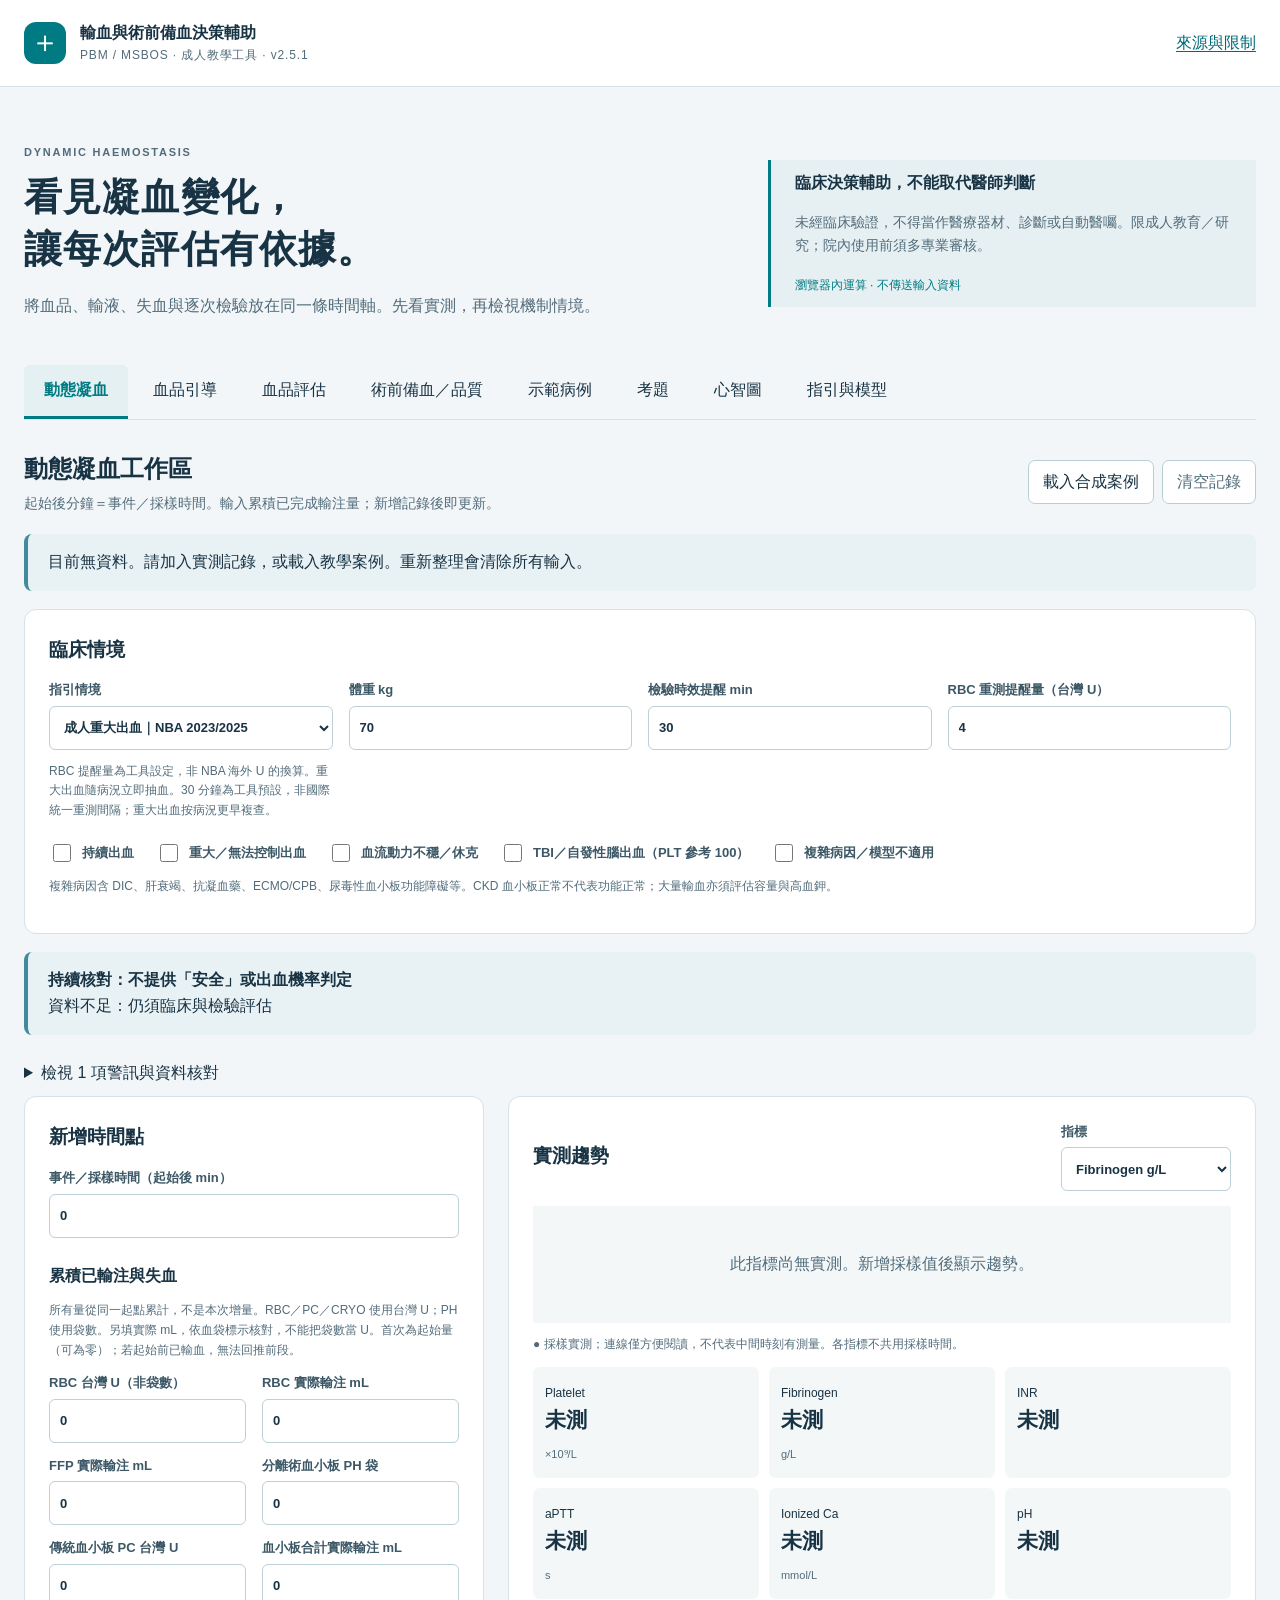
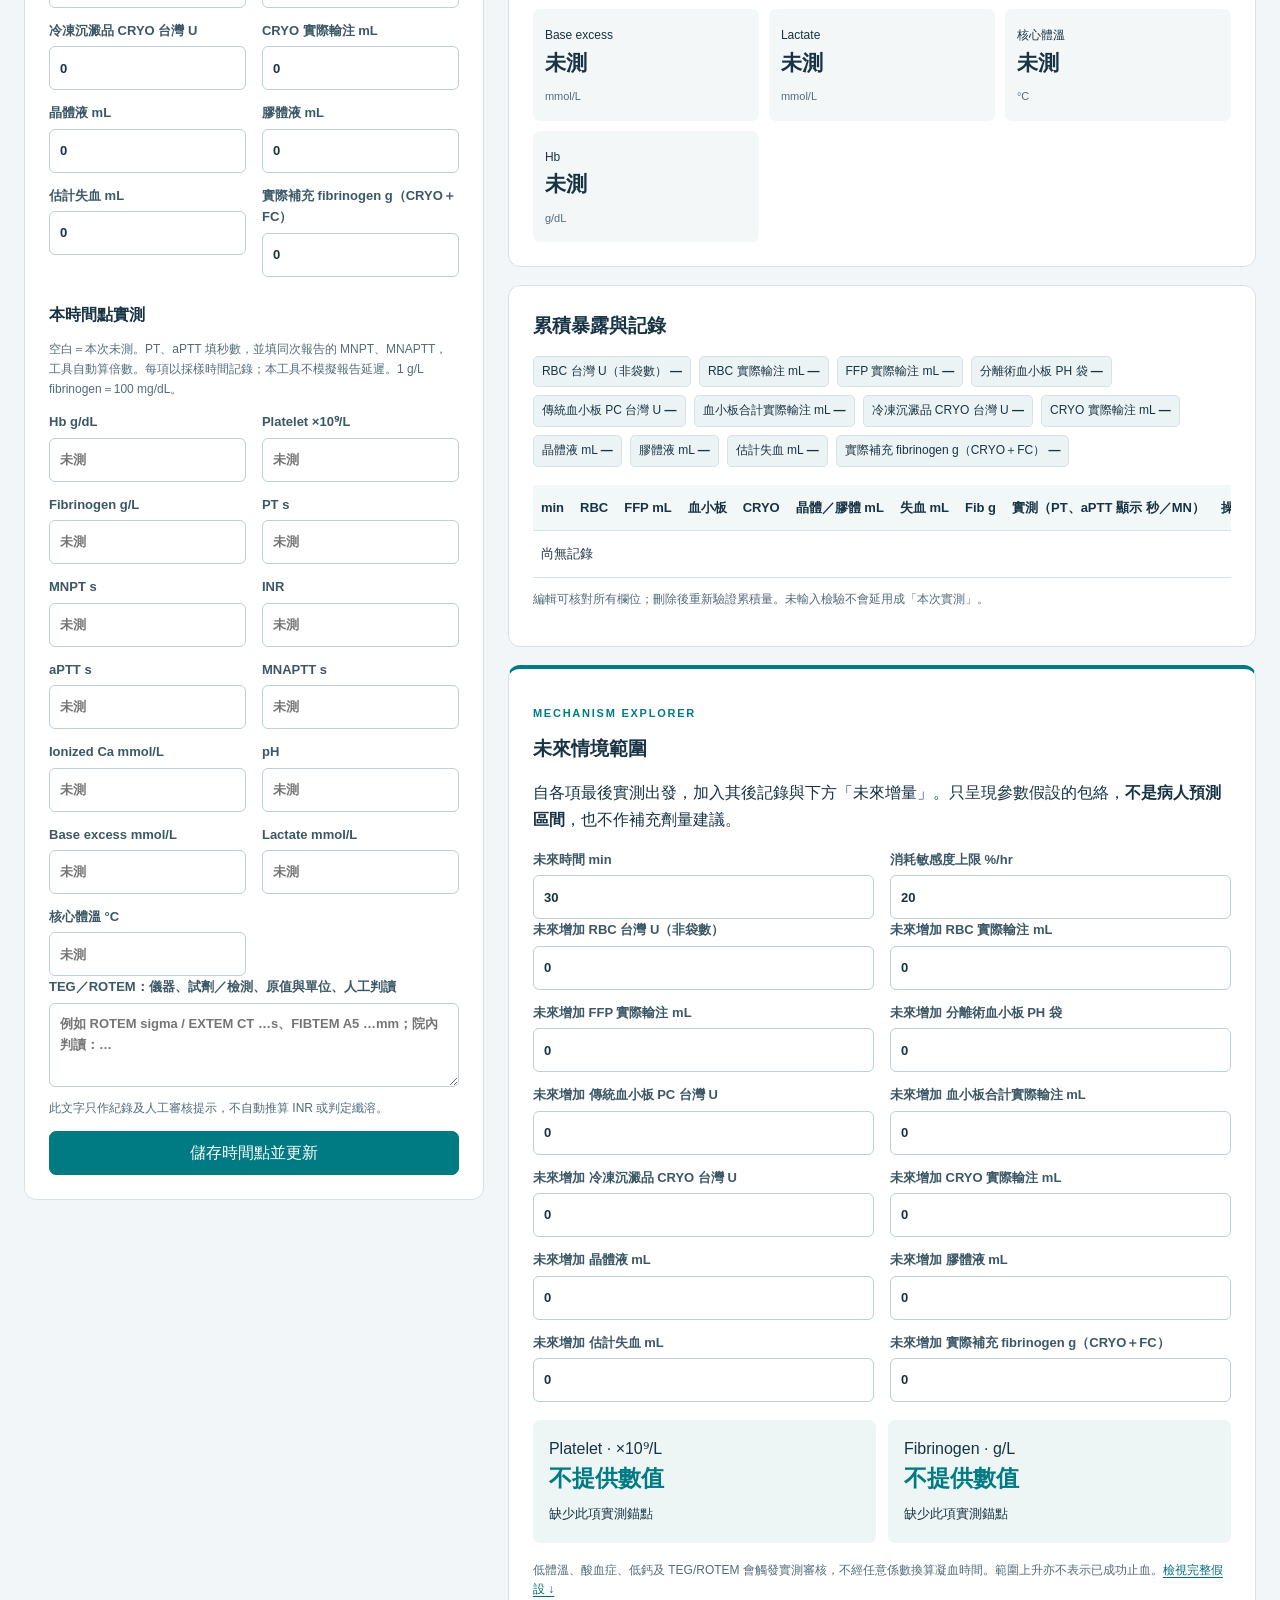
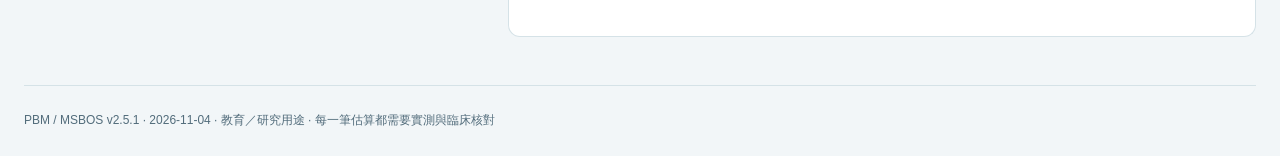
<file: index.html>
<!doctype html><html lang="zh-Hant"><head><meta charset="utf-8"><meta name="viewport" content="width=device-width,initial-scale=1"><meta name="referrer" content="no-referrer"><meta name="description" content="成人輸血與術前備血教學，實測凝血趨勢與具明確假設的情境模擬。"><title>輸血與術前備血決策輔助｜動態凝血</title><link rel="icon" href="data:image/svg+xml,%3Csvg xmlns='http://www.w3.org/2000/svg' viewBox='0 0 32 32'%3E%3Crect width='32' height='32' rx='7' fill='%23007b83'/%3E%3Cpath d='M13 7h6v6h6v6h-6v6h-6v-6H7v-6h6z' fill='%23fff'/%3E%3C/svg%3E"><style>:root{--ink:#183344;--muted:#526c7b;--teal:#007b83;--line:#d5e2e7;--bg:#f2f6f8;--red:#ad3040;--amber:#8c5c16}*{box-sizing:border-box}body{margin:0;background:var(--bg);color:var(--ink);font:16px/1.65 -apple-system,BlinkMacSystemFont,"PingFang TC","Microsoft JhengHei",sans-serif}header{background:#fff;border-bottom:1px solid var(--line);padding:20px max(24px,calc((100vw - 1280px)/2));display:flex;justify-content:space-between;align-items:center;gap:20px}.brand{display:flex;gap:14px;align-items:center}.brand small{display:block;font-size:12px;letter-spacing:.07em;color:var(--muted)}.cross{background:var(--teal);color:white;width:42px;height:42px;text-align:center;font-size:30px;line-height:40px;border-radius:12px}a{color:#006b78;text-underline-offset:3px}main{max-width:1328px;padding:0 24px;margin:auto}.intro{display:grid;grid-template-columns:1.4fr 1fr;gap:60px;padding:45px 0 30px}.intro h1{font-size:38px;line-height:1.35;letter-spacing:.03em;margin:10px 0 18px}.intro p{color:var(--muted);max-width:650px}.intro aside{border-left:3px solid var(--teal);padding:10px 24px;align-self:center;background:#e6f0f2}.intro aside p{font-size:14px}.eyebrow{font-size:11px;letter-spacing:.16em;color:var(--teal);font-weight:750}.tag{font-size:12px;color:var(--teal)}nav{display:flex;gap:5px;border-bottom:1px solid var(--line);margin-bottom:25px;overflow:auto}button,input,select,textarea{font:inherit}button{cursor:pointer;border:1px solid #b8ced6;background:white;border-radius:7px;padding:8px 14px;color:var(--ink);min-height:44px}button:hover{background:#e5f0f3}button.primary{background:var(--teal);border-color:var(--teal);color:white;width:100%}.quiet{color:var(--muted)}.tab{border:0;border-radius:6px 6px 0 0;background:transparent;white-space:nowrap;padding:12px 20px;border-bottom:3px solid transparent}.tab.active{border-bottom-color:var(--teal);color:var(--teal);font-weight:700;background:#e5f0f2}h2{font-size:24px;margin:4px 0}h3{font-size:19px;margin:0 0 14px}h4{margin:25px 0 8px}.section-title{display:flex;justify-content:space-between;gap:16px;align-items:center;margin-bottom:15px}.section-title p{margin:4px 0;color:var(--muted);font-size:14px}.section-title h3{margin:0}.actions{display:flex;gap:8px;flex-shrink:0}.panel{background:#fff;border:1px solid var(--line);border-radius:12px;padding:24px;margin:18px 0;min-width:0}.grid{display:grid;gap:12px 16px}.four{grid-template-columns:repeat(4,minmax(0,1fr))}.two{grid-template-columns:repeat(2,minmax(0,1fr))}label{display:block;font-size:13px;font-weight:650;color:#3c5866}input:not([type=checkbox]),select,textarea{display:block;width:100%;min-width:0;border:1px solid #bdcfd7;border-radius:6px;padding:9px 10px;background:#fff;color:var(--ink);margin:5px 0 0;min-height:44px}textarea{resize:vertical}.checks{display:flex;gap:12px 22px;flex-wrap:wrap;margin:20px 0 8px}.checks label{display:flex;align-items:center;gap:8px}.checks input{accent-color:var(--teal);width:18px;height:18px}.hint{color:var(--muted);font-size:12px;font-weight:400}.notice{background:#e8f1f4;padding:15px 20px;border-radius:8px;border-left:4px solid #438b9c;margin:15px 0}.notice.danger{border-color:var(--red);background:#fff0f1}.notice b{display:block}.signal{border-left:3px solid #d3a15f;padding:10px 14px;margin:8px 0;background:#fbf7ef;font-size:14px}.signal.urgent{border-color:var(--red);background:#fff1f2}.workspace{display:grid;grid-template-columns:minmax(300px,.83fr) minmax(0,1.35fr);gap:24px}.workspace .panel:first-child{margin-top:0}.right{min-width:0}.metrics{display:grid;grid-template-columns:repeat(3,minmax(0,1fr));gap:10px}.metric{padding:12px;background:#f3f7f8;border-radius:7px}.metric strong{display:block;font-size:21px;font-family:ui-monospace,monospace}.metric small{font-size:11px;color:var(--muted)}.metric span{font-size:12px}.totals{display:flex;gap:8px;flex-wrap:wrap;font-size:12px;margin-bottom:18px}.totals span{background:#ecf3f5;border:1px solid var(--line);padding:5px 8px;border-radius:5px}.scroll{overflow:auto;max-width:100%}table{border-collapse:collapse;width:100%;font-size:13px}th,td{text-align:left;padding:12px 8px;border-bottom:1px solid var(--line);vertical-align:top}th{background:#f2f7f8;white-space:nowrap}td button{font-size:12px;padding:4px 8px}.scenario{border-top:4px solid var(--teal)}.range{display:grid;grid-template-columns:1fr 1fr;gap:12px;margin:18px 0}.range div{background:#edf5f5;padding:16px;border-radius:7px}.range strong{font-size:23px;display:block;font-family:ui-monospace,monospace;color:var(--teal)}.error{color:var(--red);font-weight:650;margin:12px 0}svg{display:block;width:100%;height:auto;max-height:260px}.chart-empty{padding:45px 15px;text-align:center;background:#f3f7f8;color:var(--muted)}.danger-title{color:var(--red)}footer{font-size:12px;color:var(--muted);border-top:1px solid var(--line);padding:25px 0;margin-top:30px}button:focus-visible,input:focus-visible,select:focus-visible,textarea:focus-visible,a:focus-visible{outline:3px solid #009ba3;outline-offset:3px}[hidden]{display:none!important}ul{padding-left:22px}li{margin:8px 0}#sources td{min-width:170px}#sources td:nth-child(2){min-width:280px}#qualityResult{margin-top:15px}.pane{scroll-margin-top:20px}.metric.flag{background:#fff0f1;box-shadow:inset 3px 0 0 var(--red)}.metric.flag strong{color:var(--red)}.ok{color:var(--teal);font-size:13px;margin:0 0 12px}.ok:empty,.error:empty{display:none}td.labs{min-width:230px}td.labs small{display:block;color:var(--muted);margin-top:4px}td.ops{white-space:nowrap}details>summary{cursor:pointer;min-height:44px;padding:10px 0}details.records>summary h3{display:inline;margin:0}#qualityForm>button{margin-top:14px}.sched{max-height:620px;margin-top:14px}.sched th{position:sticky;top:0;z-index:1}.sched th:nth-child(n+3):not(:last-child),.sched td.src{text-align:center;white-space:normal;min-width:58px}.sched td.src{font-family:ui-monospace,monospace}.sched td small{display:block;color:var(--muted);font-size:11px}.sched td b{font-size:15px}.sched td.rec{background:#edf5f5;min-width:128px}.sched td.rec.cm b{color:var(--teal)}.sched td.rec.few b{color:var(--muted);font-weight:500}.differ{display:block;font-style:normal;color:var(--amber);font-size:11px;margin-top:2px}.tag-pill{font-size:12px;background:#e5f0f2;color:var(--teal);padding:3px 9px;border-radius:99px;white-space:nowrap}.primary-inline{background:var(--teal);border-color:var(--teal);color:#fff}.primary-inline:hover{background:#00666d}.case details{margin-top:10px}.case-step{margin:10px 0;font-size:15px}.case-step b{display:block}.quiz-bar{display:flex;flex-wrap:wrap;gap:12px;justify-content:space-between;align-items:center;margin:14px 0}.quiz-bar button.active{background:var(--teal);border-color:var(--teal);color:#fff}.quiz-head{margin:0 0 8px;font-size:13px;color:var(--muted)}.quiz-opts{display:grid;grid-template-columns:repeat(2,minmax(0,1fr));gap:8px}.quiz-opts button{text-align:left}.quiz-opts button:disabled{cursor:default;color:var(--ink);opacity:1}.quiz-opts button.right{background:#e3f4ea;border-color:#2e7d4f;font-weight:700}.quiz-opts button.wrong{background:#fff0f1;border-color:var(--red)}.signal.good{border-color:#2e7d4f;background:#eef8f2}.mm-root{display:inline-block;background:var(--teal);color:#fff;font-weight:700;padding:8px 16px;border-radius:8px;margin:6px 0 14px}.mm-top{display:flex;flex-wrap:wrap;gap:10px;justify-content:space-between;align-items:center;margin-bottom:14px}.mm-top .mm-root{margin:0}.mm-tree{display:grid;grid-template-columns:repeat(auto-fit,minmax(320px,1fr));gap:14px;align-items:start}.mm-branch{background:#fff;border:1px solid var(--line);border-left:5px solid var(--mm);border-radius:10px;padding:16px 18px}.mm-branch h3{margin:0}.mm-head{display:flex;width:100%;justify-content:space-between;align-items:center;gap:10px;border:0;background:none;padding:0;color:var(--mm);font-weight:700;text-align:left}.mm-head:hover{background:none}.mm-head>span:first-child::before{content:"▾";display:inline-block;width:1.2em;transition:transform .15s}.mm-head[aria-expanded=false]>span:first-child::before{transform:rotate(-90deg)}.mm-count{font-size:12px;font-weight:400;color:var(--muted);white-space:nowrap}.mm-branch ul{margin:8px 0 0;padding-left:18px;font-size:14px}.mm-tag{font-size:11px;color:var(--muted);border:1px solid var(--line);border-radius:4px;padding:0 4px;white-space:nowrap}.guide-grid{display:grid;grid-template-columns:minmax(0,1fr) minmax(0,1fr);gap:20px;align-items:start}.guide-grid>.panel{margin:0}.guide-out{position:sticky;top:12px;max-height:calc(100vh - 24px);overflow:auto;padding-right:4px}.guide-out h3{margin:0 0 10px}.guide-out h3:not(:first-child){margin-top:18px}#guideForm h3{margin-top:20px}#guideForm h3:first-child{margin-top:0}.g-states{display:grid;gap:8px;margin-bottom:14px}.g-states label{display:flex;gap:10px;align-items:center;border:1px solid var(--line);border-radius:8px;padding:10px 12px;min-height:44px;font-size:15px;cursor:pointer}.g-states input[type=radio]{width:18px;height:18px;min-height:0;margin:0;flex:none;accent-color:var(--teal)}.g-states label:has(input:checked){border-color:var(--teal);background:#e5f0f2}.g-actions{margin:8px 0}.g-card{background:#fff;border:1px solid var(--line);border-left:5px solid #9fb2bc;border-radius:9px;padding:12px 14px;margin-bottom:10px}.g-card.give{border-left-color:var(--teal)}.g-card.consider{border-left-color:#c58a2e}.g-card.need{border-left-color:var(--red)}.g-head{display:flex;justify-content:space-between;gap:10px;align-items:center}.g-status{font-size:12px;padding:2px 8px;border-radius:99px;background:#eef2f4;white-space:nowrap}.give .g-status{background:#dcefef;color:#00666d;font-weight:700}.consider .g-status{background:#fbf0dc;color:var(--amber)}.need .g-status{background:#fff0f1;color:var(--red)}.g-card p{margin:5px 0}.g-ratio{font-weight:700;color:var(--teal);margin:10px 0 0}.g-ratio:empty{display:none}.g-title{font-size:14px;color:var(--muted)}.g-dose{font-weight:700;font-size:15px}.g-why{font-size:13px}.g-caution{font-size:13px;color:var(--amber)}.g-sources{display:flex;flex-wrap:wrap;gap:4px 12px;font-size:12px;color:var(--muted)}.g-sources b{color:var(--ink)}.linkish{border:0;background:none;color:#006b78;text-decoration:underline;padding:0 0 0 6px;min-height:0;font-size:inherit}@media(max-width:900px){.guide-grid{grid-template-columns:1fr}.guide-out{position:static;max-height:none;overflow:visible}.four{grid-template-columns:repeat(2,minmax(0,1fr))}.workspace{grid-template-columns:1fr}.intro{gap:24px}.intro h1{font-size:30px}.metrics{grid-template-columns:repeat(4,minmax(0,1fr))}}@media(max-width:560px){.quiz-opts{grid-template-columns:1fr}.mm-tree{grid-template-columns:1fr}.sched{max-height:none}.sched thead{display:none}.sched table,.sched tbody{display:block;width:100%}.sched tr{display:grid;grid-template-columns:repeat(4,1fr);gap:2px 6px;border-bottom:2px solid var(--line);padding:8px 0}.sched td{border:0;padding:5px 0;display:block}.sched td:first-child,.sched td.rec,.sched td.ops{grid-column:1/-1}.sched td.rec{padding:8px 10px;border-radius:6px}.sched td.src{min-width:0;text-align:left;font-size:13px}.sched td.src::before{content:attr(data-label);display:block;font-size:10px;line-height:1.3;color:var(--muted);font-family:inherit}main{padding:0 14px}header{padding:15px;align-items:flex-start}header>a{font-size:12px;white-space:nowrap}.brand strong{font-size:14px}.cross{display:none}.intro{display:block;padding:25px 0 15px}.intro h1{font-size:29px}.intro aside{margin-top:22px;padding:15px}.panel{padding:18px;border-radius:9px}.section-title{align-items:flex-start;flex-direction:column}.actions{width:100%;flex-wrap:wrap}.metrics{grid-template-columns:repeat(2,minmax(0,1fr))}.four{grid-template-columns:1fr}.two{gap:12px}.range{grid-template-columns:1fr}.tab{padding:10px 14px;font-size:14px}.checks{gap:12px}.intro p{font-size:14px}h2{font-size:21px}#sources td{font-size:12px}}

.three{grid-template-columns:repeat(3,minmax(0,1fr))}@media(max-width:560px){.three{grid-template-columns:1fr}}
</style></head><body>
<header><div class="brand"><span class="cross">＋</span><div><strong>輸血與術前備血決策輔助</strong><small>PBM / MSBOS · 成人教學工具 · v2.5.1</small></div></div><a href="#sources">來源與限制</a></header>
<main><div class="intro"><div><p class="eyebrow">DYNAMIC HAEMOSTASIS</p><h1>看見凝血變化，<br>讓每次評估有依據。</h1><p>將血品、輸液、失血與逐次檢驗放在同一條時間軸。先看實測，再檢視機制情境。</p></div><aside><b>臨床決策輔助，不能取代醫師判斷</b><p>未經臨床驗證，不得當作醫療器材、診斷或自動醫囑。限成人教育／研究；院內使用前須多專業審核。</p><span class="tag">瀏覽器內運算 · 不傳送輸入資料</span></aside></div>
<nav aria-label="功能"><button class="tab active" data-tab="dynamic">動態凝血</button><button class="tab" data-tab="guide">血品引導</button><button class="tab" data-tab="products">血品評估</button><button class="tab" data-tab="msbos">術前備血／品質</button><button class="tab" data-tab="cases">示範病例</button><button class="tab" data-tab="quiz">考題</button><button class="tab" data-tab="map">心智圖</button><button class="tab" data-tab="sources">指引與模型</button></nav>
<section id="dynamic" class="pane">
<div class="section-title"><div><h2>動態凝血工作區</h2><p>起始後分鐘＝事件／採樣時間。輸入累積已完成輸注量；新增記錄後即更新。</p></div><div class="actions"><button id="demo">載入合成案例</button><button id="clear" class="quiet">清空記錄</button></div></div>
<div id="mode" class="notice">目前無資料。請加入實測記錄，或載入教學案例。重新整理會清除所有輸入。</div>
<div class="panel"><h3>臨床情境</h3><div class="grid four"><label>指引情境<select id="context"><option value="nba">成人重大出血｜NBA 2023/2025</option><option value="trauma">創傷｜European 2023</option><option value="peri">一般術中出血｜Anaesthetists 2025</option><option value="obstetric">產科出血｜Anaesthetists 2025</option></select></label><label>體重 kg<input id="weight" type="number" value="70" min="40" max="150"></label><label>檢驗時效提醒 min<input id="stale" type="number" value="30" min="5" max="120"></label><label>RBC 重測提醒量（台灣 U）<input id="repeatTwU" type="number" value="4" min="1" max="20" step="1"></label><div class="hint">RBC 提醒量為工具設定，非 NBA 海外 U 的換算。重大出血隨病況立即抽血。30 分鐘為工具預設，非國際統一重測間隔；重大出血按病況更早複查。</div></div><div class="checks"><label><input id="active" type="checkbox">持續出血</label><label><input id="major" type="checkbox">重大／無法控制出血</label><label><input id="shock" type="checkbox">血流動力不穩／休克</label><label><input id="tbi" type="checkbox">TBI／自發性腦出血（PLT 參考 100）</label><label><input id="complex" type="checkbox">複雜病因／模型不適用</label></div><p class="hint">複雜病因含 DIC、肝衰竭、抗凝血藥、ECMO/CPB、尿毒性血小板功能障礙等。CKD 血小板正常不代表功能正常；大量輸血亦須評估容量與高血鉀。</p></div>
<div id="risk" role="status" aria-live="polite"></div>
<div class="workspace"><div><form id="recordForm" class="panel"><div class="section-title"><h3 id="formTitle">新增時間點</h3><button type="button" id="cancelEdit" hidden>取消編輯</button></div><label>事件／採樣時間（起始後 min）<input name="t" type="number" min="0" max="10080" value="0" required></label><h4>累積已輸注與失血</h4><p class="hint">所有量從同一起點累計，不是本次增量。RBC／PC／CRYO 使用台灣 U；PH 使用袋數。另填實際 mL，依血袋標示核對，不能把袋數當 U。首次為起始量（可為零）；若起始前已輸血，無法回推前段。</p><div id="exposureFields" class="grid two"></div><h4>本時間點實測</h4><p class="hint">空白＝本次未測。PT、aPTT 填秒數，並填同次報告的 MNPT、MNAPTT，工具自動算倍數。每項以採樣時間記錄；本工具不模擬報告延遲。1 g/L fibrinogen＝100 mg/dL。</p><div id="labFields" class="grid two"></div><label>TEG／ROTEM：儀器、試劑／檢測、原值與單位、人工判讀<textarea name="vem" rows="3" maxlength="1500" placeholder="例如 ROTEM sigma / EXTEM CT …s、FIBTEM A5 …mm；院內判讀：…"></textarea></label><p class="hint">此文字只作紀錄及人工審核提示，不自動推算 INR 或判定纖溶。</p><div id="formError" class="error" role="alert"></div><div id="formOk" class="ok" role="status"></div><button class="primary" type="submit">儲存時間點並更新</button></form></div>
<div class="right"><div class="panel"><div class="section-title"><h3>實測趨勢</h3><label>指標<select id="trendMetric"></select></label></div><div id="chart"></div><p class="hint">● 採樣實測；連線僅方便閱讀，不代表中間時刻有測量。各指標不共用採樣時間。</p><div id="latest" class="metrics"></div></div><div class="panel"><h3>累積暴露與記錄</h3><div id="totals" class="totals"></div><div class="scroll" tabindex="0" aria-label="時間序列表"><table><thead><tr><th>min</th><th>RBC</th><th>FFP mL</th><th>血小板</th><th>CRYO</th><th>晶體／膠體 mL</th><th>失血 mL</th><th>Fib g</th><th>實測（PT、aPTT 顯示 秒／MN）</th><th>操作</th></tr></thead><tbody id="history"></tbody></table></div><p class="hint">編輯可核對所有欄位；刪除後重新驗證累積量。未輸入檢驗不會延用成「本次實測」。</p></div>
<div class="panel scenario"><p class="eyebrow">MECHANISM EXPLORER</p><h3>未來情境範圍</h3><p>自各項最後實測出發，加入其後記錄與下方「未來增量」。只呈現參數假設的包絡，<b>不是病人預測區間</b>，也不作補充劑量建議。</p><div class="grid two"><label>未來時間 min<input id="horizon" type="number" min="0" max="60" value="30"></label><label>消耗敏感度上限 %/hr<input id="consume" type="number" min="0" max="50" value="20"></label></div><div id="planFields" class="grid two"></div><div id="simulation" aria-live="polite"></div><p class="hint">低體溫、酸血症、低鈣及 TEG/ROTEM 會觸發實測審核，不經任意係數換算凝血時間。範圍上升亦不表示已成功止血。<a href="#model">檢視完整假設 ↓</a></p></div></div></div>
</section>
<section id="guide" class="pane" hidden><h2>血品與備血引導</h2><p>依序選擇病人狀況、填入實測值與預計術式，結果會即時列出適合的血品、台灣規格的參考劑量與術前預備血量。</p><div class="notice danger"><b>參考劑量，不是醫囑</b>由醫師依病況決定，並依本院血庫規格與流程核定。重大出血不要等本頁，先啟動大量輸血流程。未經臨床驗證。</div><div class="guide-grid"><form id="guideForm" class="panel" autocomplete="off"><h3>1. 病人現在的狀況</h3><div class="g-states"><label><input type="radio" name="g-state" value="stable" checked>穩定、沒有出血</label><label><input type="radio" name="g-state" value="bleeding">持續出血</label><label><input type="radio" name="g-state" value="major">重大出血／休克</label></div><div class="grid two"><label>情境<select id="g-context"><option value="general">一般</option><option value="trauma">創傷</option><option value="obstetric">產科</option></select></label><label>體重 kg<input id="g-weight" type="number" min="30" max="200" step="any" value="60"></label></div><div data-g-show="stable" class="grid two"><label>RBC 情境<select id="g-rbcCase"><option value="general">一般穩定住院（Hb &lt;7）</option><option value="cardiac">心臟手術（Hb &lt;7.5）</option><option value="cvd">骨科手術／心血管病（Hb &lt;8）</option><option value="ami">急性心肌梗塞（Hb &lt;10，條件性）</option></select></label><label>接下來的處置（血小板參考值）<select id="g-platProc"><option value="none">沒有處置，預防出血（&lt;10）</option><option value="marrow">造血功能不足（&lt;20）</option><option value="line">中心靜脈導管、骨髓切片（&lt;20）</option><option value="lp">腰椎穿刺（&lt;40）</option><option value="major">大手術（&lt;50）</option><option value="epidural">硬膜外導管（&lt;80）</option><option value="neuro">中樞神經、眼球手術（&lt;100）</option></select></label></div><div class="checks"><label data-g-show="stable"><input id="g-symptoms" type="checkbox">貧血症狀或缺血</label><label data-g-show="stable"><input id="g-invasive" type="checkbox">將接受侵襲性處置</label><label data-g-show="bleeding"><input id="g-hemo" type="checkbox">血壓脈搏改變，或失血 &gt;15%</label><label data-g-show="bleeding"><input id="g-neuro" type="checkbox">腦、肺、眼出血或 TBI</label><label data-g-show="bleeding"><input id="g-pltFn" type="checkbox">血小板功能異常</label><label><input id="g-warfarin" type="checkbox">使用 warfarin</label><label><input id="g-liver" type="checkbox">肝病</label><label><input id="g-ttpHit" type="checkbox">TTP／HIT</label><label><input id="g-itp" type="checkbox">ITP</label><label><input id="g-taco" type="checkbox">循環超載風險</label><label><input id="g-complex" type="checkbox">其他複雜病因（DIC、ECMO 等）</label></div><h3>2. 最新實測值</h3><p class="hint">留白表示未測，不會當成正常。</p><div class="actions g-actions"><button type="button" id="guideLoad">帶入動態工作區最新值</button><button type="button" id="guideClear" class="quiet">清空</button></div><p id="guideLoadMsg" class="hint" role="status"></p><div class="grid two"><label>Hb g/dL<input id="g-hb" type="number" step="any" min="0" max="30"></label><label>血小板 ×10⁹/L<input id="g-plt" type="number" step="any" min="0" max="2000"></label><label>Fibrinogen g/L<input id="g-fib" type="number" step="any" min="0" max="20"></label><label>INR<input id="g-inr" type="number" step="any" min="0" max="30"></label><label>PT 秒<input id="g-pt" type="number" step="any" min="0" max="300"></label><label>MNPT 秒<input id="g-mnpt" type="number" step="any" min="0" max="100"></label><label>aPTT 秒<input id="g-aptt" type="number" step="any" min="0" max="500"></label><label>MNAPTT 秒<input id="g-mnaptt" type="number" step="any" min="0" max="200"></label><label>iCa mmol/L<input id="g-ica" type="number" step="any" min="0" max="3"></label></div><p id="g-ratio" class="g-ratio" role="status"></p><p class="hint">倍數＝秒數 ÷ 同一份報告的 MNPT 或 MNAPTT，由工具計算。NBA 原文以參考值上限（ULN）為分母；MN 較低，判讀會比 ULN 早提示。</p><h3>3. 預計接受的術式</h3><label>術式<select id="g-surgery"><option value="">沒有手術／尚未決定</option></select></label><div class="checks"><label><input id="g-antibody" type="checkbox">不規則抗體／配血困難</label><label><input id="g-remoteBank" type="checkbox">血品無法快速取得</label><label><input id="g-redo" type="checkbox">再次手術／預期沾黏</label></div></form><div class="guide-out"><h3>血品建議</h3><div id="guideBanners"></div><div id="guideResult" aria-live="polite"></div><h3>術前預備血量</h3><div id="guidePrep" aria-live="polite"></div></div></div></section><section id="products" class="pane" hidden><h2>血品評估與再評估</h2><p>沿用動態工作區的最新實測與臨床情境。重大出血期間 Hb 可延遲反映失血，不能套穩定病人單一閾值。</p><div class="panel" id="taiwanProducts"><h3>台灣血品規格與單位核對</h3><p>血袋標示與本院血庫資料優先。下列是國內院所公開資料的規格參考，非每袋固定體積或全國統一包裝。查核：2026-11-03。</p><div class="scroll"><table><thead><tr><th>血品</th><th>台灣計量與參考規格</th><th>網站使用方式</th></tr></thead><tbody><tr><td>紅血球濃厚液／減白 RBC</td><td>常規 1 U 以 250 mL 全血製備；減白成品體積參考約 110–185 mL/U。袋標可能為 1 U 或 2 U。</td><td>輸入台灣 U，另記實際輸注 mL；不預設 280 mL/U。</td></tr><tr><td>新鮮冷凍血漿 FFP</td><td>參考 1 U 約 80–140 mL；2 U 約 170–250 mL，依袋標。</td><td>模型採實際 mL；不能一律把一袋視為 1 U 或 250 mL。</td></tr><tr><td>分離術血小板 PH／減白 PH</td><td>1 袋參考約 200–300 mL、約 3×10¹¹ 血小板。</td><td>記袋數與合計實際 mL；PH 1 袋不等於傳統 PC 1 U。</td></tr><tr><td>傳統血小板濃厚液 PC</td><td>1 U 由 250 mL 全血製備；參考約 30–40 mL，含 &gt;2.75×10¹⁰ 血小板。供應需洽血庫。</td><td>另記台灣 U，不硬設 12 U PC＝每袋 PH 的精確含量。</td></tr><tr><td>冷凍沉澱品 CRYO</td><td>參考 2 U 約 20–30 mL；纖維蛋白原有最低含量規格，並非每 U 固定含量。</td><td>分別記台灣 U、實際 mL、血庫核對之 fibrinogen g；不能用最低含量推定實際補充量。</td></tr></tbody></table></div><p class="hint">規格來源：<a href="https://wd.vghtpe.gov.tw/manage/upload/cabfile/f_20230104093058480.pdf" target="_blank" rel="noopener">臺北榮總血液成分使用準則（111-11-24 核定，頁1–2）</a>；<a href="https://www.cych.org.tw/lab/14_%E8%A1%80%E5%BA%AB%E4%BD%9C%E6%A5%AD/bloodbank_FAQ.htm" target="_blank" rel="noopener">嘉基血庫血液成分資料</a>。日期較早的資料僅作產品參考，不作目前國際適應症來源。</p><h4>袋標換算小工具</h4><p class="hint">依手上同規格血袋標示填寫，不預設每袋單位或體積；不同規格須分批計算。結果僅供核對，不會自動填入已完成輸注量。</p><div class="grid three"><label>袋數<input id="twBags" type="number" min="0" step="1"></label><label>袋標：台灣 U／袋<input id="twUnitsPerBag" type="number" min="0" step="any"></label><label>袋標：mL／袋<input id="twMlPerBag" type="number" min="0" step="any"></label></div><div id="twConversion" class="notice" aria-live="polite">請填袋數、每袋台灣 U 及每袋 mL。</div></div><div class="panel"><label>穩定成人 RBC 情境<select id="rbcContext"><option value="general">一般穩定住院成人（Hb &lt;7）</option><option value="cardiac">心臟手術（可採 &lt;7.5）</option><option value="cvd">骨科手術／既有心血管病（可採 &lt;8）</option><option value="ami">急性心肌梗塞（2025 條件性 &lt;10）</option></select></label><div id="rbcResult" class="notice"></div><div id="productSignals"></div><h3>人工確認清單</h3><ul><li>先找出血源並止血，核對病人、血型／不規則抗體、相容性與輸注反應。</li><li>凝血因子不足評估 FFP；低 fibrinogen 評估冷沉澱／濃縮製劑；低血小板或功能障礙需依病因判斷。不能只追求 INR 正常。</li><li>MTP 依本院包組與血品規格啟動；取得檢驗後依止血效果及目標導向調整，不由此模型自動開立。</li><li>補充後重測 CBC、PT/INR、aPTT、fibrinogen、iCa／血氣、核心體溫；需要時由受訓人員判讀 TEG/ROTEM。</li><li>CKD／心衰竭須評估 TACO、高血鉀與速率；腎移植候選者須衡量致敏風險，但不能因此延誤救命輸血。</li></ul><p>依病人狀況選血品與劑量，請用「血品引導」分頁。血品增量與袋數依產品及持續消耗而異。台灣 RBC 1 U 不等同美國常用 1 U，不能保證增加 Hb 1 g/dL。PH 1 袋不等同 PC 1 U；產品含量與規格依本院血庫及袋標確認。</p></div></section>
<section id="msbos" class="pane" hidden><h2>術前備血與品質工作表</h2><div class="notice danger"><b>建議值是本工具綜整，不是權威機構建議</b>查無國際權威機構公布通用的術式備血量；下表 8 份皆為單一醫院或醫療體系的表。建議值未經院內資料驗證，須由輸血委員會核定後才能使用，不是醫囑。</div><div class="panel"><div class="section-title"><h3>術式備血比對與建議</h3><span id="schedCount" class="hint" role="status"></span></div><div class="grid two"><label>搜尋術式（中英文）<input id="schedQuery" type="search" placeholder="例如 全膝、Whipple、CABG"></label><label>科別<select id="schedCat"><option value="">全部科別</option></select></label></div><div class="scroll sched" tabindex="0" aria-label="術式備血比對表"><table><thead><tr><th>術式</th><th>建議（台灣 U）</th><th>Hopkins 2025</th><th>UPMC 2022</th><th>Toledo 2026</th><th>N Bristol 2018</th><th>Worcs 2024</th><th>HTAA 2025</th><th>ISBT 範例</th><th>UKMMC 2019</th><th>操作</th></tr></thead><tbody id="schedBody"></tbody></table></div><p class="hint"><b>建議值規則：</b>取有列該術式之來源的中位數，T&amp;S 與「無」算 0、範圍取中點；中位數為 0 建議 T&amp;S，否則進位成整袋後換算台灣 U；少於 3 份來源不給值。各來源權重相同，未加權；英國與馬來西亞各有 2 份。<b>來源欄為原表單位</b>（海外 U 或 pint），視為一次 450–500 mL 捐血，約等於台灣一袋 2 U。此換算為工具假設，只用於本欄比較；實際開單依本院血袋規格與血庫。「無」表示不例行備血，不代表不可能輸血；英國兩院的 G&amp;S 仰賴快速發血流程。</p><p class="hint"><b>使用限制：</b>T&amp;S 建議的前提是抗體篩檢陰性且血品能很快取得，做不到的院區應提高備血。抗體陽性、術前貧血、抗血栓藥物、再次手術或腔鏡轉開腹須個別評估。限成人擇期手術；術式由本工具依名稱配對，各表分類不完全相同，例如 Hopkins 的 Open hip 對應再置換、脊椎融合骨科 4 U、神經外科 2 U。腔鏡或機器手臂版本常低於上表。緊急失血依大量輸血流程，不依此表。</p><ul class="hint"><li><a href="https://anesthesiology.hopkinsmedicine.org/wp-content/uploads/2025/04/Blood-Order-Schedule-Adult-4-10-25.pdf" target="_blank" rel="noopener">Johns Hopkins 成人 Surgical Blood Order Schedule（2025-04-08 更新）</a>，方法見 <a href="https://pmc.ncbi.nlm.nih.gov/articles/PMC4165815/" target="_blank" rel="noopener">Frank 2014</a>。</li><li><a href="https://dam.upmc.com/-/media/upmc/services/south-central-pa/surgery/blood-usage-schedule.pdf?la=en&amp;rev=745bd8bc97b74678ae08e5288a4d4dc7&amp;hash=A7BE524E5D3FF616D438F07B4279723F" target="_blank" rel="noopener">UPMC 賓州中南區</a>（2022 年用血資料；≤5% 不備、5–25% T&amp;S、&gt;25% 配血中位數）。</li><li><a href="https://www.utoledo.edu/policies/utmc/bloodbank/pdfs/3364-108-308.pdf" target="_blank" rel="noopener">University of Toledo Medical Center</a>（2026-07 生效）。</li><li><a href="https://www.nbt.nhs.uk/sites/default/files/%E2%80%8BMaximum%20Surgical%20Blood%20Ordering%20Schedule.pdf" target="_blank" rel="noopener">North Bristol NHS Trust</a>（2018；2020 已到複審期）、<a href="https://apps.worcsacute.nhs.uk/KeyDocumentPortal/Home/DownloadFile/1585" target="_blank" rel="noopener">Worcestershire Acute Hospitals</a>（2024-09 核定）。</li><li><a href="https://portal.appshtaa.moh.gov.my/images/ProfilJabatan/Transfusi/Penerbitan/MSBOS_HTAA.pdf" target="_blank" rel="noopener">馬來西亞 HTAA 第二版（2025）</a>、<a href="https://hctm.ukm.my/makmal/wp-content/uploads/2020/10/2-MSBOS-ed.5.pdf" target="_blank" rel="noopener">UKMMC 第 5 版（2019）</a>：皆為單一醫院，後者修訂自該國國家血液中心指引。</li><li><a href="https://www.isbtweb.org/resource/en-2015-maximal-surgical-blood-ordering-schedule-msbos-pdf.html" target="_blank" rel="noopener">ISBT 網站收錄文件（2015 上架）</a>：教材附錄的單院範例，不是 ISBT 建議。</li></ul></div><details class="panel records"><summary><h3>來源原文查詢（Hopkins、HTAA 共 68 筆）</h3></summary><div class="grid two"><label>術式／關鍵字<input id="surgerySearch" placeholder="例如 腎、瘻管、AVF、TURP、剖腹產"></label><label>科別<select id="specialtyFilter"><option value="">全部科別</option></select></label></div><p class="hint">N／No Sample：該院不例行採檢，不代表不可能輸血；T/S、GSH：血型及抗體篩檢；T/C：交叉配血。本查詢表海外 U、pint／pints 均保留原文，不換算本院 RBC U。部分術式在不同科別／院所有不同方案，請核對來源分類。</p><p id="surgeryCount" role="status"></p><div class="scroll" tabindex="0" aria-label="術式備血參考表" style="max-height:540px"><table><thead><tr><th>科別</th><th>術式</th><th>台灣備血狀態／來源對照</th><th>來源／版本／位置</th><th>選取</th></tr></thead><tbody id="surgeryRows"></tbody></table></div></details><div class="panel"><h3>備血核對</h3><div id="referenceResult" class="notice" aria-live="polite">請從上方表格帶入術式；帶入後仍需另外填寫本院核定備血方案。</div><div class="grid two"><label>術式（不輸入病人身分）<input id="surgery" maxlength="100" placeholder="填寫術式"></label><label>本院核定備血類別<select id="prep"><option value="">尚未核定／待血庫確認</option><option>N：不例行備血</option><option>T&amp;S：血型與抗體篩檢</option><option>T&amp;C：交叉配血</option></select></label><label>本院核定 RBC 備血（台灣 U）<input id="prepUnits" type="number" min="0" max="30" step="1"></label></div><div class="checks"><label><input id="antibody" type="checkbox">不規則抗體／配血困難</label><label><input id="anemia" type="checkbox">貧血／出血風險升高</label></div><div id="prepResult" class="notice"></div><p>手術急迫性、手術醫師預估失血、既有 Hb、血品到位時間及可用血庫資源均須個別評估。N 不等於任何情況都不用輸血。</p></div><form id="qualityForm" class="panel"><h3>同術式、同期間、同族群的用血品質</h3><div class="grid four"><label>手術總人次<input name="cases" type="number" min="0" step="1" required></label><label>交叉配血人次<input name="xm" type="number" min="0" step="1" required></label><label>受血人次<input name="recipients" type="number" min="0" step="1" required></label><label>交叉配血 RBC 台灣 U<input name="cross" type="number" min="0" step="1" required></label><label>實際輸注 RBC 台灣 U<input name="used" type="number" min="0" step="1" required></label></div><button type="submit">計算品質指標</button><div id="qualityResult" role="status"></div><p class="hint">C:T＝配血 U／輸注 U；TP＝受血人次／配血人次；TI＝輸注 U／配血人次（Mead 定義，分母不是手術人次）；利用率＝輸注／配血 U。TI 海外參考 ≥0.5 以海外 U 計，台灣 U 約加倍（工具假設）。常用參考與 1.5×TI 見 <a href="https://pmc.ncbi.nlm.nih.gov/articles/PMC13712241/" target="_blank" rel="noopener">Cureus 2026</a>、<a href="https://pmc.ncbi.nlm.nih.gov/articles/PMC12614691/" target="_blank" rel="noopener">Asian J Transfus Sci 2025</a>，兩者皆為引用原準則的單中心研究，參考值略有差異；紅框僅表示未達常用參考，案例數少時不穩定。急用未交叉配血輸注不應混入此分母，需另案分析。</p></form></section>
<section id="cases" class="pane" hidden><h2>示範病例</h2><p>8 例依「看狀況、選血品、算劑量、定預備血量」設計。先自己想該給什麼、給多少，再展開分析；「帶入血品引導」會把數值填入引導分頁核對。人物與數值皆為教學虛構。</p><div id="caseList"></div></section><section id="quiz" class="pane" hidden><h2>考題</h2><p>基礎 10 題、高階 10 題，選答後立即顯示解析。作答只留在此分頁，不會儲存。</p><div class="quiz-bar"><div class="actions"><button type="button" data-level="all">全部 20</button><button type="button" data-level="basic">基礎 10</button><button type="button" data-level="adv">高階 10</button><button type="button" id="quizReset" class="quiet">重新作答</button></div><span id="quizScore" role="status"></span></div><div id="quizList"></div></section><section id="map" class="pane" hidden><h2>心智圖</h2><div class="mm-top"><p class="mm-root">輸血與術前備血</p><button type="button" id="mapToggle">全部收合</button></div><div id="mapTree" class="mm-tree"></div><div class="panel"><h3>教學內容來源</h3><ul id="teachSources" class="hint"></ul><p class="hint">教學內容不是醫囑；標籤為依據來源的簡稱，Tool 表示本工具的設定。</p></div></section><section id="sources" class="pane" hidden><h2>指引、閾值與模型邊界</h2><p>文獻查核日期：2026-11-03；NBA 閾值對照 <a href="https://app.magicapp.org/#/guideline/Evqmmn" target="_blank" rel="noopener">MAGICapp v2.0 全文</a>。這是可審核的教學規則，非全面涵蓋所有疾病、用藥及輸血適應症。</p>
<div class="panel"><h3>情境與來源對照</h3><div class="scroll"><table><thead><tr><th>來源</th><th>本版採用</th><th>限制</th></tr></thead><tbody><tr><td><a href="https://www.blood.gov.au/patient-blood-management-guideline-adults-critical-bleeding" target="_blank" rel="noopener">NBA 成人重大出血 2023／2025 更新</a></td><td>R1–2、GPS2：重複監測；fibrinogen &lt;2.0、INR &gt;1.5、PT/aPTT &gt;1.5×ULN、iCa &lt;1、pH &lt;7.2、BE &lt;–6、乳酸 &gt;4、核心溫度 &lt;35；按海外原規格考慮每 4 U RBC 重測。本版不直接套成台灣 4 U；台灣工作區使用可調的工具提醒量。</td><td>警戒值不是一律輸注門檻。GPS2 未列血小板閾值；NBA 情境的 PLT 50 取自 Association of Anaesthetists 2025，MHP 範本尚未核對。官方頁面現標示修訂審查中；2025 更新含 cryo 規格。</td></tr><tr><td><a href="https://link.springer.com/article/10.1186/s13054-023-04327-7" target="_blank" rel="noopener">European trauma 第六版 2023</a></td><td>R11/26–31：目標導向；重大出血且 fibrinogen ≤1.5 或功能不足評估補充；持續出血 PLT 目標 &gt;50，TBI &gt;100；iCa 維持正常（約 1.1–1.3）。</td><td>創傷情境。PT/aPTT &gt;1.5×正常值；本工具以同次報告的 MNPT、MNAPTT 計算倍數。iCa &lt;0.9 特別危急，不能等到此值才處理。</td></tr><tr><td><a href="https://associationofanaesthetists-publications.onlinelibrary.wiley.com/doi/10.1111/anae.16542" target="_blank" rel="noopener">Association of Anaesthetists 2025</a></td><td>重大出血時：INR &gt;1.5、fibrinogen &lt;1.5（產科 &lt;2.0）、PLT &lt;50（產科 &lt;75）為血品評估參考；TBI、多發創傷或自發性腦出血維持 PLT &gt;100；iCa 目標 &gt;1.0。</td><td>需配合出血與重複檢驗；不可延伸為無出血者之常規預防輸血。</td></tr></tbody></table></div><p>固定比例 MTP 的袋數／成人 platelet 劑量在各國定義不同；本版不自動換算或裁定比例是否足夠。取得實測後依本院方案調整。</p><p><a href="https://www.isbtweb.org/resource/red-blood-cell-transfusion-2023-aabb-international-guidelines.html" target="_blank" rel="noopener">AABB 2023 RBC 指引</a>用於穩定成人；<a href="https://www.aabb.org/news-resources/news/article/2025/08/20/expert-panel-recommends-liberal-transfusion-strategy-for-hospitalized-patients-with-ami" target="_blank" rel="noopener">AABB 2025 AMI</a>為條件性、低確定性建議，需個別權衡。</p><p><a href="https://www.isth.org/page/Published_Guidance" target="_blank" rel="noopener">ISTH 2026 factor concentrates guidance</a>（doi:10.1016/j.jtha.2026.07.030）已在官方清單確認；全文存取受限，未據此新增劑量或宣稱完整符合。台灣仿單、給付與院內 MTP 均待另行核定。</p></div>
<div class="panel" id="model"><h3>情境模型：機制與未驗證假設</h3><p>本版刻意不用風險分數、事件機率、精確凝血時間或經驗證之名義。每項最後採樣值各自重新錨定，逐區間運算；未來欄位為增量，歷史欄位為累積量。尚未重測的舊值仍標示原時間。</p><ul><li>估計血容量 V＝體重 × 0.06–0.08 L/kg；Hct 假設 0.35–0.45，血漿容積 PV＝V×(1−Hct)。不適用妊娠血容量、極端體型、兒童或大量血容量變化的精確推估。</li><li>區間有效輸入 I＝RBC 實際 L＋FFP 實際 L＋血小板合計實際 L＋CRYO 實際 L＋晶體液 L×0.15–0.40＋膠體液 L。已移除固定 RBC 280 mL/U 與 PH 250 mL/袋假設；缺必要體積時停止外推。膠體液僅作容量近似，未描述直接凝血效應。</li><li>稀釋因子 D＝exp(−min(失血 L,I)/V)×V/[V＋max(0,I−失血 L)]。維持固定參考血容量、均勻混合及近似等容置換；失血而無補液不直接降低濃度，但絕不表示無休克。</li><li>下一值＝前值×D×(1−c)<sup>區間小時</sup>＋假設補充增量。c 範圍 0 至所選上限（預設 20%/hr、可調 0–50），是敏感度假設，不是測得消耗率。</li><li>PLT 增量＝PH 袋數×15–45 ×10⁹/L×70/體重；fibrinogen 增量＝(FFP L×1.5–3 g/L＋實際已補充 fibrinogen g)×0.4–1.0/PV。僅粗略表達回收率差異。PH 每袋以國內常見約 3×10¹¹ 血小板為參考，非保證增量；PC 不自動視為 PH。CRYO 另記台灣 U 與實際 mL，且必須由血庫核對實際纖維蛋白原 g；CRYO 與濃縮製劑 g 勿重複計入。傳統 PC 缺含量核對時停止數值外推。</li><li>補充視為區間末進入，先失血／稀釋後補充；無法刻畫區間內先後順序、尿量、分布、持續流失、免疫破壞、纖溶與內源生成。應將重要輸注與採樣拆成多個時間點。</li><li>枚舉 2⁵ 組參數角點顯示最小／最大，沒有分布校準或臨床驗證，不是 95% 區間，亦不保證包住真值。實際回收可為零，消耗可超出假設。</li><li>錨點後失血 ≥最低估計血容量、淨血管內容量偏差 &gt;30%V、錨點超過 120 min、體重不在 40–150 kg、選擇產科情境或勾選複雜病因：停止數值情境。這些停止條件亦是工具保守設定，非生理硬界線。</li></ul><p><b>PT/INR、aPTT、iCa、pH、體溫與 TEG/ROTEM 不作數值預測。</b>凝血時間與因子濃度非線性，檢驗可能在標準溫度、再鈣化條件下測得，不能充分反映低溫或低鈣在體內的影響。</p></div>
<div class="panel"><h3>備血文獻</h3><ul><li><a href="https://doi.org/10.1046/j.1537-2995.1976.16476247063.x" target="_blank" rel="noopener">Friedman BA et al. The maximum surgical blood order schedule and surgical blood use in the United States. Transfusion 1976</a>：MSBOS 的奠基文獻（已讀摘要）。</li><li><a href="https://www.aminer.org/pub/630dd93e90e50fcafd04f919/necessity-for-regular-updates-of-the-maximum-surgical-blood-order-schedule-msbos" target="_blank" rel="noopener">Kim et al. Necessity for regular updates of the MSBOS. Korean J Blood Transfus 2022;33:97</a>：96,040 例擇期手術，用血逐年變動，支持定期修訂（僅讀索引摘要）。</li><li><a href="https://doi.org/10.21203/rs.3.rs-9100305/v1" target="_blank" rel="noopener">Chang H et al. 2026（預印本，未經同儕審查）</a>：台灣單一醫學中心 2022 年初次全關節置換 232 人全數術前檢驗，464 U 配血，僅 4 人（1.72%）受血，C:T 58:1；CKD 4–5 期與受血相關（已讀摘要）。</li></ul></div><div class="panel"><h3>資料、審核與版本狀態</h3><p>不要求姓名、病歷號或身分資料；輸入僅留在此分頁記憶體，無上傳、分析追蹤或自動儲存。請勿輸入可識別病人資料。教學案例完全合成。關閉／重新整理即清除；公開程式庫不含臨床紀錄。</p><p>本版為原附件無法取得後的重建版本；術式表另依 2025 官方來源重建，逐筆保留來源與原規格。所有模型與規則需由血庫、麻醉、急診、相關主治醫師及輸血委員會審核；尚未進行前瞻性或回溯性臨床效度驗證。</p></div></section>
<footer>PBM / MSBOS v2.5.1 · 2026-11-04 · 教育／研究用途 · 每一筆估算都需要實測與臨床核對</footer></main><script>/* Deterministic education logic. No patient-specific validated prediction. */
const Coag=(()=>{
'use strict';
const exposure=['rbc','rbcMl','ffp','plt','pc','pltMl','cryoU','cryoMl','cryst','colloid','loss','fibG'];
const labs={hb:['Hb','g/dL',0,30],platelet:['Platelet','×10⁹/L',0,2000],fibrinogen:['Fibrinogen','g/L',0,20],pt:['PT','s',1,300],ptNormal:['MNPT','s',1,100],inr:['INR','',.1,30],aptt:['aPTT','s',1,500],apttNormal:['MNAPTT','s',1,200],ca:['Ionized Ca','mmol/L',0,3],ph:['pH','',6.5,7.8],be:['Base excess','mmol/L',-40,40],lactate:['Lactate','mmol/L',0,40],temp:['核心體溫','°C',25,43]};
const exposureNames={rbc:'RBC',rbcMl:'RBC 實際 mL',ffp:'FFP',plt:'分離術血小板',pc:'傳統血小板',pltMl:'血小板實際 mL',cryoU:'CRYO',cryoMl:'CRYO 實際 mL',cryst:'晶體液',colloid:'膠體液',loss:'失血',fibG:'補充 fibrinogen'};
// Context reference values; TBI / spontaneous ICH 100 is stated by both European trauma R30 and Anaesthetists 2025.
const cuts=c=>({fibrinogen:c.context==='nba'||c.context==='obstetric'?2:1.5,platelet:c.tbi?100:c.context==='obstetric'?75:50,inr:1.5,ca:c.context==='trauma'?1.1:1,ph:7.2,be:-6,lactate:4,temp:35});
const rbcCuts={general:7,cardiac:7.5,cvd:8,ami:10};
const numeric=v=>v===null||v===undefined||String(v).trim()===''?null:(Number.isFinite(Number(v))?Number(v):null);
function validate(rows){let prev=null;for(const r of rows){if(!Number.isFinite(r.t)||r.t<0||r.t>10080)throw Error('時間須為 0–10080 分鐘');if(prev&&r.t<=prev.t)throw Error('時間須嚴格遞增；同次抽血請編輯原列');for(const k of exposure){if(!Number.isFinite(r[k])||r[k]<0)throw Error(exposureNames[k]+' 累積量須為非負數');if(prev&&r[k]<prev[k])throw Error(`${exposureNames[k]} 累積量不得少於 ${prev.t} min 的 ${prev[k]}；請填累積量，不是本次增量`);}for(const [k,v]of Object.entries(labs))if(r[k]!=null&&(!Number.isFinite(r[k])||r[k]<v[2]||r[k]>v[3]))throw Error(v[0]+' 超出輸入範圍');prev=r;}return true;}
function latest(rows,k){for(let i=rows.length-1;i>=0;i--)if(rows[i][k]!=null)return{value:rows[i][k],t:rows[i].t,row:rows[i],index:i};return null;}
function assess(rows,c){validate(rows);const last=rows.at(-1);const now=last?.t??0;const L={};for(const k of Object.keys(labs))L[k]=latest(rows,k);const alerts=[];const add=(code,text,level='review')=>alerts.push({code,text,level});const bleeding=c.active||c.major||c.shock;
if(c.major||c.shock)add('mtp','重大出血／休克：立即由團隊評估啟動或持續 MTP/MHP、止血與灌流復甦；同步通知血庫、麻醉／急診及主治醫師，不等待檢驗或模擬。','urgent');
const cut=cuts(c),fibCut=cut.fibrinogen,pCut=cut.platelet;
if(L.fibrinogen&&(c.context==='trauma'?L.fibrinogen.value<=fibCut:L.fibrinogen.value<fibCut))add('fib',`Fibrinogen ${L.fibrinogen.value} g/L：${c.context==='nba'?'低於重大出血警戒值 2.0':'達所選情境補充評估閾值 '+fibCut}；${bleeding?'評估冷沉澱或纖維蛋白原補充，依血庫規格與重測調整':'先核對病因與出血，不能僅憑此值自動輸血'}。`,bleeding?'urgent':'review');
if(L.platelet&&(c.context==='trauma'||c.tbi?L.platelet.value<=pCut:L.platelet.value<pCut))add('plt',`Platelet ${L.platelet.value} ×10⁹/L：${bleeding?'評估血小板補充':'核對出血／處置情境，非自動輸注'}；${c.tbi?'TBI／自發性腦出血參考 100':c.context==='nba'?'NBA 未列血小板閾值，此處參考 Anaesthetists 2025 的 50':'所選情境參考 '+pCut}，數量不代表功能。`,bleeding?'urgent':'review');
// PT/aPTT ratios only from paired reference in same blood draw.
const prolonged=rows.some(r=>r===L.pt?.row&&r.ptNormal!=null&&r.pt/r.ptNormal>1.5)||rows.some(r=>r===L.aptt?.row&&r.apttNormal!=null&&r.aptt/r.apttNormal>1.5)||L.inr?.value>1.5;
if(prolonged)add('factor',`PT/INR 或 aPTT 延長：${bleeding?'評估凝血因子缺乏與 FFP 目標導向補充':'核對病因與出血情境'}；肝病／抗凝血藥物不能以 INR 一律矯正。`,bleeding?'urgent':'review');
for(const [k,limit,msg]of [['ca',cut.ca,'游離鈣低：複測、評估 citrate 負荷及鈣補充；目標為正常範圍，不以警戒值當完整矯正目標'],['ph',cut.ph,'酸血症：評估灌流、休克與病因，不能只靠血品矯正'],['temp',cut.temp,'低體溫：積極保溫並使用適當血品加溫裝置']])if(L[k]&&L[k].value<limit)add(k,`${labs[k][0]} ${L[k].value}${labs[k][1]?' '+labs[k][1]:''}（${L[k].t} min 採樣）：${msg}。`,bleeding?'urgent':'review');
for(const [k,bad,msg]of [['be',L.be&&L.be.value<cut.be,'代謝性酸中毒'],['lactate',L.lactate&&L.lactate.value>cut.lactate,'乳酸升高']])if(bad)add(k,`${labs[k][0]} ${L[k].value} mmol/L（${L[k].t} min 採樣）：${msg}，達 NBA 嚴重生理紊亂數值；評估灌流、休克與病因，不能只靠血品矯正。`,bleeding?'urgent':'review');
const required=['platelet','fibrinogen','inr','aptt','ca','ph','temp'];const missing=required.filter(k=>!L[k]);if(missing.length)add('missing','資料不足／尚未測量：'+missing.map(k=>labs[k][0]).join('、')+'；不能當作正常。');
for(const k of required){const l=L[k];if(!l)continue;if(Number.isFinite(c.stale)&&now-l.t>=c.stale)add('stale-'+k,`${labs[k][0]} 採樣距最新時間點（${now} min）${now-l.t} 分鐘：已達工具時效提醒，請核對是否重測。工具不讀取實際時鐘。`);if(last.rbc-l.row.rbc>=(c.repeatTwU??4))add('rbc-'+k,`${labs[k][0]} 採樣後已輸 ${last.rbc-l.row.rbc} 台灣 U RBC：考慮立即重測（工具提醒量；不是 NBA 海外 4 U 的換算）。`,bleeding?'urgent':'review');}
for(const k of ['pt','aptt'])if(L[k]&&L[k].row[k+'Normal']==null)add('ref-'+k,labs[k][0]+` 缺同次 ${k==='pt'?'MNPT':'MNAPTT'}，無法計算倍數；不將秒數直接當比值。`);
if(c.complex)add('complex','複雜病因：DIC、肝衰竭、抗凝血藥、ECMO/CPB、尿毒性血小板功能障礙等需病因評估及專科人工審核；停止數值情境外推。');
if(last&&((last.rbc>0&&last.rbcMl<=0)||((last.plt>0||last.pc>0)&&last.pltMl<=0)))add('volume','台灣血品已記錄單位／袋數，但缺實際輸注 mL；相關機制模型可能停止，請依血袋標示補齊。');
const vem=[...rows].reverse().find(r=>r.vem?.trim());if(vem)add('vem',`最近一筆 TEG/ROTEM 紀錄在 ${vem.t} min：`+'依同儀器、同試劑及院內演算法由受訓人員判讀；不套跨平台閾值。');
if(bleeding&&alerts.some(x=>['fib','plt','factor','ca','ph','be','lactate','temp'].includes(x.code)))add('escalate','持續出血合併凝血／生理高風險訊號：立即由主治醫師及血庫人工審核，依臨床嚴重度評估啟動或升級 MTP，重複抽血及目標導向補充；不等待模擬。','urgent');
if(L.ca&&L.ca.value<.9)add('severe-ca','iCa <0.9 mmol/L：特別危急，應立即人工評估及處理，不論是否勾選持續出血。','urgent');
alerts.sort((x,y)=>(y.level==='urgent')-(x.level==='urgent'));
return{latest:L,alerts,urgent:alerts.some(x=>x.level==='urgent'),missing,summary:missing.length?'資料不足：仍須臨床與檢驗評估':'目前輸入未必反映全部止血能力；不能排除重大出血或功能性凝血障礙'};}
const blank=t=>Object.fromEntries([['t',t],...exposure.map(k=>[k,0])]);
function simulate(rows,c,plan,key,consume=20){
const no=reason=>({range:null,reason});if(!['platelet','fibrinogen'].includes(key))return no('此項僅實測，不作數值外推');validate(rows);if(c.complex)return no('複雜病因超出模型');if(c.context==='obstetric')return no('妊娠血容量超出模型假設，產科情境不提供數值');if(!Number.isFinite(c.weight)||c.weight<40||c.weight>150)return no('模型限 40–150 kg 成人');if(!Number.isFinite(consume)||consume<0||consume>50)return no('消耗假設須為 0–50%/hr');
const anchor=latest(rows,key);if(!anchor)return no('缺少此項實測錨點');if(!Number.isFinite(plan.t)||plan.t<0||plan.t>60)return no('情境限未來 0–60 分鐘');for(const k of exposure)if(!Number.isFinite(plan[k])||plan[k]<0)return no('情境量需完整且非負');const now=rows.at(-1).t;if(now+plan.t-anchor.t>120)return no('距此項實測超過 120 分鐘，停止外推');
let prev=anchor.row;const intervals=[];for(const r of rows.slice(anchor.index+1)){const d={t:r.t-prev.t};for(const k of exposure)d[k]=r[k]-prev[k];intervals.push(d);prev=r;}intervals.push(plan);
for(const d of intervals){if(d.rbc>0&&d.rbcMl<=0)return no('RBC 缺實際輸注 mL，不以台灣 U 自動推定體積');if((d.plt>0||d.pc>0)&&d.pltMl<=0)return no('血小板缺實際輸注 mL');if(d.pc>0)return no('傳統 PC 含量未逐品核對，停止數值外推；不能將 PC 1 U 當 PH 1 袋');if(d.cryoU>0&&(d.cryoMl<=0||d.fibG<=0))return no('CRYO 缺實際體積或血庫核對 fibrinogen g，停止外推');}
// Stop on cumulative blood-volume replacement or implausible balance; no precision at extremes.
const sum=k=>intervals.reduce((s,d)=>s+d[k],0);const bvMin=c.weight*.06;if(sum('loss')/1000>=bvMin)return no('錨點後失血達估計血容量，停止簡化模型');
const values=[];for(const bvCoef of [.06,.08])for(const hct of [.35,.45])for(const retention of [.15,.4])for(const recovery of [.4,1])for(const cons of [0,consume/100]){
let v=anchor.value;const bv=c.weight*bvCoef,pv=bv*(1-hct);let balance=0;
for(const d of intervals){const input=d.rbcMl/1000+d.ffp/1000+d.pltMl/1000+d.cryoMl/1000+d.cryst/1000*retention+d.colloid/1000;const loss=d.loss/1000;balance+=input-loss;if(Math.abs(balance)>.3*bv)return no('情境淨血管內容量偏差 >30% 血容量，停止外推；未納尿量與再分布');const dilution=Math.exp(-Math.min(loss,input)/bv)*bv/(bv+Math.max(0,input-loss));v*=dilution*Math.pow(1-cons,d.t/60);if(key==='platelet')v+=d.plt*(recovery===1?45:15)*70/c.weight;else v+=(d.ffp/1000*(recovery===1?3:1.5)+d.fibG)*recovery/pv;
}values.push(v);}
return{range:[Math.min(...values),Math.max(...values)],reason:'機制情境包絡；非信賴區間、非臨床預測，實際值可落在範圍外',anchor:anchor.t};}
// C:T, TP and TI use crossmatched patients as denominator (Mead criteria); MSBOS trial value = 1.5 x TI.
function quality(cases,xm,recipients,cross,used){for(const n of [cases,xm,recipients,cross,used])if(!Number.isFinite(n)||n<0||!Number.isInteger(n))throw Error('請輸入非負整數');if(xm>cases||recipients>xm||used>cross||recipients>used||(recipients===0&&used>0)||xm>cross||(xm===0&&cross>0))throw Error('人次／單位不一致：須符合 受血≤配血人次≤手術人次、輸注 U≤配血 U、受血人次≤輸注 U、配血人次≤配血 U（限同術式、期間及族群）');const ti=xm?used/xm:null;return{ct:used?cross/used:null,tp:xm?recipients/xm*100:null,ti,util:cross?used/cross*100:null,rate:cases?recipients/cases*100:null,msbos:ti==null?null:1.5*ti};}
// Overseas schedules count units from a 450-500 mL donation, about one Taiwan 2 U bag (500 mL whole blood). Tool assumption, shown only in the comparison.
const toTaiwanU=overseas=>Number.isFinite(overseas)?overseas*2:null;
// Tool synthesis, not a guideline: median of listed sources (TS/none = 0, range = midpoint), at least 3 sources, rounded up to whole 2 U bags.
const schedSources=['h','u','t','n','w','j','a','b'];
const schedLevel=v=>Array.isArray(v)?(v[0]+v[1])/2:typeof v==='number'?v:v==='TS'||v==='-'?0:null;
function schedRec(row){const vals=schedSources.map(k=>schedLevel(row[k])).filter(v=>v!==null).sort((x,y)=>x-y),n=vals.length;if(n<3)return{kind:'few',n};const median=n%2?vals[(n-1)/2]:(vals[n/2-1]+vals[n/2])/2,spread=vals[n-1]-vals[0];return median===0?{kind:'ts',n,median,spread}:{kind:'cm',units:toTaiwanU(Math.ceil(median)),n,median,spread};}
return{numeric,validate,latest,assess,simulate,quality,cuts,rbcCuts,toTaiwanU,schedRec,schedSources,exposure,labs,blank};})();
if(typeof module!=='undefined')module.exports=Coag;
</script><script>/* Curated factual reference entries; not an institution-approved order set. */
const MSBOS=(()=>{
const sources={
 JHU:{name:'Johns Hopkins 成人',version:'2025-04-08',checked:'2026-11-03',url:'https://anesthesiology.hopkinsmedicine.org/wp-content/uploads/2025/04/Blood-Order-Schedule-Adult-4-10-25.pdf'},
 HTAA:{name:'HTAA（馬來西亞）',version:'第二版 2025',checked:'2026-11-03',url:'https://portal.appshtaa.moh.gov.my/images/ProfilJabatan/Transfusi/Penerbitan/MSBOS_HTAA.pdf'}
};
// Format: source, specialty, translated operation, raw recommendation, source section/page, search aliases.
const data=[
['JHU','一般外科','腹會陰切除術','T/C 2U','General Surgery','AP resection'],
['JHU','一般外科','Whipple／胰臟手術','T/C 2U','General Surgery','pancreatic'],
['JHU','一般外科','大範圍肝切除術','T/C 2U','General Surgery','major liver'],
['JHU','一般外科','小範圍肝切除術','T/S','General Surgery','minor liver'],
['JHU','一般外科','腹股溝／臍疝氣手術','No Sample','General Surgery','hernia'],
['JHU','一般外科','闌尾切除術','No Sample','General Surgery','appendectomy'],
['JHU','一般外科','腹腔鏡／開放膽囊切除術','No Sample','General Surgery','cholecystectomy'],
['JHU','一般外科','甲狀腺／副甲狀腺手術','No Sample','General Surgery','thyroid parathyroid'],
['JHU','一般外科','中央靜脈通路置入','No Sample','General Surgery','CVC'],
['JHU','一般外科','乳房手術（不含皮瓣重建）','No Sample','General Surgery','breast'],
['JHU','泌尿科','開放性腎切除術','T/C 2U','Urology','nephrectomy'],
['JHU','泌尿科','腹腔鏡／機器人腎或腎上腺手術','T/S','Urology','kidney adrenal robotic'],
['JHU','泌尿科','經皮腎取石術','T/S','Urology','PCNL'],
['JHU','泌尿科','經尿道攝護腺切除術','No Sample','Urology','TURP'],
['JHU','泌尿科','經尿道膀胱腫瘤切除術','No Sample','Urology','TURBT'],
['JHU','泌尿科','膀胱攝護腺切除術','T/C 2U','Urology','cystoprostatectomy'],
['JHU','移植／血管外科','腎切除／腎移植（移植科分類）','T/S','Vascular/Transplant Surgery','kidney transplant'],
['JHU','移植／血管外科','動靜脈瘻管手術','T/S','Vascular/Transplant Surgery','AVF AV fistula'],
['JHU','移植／血管外科','肝臟移植','T/C 6U','Vascular/Transplant Surgery','liver transplant'],
['JHU','移植／血管外科','胸腹主動脈手術','T/C 12U','Vascular/Transplant Surgery','aortic'],
['JHU','移植／血管外科','腎胰聯合移植','T/C 2U','Vascular/Transplant Surgery','kidney pancreas'],
['JHU','產科','複雜剖腹產（植入／穿透／前置胎盤等）','T/C 4U','Obstetrics','accreta percreta previa'],
['JHU','產科','再次剖腹產','T/C 2U','Obstetrics','repeat cesarean'],
['JHU','產科','一般初次剖腹產','T/S','Obstetrics','primary cesarean'],
['JHU','婦科','開放根除性子宮手術','T/C 2U','Gynecological Surgery','radical uterus'],
['JHU','婦科','腹腔鏡／機器人子宮切除術','T/S','Gynecological Surgery','hysterectomy'],
['JHU','骨科','全髖關節置換術','T/S','Orthopedic Surgery','THA'],
['JHU','骨科','全膝關節置換術','T/S','Orthopedic Surgery','TKA'],
['JHU','骨科','股骨骨折開放手術','T/C 2U','Orthopedic Surgery','femur fracture'],
['JHU','骨科','骨盆骨科手術','T/C 4U','Orthopedic Surgery','pelvic'],
['JHU','心臟外科','冠狀動脈繞道手術','T/C 2U','Cardiac Surgery','CABG'],
['JHU','心臟外科','瓣膜／繞道合併瓣膜手術','T/C 4U','Cardiac Surgery','valve'],
['JHU','心臟外科','主動脈剝離／胸主動脈瘤手術','T/C 6U','Cardiac Surgery','TAA'],
['JHU','心臟外科','心臟移植','T/C 6U','Cardiac Surgery','heart transplant'],
['JHU','心臟外科','心律調節器／植入式去顫器置入','T/S','Cardiac Surgery','pacemaker AICD'],
['JHU','胸腔外科','胸腔鏡手術','T/S','Thoracic Surgery','VATS'],
['HTAA','移植／血管外科','腹主動脈瘤手術','6 pints','p.3','AAA'],
['HTAA','一般外科','出血性胃／十二指腸潰瘍手術','4 pints','p.3','ulcer'],
['HTAA','一般外科','食道切除術','2 pints','p.3','esophagectomy'],
['HTAA','一般外科','肝創傷探查剖腹術','4 pints','p.3','liver trauma'],
['HTAA','一般外科','左／右半肝切除（含擴大切除）','4 pints','p.3','hemihepatectomy'],
['HTAA','一般外科','肝靜脈／下腔靜脈修補','4 pints','p.3','IVC'],
['HTAA','一般外科','全胃切除術','2 pints','p.4','gastrectomy'],
['HTAA','一般外科','全胰切除術','4-6 pints','p.4','pancreatectomy'],
['HTAA','一般外科','胰臟清創／壞死切除術','4 pints','p.4','necrosectomy'],
['HTAA','一般外科','緊急脾切除術','2 pints','p.4','splenectomy'],
['HTAA','整形外科','乳房／軀幹／下肢游離皮瓣重建','2 pints','p.6','free flap'],
['HTAA','整形外科','正顎手術','4 pints','p.6','orthognathic'],
['HTAA','整形外科','壓瘡手術','2 pints','p.6','pressure sore'],
['HTAA','耳鼻喉科','喉切除術','2 pints','p.8','laryngectomy'],
['HTAA','耳鼻喉科','根除性頸部廓清','4 pints','p.8','radical neck'],
['HTAA','耳鼻喉科','上頜骨切除術','6 pints','p.8','maxillectomy'],
['HTAA','心臟外科','主動脈弓手術','4 pints','p.10','aortic arch'],
['HTAA','心臟外科','再次心臟手術（繞道／瓣膜）','4 pints','p.10','redo CABG valve'],
['HTAA','胸腔外科','肺葉／全肺切除術','2 pints','p.10','lobectomy pneumonectomy'],
['HTAA','神經外科','腦室腹腔分流術','GSH','p.11','VP shunt'],
['HTAA','神經外科','腦膜瘤切除（開顱／顱骨切除）','2 pints','p.13','meningioma'],
['HTAA','神經外科','腦瘤切片（開顱）','1 pint','p.13','biopsy'],
['HTAA','神經外科','內視鏡經蝶竇手術','2 pints','p.13','transsphenoidal'],
['HTAA','神經外科','動脈瘤夾閉（開顱／顱骨切除）','2 pints','p.14','clipping'],
['HTAA','神經外科','椎板切除合併椎間盤切除','1 pint','p.15','laminectomy discectomy'],
['HTAA','泌尿科','部分腎切除術','2 pints','p.18','partial nephrectomy'],
['HTAA','泌尿科','複雜瘻管探查手術','2 pints','p.18','complicated AVF'],
['HTAA','泌尿科','根除性腎切除（大型高血管性腫瘤）','2-4 units','p.18','radical nephrectomy'],
['HTAA','婦科','子宮肌瘤切除術','2 pints','p.23','myomectomy'],
['HTAA','婦科','持續出血之子宮外孕輸卵管切除術','2 pints','p.23','bleeding ectopic'],
['HTAA','婦科','婦癌減積手術','4 pints','p.23','debulking'],
['HTAA','骨科','股骨截骨術','2 pints','p.26','osteotomy']
];
let counts={};const rows=data.map(([source,specialty,name,raw,location,aliases])=>({id:source+'-'+String(counts[source]=(counts[source]||0)+1).padStart(2,'0'),source,specialty,name,raw,location,aliases,category:raw==='No Sample'?'N':['T/S','GSH'].includes(raw)?'TS':'TC',taiwanUnits:null,localApproved:false}));
function search(query='',specialty=''){const q=query.trim().toLocaleLowerCase();return rows.filter(r=>(!specialty||r.specialty===specialty)&&(!q||[r.name,r.aliases,r.id,sources[r.source].name].join(' ').toLocaleLowerCase().includes(q)));}
return {sources,rows,search};})();
if(typeof module!=='undefined')module.exports=MSBOS;
</script><script>/* Procedure comparison; values transcribed from the cited documents, in each document's own units (overseas units/pints).
   h Johns Hopkins 2025-04-08, u UPMC South Central PA (2022 data), t University of Toledo 2026, n North Bristol 2018,
   w Worcestershire 2024, j HTAA 2025, a ISBT-hosted single-hospital example, b UKMMC 2019.
   number or [low,high] = RBC units crossmatched; 'TS' = type and screen or group and save only; '-' = none; 'conflict' = source lists both TS and 2; null = not listed. */
const SCHEDULE=[{"cat":"心臟胸腔","zh":"冠狀動脈繞道（CABG）","en":"CABG","a":2,"b":4,"h":2,"u":"TS","t":2,"n":null,"w":null,"j":2},
{"cat":"心臟胸腔","zh":"CABG 再次手術","en":"Redo CABG","a":4,"b":6,"h":4,"u":null,"t":4,"n":null,"w":null,"j":4},
{"cat":"心臟胸腔","zh":"二尖瓣／主動脈瓣置換","en":"Valve replacement","a":2,"b":2,"h":4,"u":"TS","t":null,"n":null,"w":null,"j":2},
{"cat":"心臟胸腔","zh":"瓣膜置換再次手術","en":"Redo valve replacement","a":4,"b":6,"h":4,"u":null,"t":null,"n":null,"w":null,"j":4},
{"cat":"心臟胸腔","zh":"胸主動脈瘤修補","en":"Thoracic aortic aneurysm repair","a":4,"b":4,"h":6,"u":"TS","t":6,"n":null,"w":null,"j":4},
{"cat":"心臟胸腔","zh":"Bentall／David 手術","en":"Bentall / David","a":null,"b":4,"h":6,"u":"TS","t":null,"n":null,"w":null,"j":null},
{"cat":"心臟胸腔","zh":"肺葉切除／楔狀切除","en":"Lobectomy / wedge resection","a":null,"b":"TS","h":[0,2],"u":"-","t":"TS","n":null,"w":null,"j":2},
{"cat":"心臟胸腔","zh":"全肺切除","en":"Pneumonectomy","a":null,"b":"TS","h":2,"u":null,"t":null,"n":null,"w":null,"j":2},
{"cat":"心臟胸腔","zh":"心律器／AICD 植入","en":"Pacemaker / AICD","a":"TS","b":null,"h":"TS","u":null,"t":null,"n":null,"w":null,"j":"TS"},
{"cat":"血管","zh":"開放式腹主動脈瘤修補","en":"Open AAA repair","a":2,"b":6,"h":4,"u":[3,4],"t":4,"n":"TS","w":"TS","j":6},
{"cat":"血管","zh":"主動脈瘤血管內修補（EVAR）","en":"EVAR","a":null,"b":6,"h":2,"u":"TS","t":null,"n":"TS","w":"TS","j":null},
{"cat":"血管","zh":"股膕動脈繞道","en":"Femoropopliteal bypass","a":"TS","b":2,"h":2,"u":"TS","t":2,"n":"TS","w":"TS","j":null},
{"cat":"血管","zh":"腋股動脈繞道","en":"Axillofemoral bypass","a":"TS","b":2,"h":2,"u":"TS","t":null,"n":"TS","w":null,"j":null},
{"cat":"血管","zh":"頸動脈內膜切除","en":"Carotid endarterectomy","a":"TS","b":null,"h":"TS","u":"-","t":"TS","n":"TS","w":"TS","j":null},
{"cat":"血管","zh":"下肢截肢（膝下）","en":"Below-knee amputation","a":"TS","b":"TS","h":"TS","u":"-","t":null,"n":"TS","w":null,"j":2},
{"cat":"血管","zh":"靜脈結紮／抽除","en":"Vein ligation / stripping","a":"TS","b":"TS","h":null,"u":null,"t":"TS","n":null,"w":null,"j":"TS"},
{"cat":"肝膽胰脾","zh":"腹腔鏡膽囊切除","en":"Laparoscopic cholecystectomy","a":"TS","b":"TS","h":"-","u":"-","t":"TS","n":"TS","w":"TS","j":"TS"},
{"cat":"肝膽胰脾","zh":"開腹膽囊切除","en":"Open cholecystectomy","a":"TS","b":2,"h":"-","u":"-","t":"TS","n":"TS","w":"TS","j":"TS"},
{"cat":"肝膽胰脾","zh":"總膽管重建","en":"CBD reconstruction","a":2,"b":2,"h":2,"u":null,"t":null,"n":null,"w":null,"j":"TS"},
{"cat":"肝膽胰脾","zh":"肝切除","en":"Hepatectomy","a":4,"b":4,"h":2,"u":"TS","t":null,"n":null,"w":null,"j":6},
{"cat":"肝膽胰脾","zh":"肝臟移植","en":"Liver transplant","a":20,"b":6,"h":6,"u":6,"t":null,"n":null,"w":null,"j":15},
{"cat":"肝膽胰脾","zh":"胰十二指腸切除（Whipple）","en":"Pancreaticoduodenectomy","a":4,"b":4,"h":2,"u":"TS","t":4,"n":null,"w":null,"j":4},
{"cat":"肝膽胰脾","zh":"脾臟切除","en":"Splenectomy","a":"TS","b":4,"h":2,"u":2,"t":2,"n":"TS","w":"TS","j":"TS"},
{"cat":"胃腸","zh":"胃切除","en":"Gastrectomy","a":2,"b":2,"h":2,"u":"TS","t":2,"n":"TS","w":"TS","j":[0,2]},
{"cat":"胃腸","zh":"食道切除","en":"Esophagectomy","a":null,"b":2,"h":2,"u":"TS","t":null,"n":null,"w":null,"j":2},
{"cat":"胃腸","zh":"腹腔鏡袖狀胃切除","en":"Laparoscopic sleeve gastrectomy","a":null,"b":"TS","h":null,"u":null,"t":null,"n":null,"w":"TS","j":null},
{"cat":"胃腸","zh":"結腸切除","en":"Colectomy","a":2,"b":2,"h":2,"u":"-","t":2,"n":"TS","w":"TS","j":"TS"},
{"cat":"胃腸","zh":"前位切除","en":"Anterior resection","a":null,"b":2,"h":2,"u":"-","t":null,"n":"TS","w":"TS","j":"TS"},
{"cat":"胃腸","zh":"腹會陰切除（APR）","en":"Abdominoperineal resection","a":3,"b":4,"h":2,"u":null,"t":null,"n":"TS","w":"TS","j":2},
{"cat":"胃腸","zh":"小腸切除","en":"Small bowel resection","a":"TS","b":null,"h":2,"u":null,"t":null,"n":null,"w":null,"j":"TS"},
{"cat":"胃腸","zh":"闌尾切除","en":"Appendectomy","a":"TS","b":null,"h":"-","u":"-","t":null,"n":null,"w":null,"j":null},
{"cat":"胃腸","zh":"疝氣修補","en":"Hernia repair","a":"-","b":"-","h":"-","u":"-","t":"TS","n":null,"w":"TS","j":null},
{"cat":"胃腸","zh":"痔瘡切除","en":"Haemorrhoidectomy","a":"TS","b":"TS","h":null,"u":"-","t":null,"n":null,"w":null,"j":null},
{"cat":"胃腸","zh":"緊急剖腹探查","en":"Emergency exploratory laparotomy","a":2,"b":2,"h":2,"u":"TS","t":"TS","n":null,"w":"TS","j":"TS"},
{"cat":"乳房內分泌","zh":"乳房切除","en":"Mastectomy","a":"TS","b":"-","h":"-","u":"-","t":"TS","n":"TS","w":null,"j":"TS"},
{"cat":"乳房內分泌","zh":"全甲狀腺切除","en":"Total thyroidectomy","a":"TS","b":"TS","h":"-","u":"-","t":"TS","n":null,"w":"TS","j":"TS"},
{"cat":"乳房內分泌","zh":"副甲狀腺切除","en":"Parathyroidectomy","a":"TS","b":"-","h":"-","u":"-","t":null,"n":null,"w":"TS","j":null},
{"cat":"乳房內分泌","zh":"腎上腺切除","en":"Adrenalectomy","a":2,"b":2,"h":"TS","u":"-","t":null,"n":"TS","w":null,"j":4},
{"cat":"神經外科","zh":"開顱腫瘤切除（小型）","en":"Craniotomy, small tumour","a":4,"b":"TS","h":1,"u":"TS","t":2,"n":"TS","w":null,"j":2},
{"cat":"神經外科","zh":"開顱腫瘤切除（大型富血管）","en":"Craniotomy, large vascular tumour","a":4,"b":4,"h":1,"u":"TS","t":2,"n":"TS","w":null,"j":2},
{"cat":"神經外科","zh":"動脈瘤夾閉","en":"Aneurysm clipping","a":2,"b":4,"h":2,"u":"TS","t":2,"n":"TS","w":null,"j":2},
{"cat":"神經外科","zh":"動靜脈畸形切除","en":"AVM excision","a":2,"b":4,"h":null,"u":null,"t":null,"n":"TS","w":null,"j":2},
{"cat":"神經外科","zh":"開顱硬腦膜下血腫","en":"Craniotomy for subdural hematoma","a":2,"b":null,"h":null,"u":"TS","t":null,"n":"TS","w":null,"j":2},
{"cat":"神經外科","zh":"經蝶腦下垂體手術","en":"Transsphenoidal pituitary surgery","a":2,"b":2,"h":null,"u":null,"t":null,"n":"TS","w":null,"j":2},
{"cat":"神經外科","zh":"椎板切除併脊髓腫瘤切除","en":"Laminectomy, spinal tumour","a":2,"b":2,"h":2,"u":null,"t":2,"n":null,"w":null,"j":1},
{"cat":"骨科脊椎","zh":"全髖關節置換","en":"Total hip replacement","a":2,"b":2,"h":"TS","u":"-","t":[2,3],"n":"TS","w":"TS","j":2},
{"cat":"骨科脊椎","zh":"全髖／全膝再置換","en":"Revision THR / TKR","a":4,"b":4,"h":2,"u":"TS","t":null,"n":"TS","w":"TS","j":3},
{"cat":"骨科脊椎","zh":"全膝關節置換","en":"Total knee replacement","a":2,"b":1,"h":"TS","u":"-","t":"TS","n":"TS","w":"TS","j":2},
{"cat":"骨科脊椎","zh":"股骨骨折固定","en":"Femoral fracture fixation","a":2,"b":2,"h":2,"u":"TS","t":2,"n":null,"w":"TS","j":2},
{"cat":"骨科脊椎","zh":"骨盆／髖臼手術","en":"Pelvic / acetabular surgery","a":null,"b":4,"h":4,"u":"TS","t":null,"n":"TS","w":null,"j":2},
{"cat":"骨科脊椎","zh":"腰椎融合","en":"Lumbar spinal fusion","a":2,"b":null,"h":[2,4],"u":"TS","t":[2,3],"n":"TS","w":null,"j":2},
{"cat":"骨科脊椎","zh":"脊椎側彎矯正","en":"Scoliosis correction","a":4,"b":4,"h":[2,4],"u":null,"t":null,"n":"TS","w":null,"j":4},
{"cat":"骨科脊椎","zh":"頸椎前路手術","en":"Anterior cervical surgery","a":"TS","b":"TS","h":"TS","u":"-","t":"TS","n":null,"w":null,"j":"TS"},
{"cat":"骨科脊椎","zh":"關節鏡手術","en":"Arthroscopy","a":"-","b":null,"h":"-","u":"-","t":"TS","n":null,"w":null,"j":"TS"},
{"cat":"泌尿","zh":"根治性膀胱切除","en":"Cystectomy","a":2,"b":2,"h":2,"u":"TS","t":null,"n":"TS","w":"TS","j":4},
{"cat":"泌尿","zh":"根治性腎切除","en":"Radical nephrectomy","a":2,"b":2,"h":2,"u":"TS","t":[1,3],"n":"TS","w":"TS","j":[2,4]},
{"cat":"泌尿","zh":"開放式前列腺切除","en":"Open prostatectomy","a":2,"b":2,"h":"TS","u":"-","t":[1,2],"n":"TS","w":"TS","j":[2,4]},
{"cat":"泌尿","zh":"經尿道前列腺切除（TURP）","en":"TURP","a":"TS","b":"TS","h":"-","u":"-","t":"TS","n":"TS","w":"TS","j":"TS"},
{"cat":"泌尿","zh":"經尿道膀胱腫瘤切除（TURBT）","en":"TURBT","a":"TS","b":"TS","h":"-","u":"-","t":"TS","n":"TS","w":"TS","j":"TS"},
{"cat":"泌尿","zh":"經皮腎造廔取石（PCNL）","en":"PCNL","a":null,"b":"TS","h":"TS","u":"-","t":null,"n":"TS","w":"TS","j":"TS"},
{"cat":"泌尿","zh":"屍腎移植","en":"Deceased-donor renal transplant","a":"TS","b":null,"h":"TS","u":null,"t":"TS","n":"TS","w":null,"j":[0,4]},
{"cat":"婦產","zh":"剖腹產（無併發症）","en":"Uncomplicated caesarean","a":"TS","b":"TS","h":"TS","u":"-","t":"TS","n":null,"w":null,"j":"TS"},
{"cat":"婦產","zh":"前置胎盤疑植入之剖腹產","en":"Caesarean, praevia with suspected accreta","a":null,"b":2,"h":4,"u":null,"t":null,"n":4,"w":4,"j":2},
{"cat":"婦產","zh":"腹式全子宮切除","en":"Total abdominal hysterectomy","a":"TS","b":"TS","h":"TS","u":"-","t":"TS","n":"TS","w":"TS","j":"TS"},
{"cat":"婦產","zh":"陰道式子宮切除","en":"Vaginal hysterectomy","a":"TS","b":"TS","h":"TS","u":"-","t":null,"n":"TS","w":"TS","j":"TS"},
{"cat":"婦產","zh":"根治性子宮切除","en":"Radical hysterectomy","a":2,"b":"TS","h":2,"u":null,"t":2,"n":"TS","w":null,"j":4},
{"cat":"婦產","zh":"子宮肌瘤切除","en":"Myomectomy","a":"TS","b":"TS","h":"TS","u":"-","t":null,"n":null,"w":"TS","j":2},
{"cat":"婦產","zh":"卵巢癌減積手術","en":"Ovarian cancer debulking","a":2,"b":"TS","h":2,"u":"TS","t":null,"n":null,"w":null,"j":4},
{"cat":"婦產","zh":"子宮外孕緊急剖腹","en":"Emergency laparotomy, ectopic","a":2,"b":2,"h":null,"u":null,"t":null,"n":null,"w":"TS","j":2},
{"cat":"婦產","zh":"骨盆腔臟器切除","en":"Pelvic exenteration","a":4,"b":null,"h":2,"u":null,"t":null,"n":null,"w":null,"j":null},
{"cat":"頭頸整形","zh":"全喉切除","en":"Total laryngectomy","a":"TS","b":2,"h":2,"u":null,"t":2,"n":null,"w":"TS","j":2},
{"cat":"頭頸整形","zh":"上顎骨切除","en":"Maxillectomy","a":2,"b":2,"h":null,"u":"-","t":null,"n":null,"w":null,"j":6},
{"cat":"頭頸整形","zh":"扁桃腺切除","en":"Tonsillectomy","a":null,"b":"TS","h":"-","u":"-","t":null,"n":null,"w":null,"j":"TS"},
{"cat":"頭頸整形","zh":"游離皮瓣","en":"Free flap","a":2,"b":2,"h":null,"u":"TS","t":null,"n":"TS","w":null,"j":2},
{"cat":"頭頸整形","zh":"皮膚移植","en":"Skin graft","a":"TS","b":null,"h":null,"u":"-","t":null,"n":null,"w":null,"j":"TS"},
{"cat":"頭頸整形","zh":"頸部淋巴廓清","en":"Neck dissection","a":"conflict","b":2,"h":"TS","u":"-","t":null,"n":"TS","w":"TS","j":[0,4]},
{"cat":"頭頸整形","zh":"全腮腺切除","en":"Total parotidectomy","a":"conflict","b":"TS","h":"-","u":"-","t":null,"n":"TS","w":null,"j":"TS"}];
if(typeof module!=='undefined')module.exports=SCHEDULE;
</script><script>/* Teaching content, no DOM. Cases are cross-checked against the guide engine in tests/teach.test.cjs. All patients are synthetic. */
const TEACH=(()=>{
const SRC={
VGH:{t:'臺北榮民總醫院 血液成分使用準則（111-11-24 版）',r:'血品規格、適應症與用量',u:'https://wd.vghtpe.gov.tw/manage/upload/cabfile/f_20230104093058480.pdf'},
NBA:{t:'National Blood Authority. Patient blood management guideline for adults with critical bleeding. MAGICapp v2.0, 2025-09-04',r:'R2–4、GPS2–5 與定義',u:'https://app.magicapp.org/#/guideline/Evqmmn'},
EU:{t:'Rossaint R et al. European guideline on management of major bleeding and coagulopathy following trauma, 6th ed. Crit Care 2023;27:80',r:'R26–31 全文',u:'https://link.springer.com/article/10.1186/s13054-023-04327-7'},
AoA:{t:'Association of Anaesthetists guidelines: the use of blood components and their alternatives. Anaesthesia 2025',r:'全文',u:'https://associationofanaesthetists-publications.onlinelibrary.wiley.com/doi/10.1111/anae.16542'},
AABB:{t:'Carson JL et al. Red Blood Cell Transfusion: 2023 AABB International Guidelines. JAMA 2023',r:'摘要',u:'https://doi.org/10.1001/jama.2023.19198'},
Mead:{t:'Cureus 2026 MSBOS 研究（引述 C:T、TI、TP 與 Mead 準則）',r:'全文節錄',u:'https://pmc.ncbi.nlm.nih.gov/articles/PMC13712241/'},
JHU:{t:'Johns Hopkins Surgical Blood Order Schedule, adult, updated 2025-04-08',r:'全表',u:'https://anesthesiology.hopkinsmedicine.org/wp-content/uploads/2025/04/Blood-Order-Schedule-Adult-4-10-25.pdf'},
Worcs:{t:'Worcestershire Acute Hospitals. Pre-operative Surgery Blood Ordering Schedule, 2024-09',r:'全文',u:'https://apps.worcsacute.nhs.uk/KeyDocumentPortal/Home/DownloadFile/1585'},
Tool:{t:'本工具的引導規則與假設',r:'見「血品引導」與「指引與模型」',u:'#model'}};
const CASES=[
{id:'case1',title:'術後貧血，輸多少？',tag:'穩定｜RBC',stem:'72 歲冠心病，髖關節手術後第 2 天，沒有出血，55 kg，Hb 7.4。主治醫師問要不要輸、輸幾袋。',
guide:{state:'stable',weight:55,rbcCase:'cvd',hb:7.4,plt:180,fib:3,inr:1.1},
expect:{rbc:'give',plt:'no',ffp:'no',fib:'no'},doseHas:{rbc:['先輸 2 U（1 袋）','約需 2 U']},alt:{guide:{rbcCase:'general'},expect:{rbc:'no'}},
steps:[{h:'選哪個閾值？',t:'骨科手術或既有心血管疾病可採 Hb <8，一般穩定成人為 <7。這位病人適用 8，所以 7.4 達參考值；改選一般就不達。'},{h:'選什麼血品？',t:'只有 RBC 符合適應症。血小板、FFP、fibrinogen 都不需要。'},{h:'輸多少？',t:'1 U 在 50–60 kg 成人約升 0.5 g/dL。先輸 2 U（1 袋），輸後重測，不必一次補到正常。'}],
pitfall:'不要以「補到 10」為目標。閾值只決定要不要輸，輸後要重新評估。',src:['AABB','VGH']},
{id:'case2',title:'同樣的血小板，不同的處置',tag:'穩定｜血小板',stem:'血液科病人 60 kg，血小板 30，沒有出血。今天要放中心靜脈導管，明天可能做腰椎穿刺。',
guide:{state:'stable',weight:60,platProc:'line',hb:9,plt:30,fib:2.5,inr:1.1},
expect:{rbc:'no',plt:'no',ffp:'no',fib:'no'},alt:{guide:{platProc:'lp'},expect:{plt:'give'},doseHas:{plt:['先輸 1 袋分離術血小板','估計需 1 袋']}},
steps:[{h:'中心靜脈導管',t:'參考值 <20，血小板 30 不需先輸。'},{h:'腰椎穿刺',t:'Anaesthetists 參考值 40，30 未達，建議先輸 1 袋分離術血小板。'},{h:'一袋是多少？',t:'含量約相當 12 U 濃厚液，通常約升 20–40 ×10⁹/L。輸後可抽血確認增加量。'}],
pitfall:'參考值隨處置改變。各指引數字也不完全相同，院內另有規定時以院內為準。',src:['VGH','AoA']},
{id:'case3',title:'高 INR 要不要補 FFP？',tag:'穩定｜血漿',stem:'61 歲肝硬化，60 kg，沒有出血，INR 2.1、血小板 120、fibrinogen 1.6、Hb 9。團隊想先把 INR 矯正好。',
guide:{state:'stable',weight:60,hb:9,plt:120,fib:1.6,inr:2.1,liver:true},
expect:{rbc:'no',plt:'no',ffp:'no',fib:'no'},alt:{guide:{invasive:true},expect:{ffp:'consider'},doseHas:{ffp:['600–1200 mL']}},
steps:[{h:'沒有出血也沒有處置',t:'數值異常本身不是輸注理由，FFP 不預防性給予。'},{h:'如果要做侵襲性處置？',t:'可考慮 10–20 mL/kg，60 kg 約 600–1200 mL，依袋標換算 U 數，輸後查 PT／aPTT。'},{h:'肝病的特殊性',t:'傳統凝血檢驗預測出血的能力有限，在肝病尤其如此，不要只為矯正數值而輸。'}],
pitfall:'FFP 也不用於補白蛋白或補容量。',src:['VGH','AoA']},
{id:'case4',title:'手術中滲血，一次看全部',tag:'出血｜綜合',stem:'66 歲開腹手術中持續滲血，70 kg。Hb 7.8、血小板 42、fibrinogen 1.2、INR 1.9、iCa 0.96。',
guide:{state:'bleeding',weight:70,hb:7.8,plt:42,fib:1.2,inr:1.9,ica:.96},rows:[{t:0,hb:7.8,platelet:42,fibrinogen:1.2,inr:1.9,ca:.96}],config:{context:'peri',active:true},alerts:['fib','plt','factor','ca','escalate'],
expect:{rbc:'consider',plt:'give',ffp:'give',fib:'give',ca:'give'},doseHas:{plt:['先輸 1 袋','估計需 1 袋'],ffp:['700–1400 mL','約 7–13 U'],fib:['14 U','1.05 g','3–4 g']},
steps:[{h:'先看出血',t:'找出血源並止血，評估 tranexamic acid 與回收式自體輸血。'},{h:'逐項選血品',t:'Hb 7.8 在 7–9 目標範圍內，RBC 視出血速度決定。血小板 <50、INR >1.5、fibrinogen <1.5 都符合。'},{h:'算劑量',t:'分離術血小板先 1 袋；FFP 700–1400 mL；冷凍沉澱品 14 U，以最低含量計至少約 1.05 g，指引目標 3–4 g 要向血庫確認實際含量。'},{h:'別忘了鈣',t:'iCa 0.96 偏低，補鈣並重測。'}],
pitfall:'不要用 FFP 補低 fibrinogen。FFP 難以將濃度提高到 >1.5 g/L。',src:['VGH','AoA','EU']},
{id:'case5',title:'多重創傷合併腦損傷',tag:'重大｜創傷',stem:'34 歲機車事故，80 kg，休克合併創傷性腦損傷。Hb 9.5、血小板 92、fibrinogen 1.5、INR 1.4、iCa 1.05。',
guide:{state:'major',context:'trauma',neuro:true,weight:80,hb:9.5,plt:92,fib:1.5,inr:1.4,ica:1.05},
expect:{rbc:'give',plt:'give',ffp:'give',fib:'give',ca:'give',txa:'consider'},doseHas:{rbc:['MTP'],ffp:['每 2 U RBC 至少配 1 U FFP'],plt:['估計需 1 袋'],fib:['16 U','1.20 g']},banner:'不要等',
steps:[{h:'先啟動流程',t:'重大出血不等檢驗。RBC:FFP:PLT 至少 2:1:1，並依本院包組給予。'},{h:'為何血小板要補？',t:'TBI 參考值為 100，92 未達。沒有腦損傷時 92 不算低。'},{h:'Fibrinogen 剛好 1.5',t:'歐洲創傷指引以 ≤1.5 為準，所以符合。'},{h:'iCa 1.05',t:'正常約 1.1–1.3，應補鈣，不必等到 <0.9。'}],
pitfall:'Hb 9.5 不代表失血不多，重大出血時 Hb 會延遲反映。',src:['NBA','EU','VGH']},
{id:'case6',title:'產後大出血',tag:'重大｜產科',stem:'31 歲產後大出血，60 kg，血流動力不穩。Hb 10.8、血小板 72、fibrinogen 1.8、INR 1.2、iCa 1.08。',
guide:{state:'major',context:'obstetric',weight:60,hb:10.8,plt:72,fib:1.8,inr:1.2,ica:1.08},
expect:{rbc:'give',plt:'give',ffp:'give',fib:'give',txa:'consider'},doseHas:{fib:['12 U','0.90 g']},banner:'不要等',
steps:[{h:'參考值不同',t:'產科採 fibrinogen <2.0、血小板 <75，所以 1.8 和 72 都符合。'},{h:'Hb 10.8 能放心嗎？',t:'不能。正常 Hb 可能造成假性安心，乳酸 >2 mmol/L 已提示休克。'},{h:'同步處置',t:'Tranexamic acid 1 g 靜脈給予，3 小時內開始；冷凍沉澱品以 12 U 起算，依重測調整。'}],
pitfall:'低 fibrinogen 是產後大出血常見的因子缺乏，要早期測，不要等 Hb 掉下來。',src:['AoA','VGH']},
{id:'case7',title:'服用 warfarin 的腦出血',tag:'出血｜反轉',stem:'78 歲心房顫動服用 warfarin，急性腦出血，70 kg。INR 3.2、血小板 180、Hb 12、fibrinogen 3。',
guide:{state:'bleeding',neuro:true,warfarin:true,weight:70,hb:12,plt:180,fib:3,inr:3.2},
expect:{rbc:'no',plt:'no',ffp:'give',fib:'no',pcc:'give'},doseHas:{pcc:['1750–3500 IU','沒有 PCC 時才用 FFP']},
steps:[{h:'選什麼？',t:'PCC 優先，25–50 IU/kg，70 kg 約 1750–3500 IU，通常 10–30 分鐘內反轉，30 分鐘後查 INR。'},{h:'FFP 呢？',t:'工具也會顯示 FFP 符合適應症，但指引的 FFP 是 PCC 不可得時的替代。'},{h:'血小板',t:'腦出血參考值 100，180 不需要。'}],
pitfall:'同一張結果可能同時列出 PCC 和 FFP，要讀每張卡片的說明，不是全部都給。',src:['NBA','AoA','VGH']},
{id:'case8',title:'術前該備多少血？',tag:'術前｜預備血',stem:'68 歲要做全膝置換，75 kg，Hb 9.2，曾驗出不規則抗體。同一天另一位病人要做 Whipple，Hb 12。',
guide:{state:'stable',weight:75,hb:9.2,plt:210,fib:3,inr:1,surgery:'Total knee replacement',antibody:true},
expect:{rbc:'no',plt:'no',ffp:'no',fib:'no'},prep:{kind:'ts',adjust:['備妥相容血','術前 Hb 9.2']},alt:{guide:{surgery:'Pancreaticoduodenectomy',antibody:false,hb:12},prep:{kind:'cm',units:8}},
steps:[{h:'全膝照表是 T&S',t:'8 份來源的中位數未達配血。Hopkins 2025 列 T&S，UPMC 列不備血。'},{h:'這位病人要加碼',t:'有抗體史就要術前先與血庫備妥相容血；Hb 9.2 偏低也可考慮至少配血 2 U（1 袋）。'},{h:'Whipple',t:'建議配血 8 U（約 4 袋），但 UPMC 列 T&S，來源差異大，須院內裁定。'}],
pitfall:'T&S 的前提是抗體陰性且血品能很快取得，任一項不成立就不能照表。',src:['JHU','Worcs','Tool']}];
const QUIZ=[
{lv:'basic',q:'依臺北榮總準則，RBC 每 1 U 可使 50–60 kg 成人 Hb 提升約：',o:['約 0.5 g/dL','約 1 g/dL','約 1.5 g/dL','約 2 g/dL'],a:0,e:'111 年版寫約 0.5 g/dL。所以 2 U（1 袋）約升 1 g/dL，體重較重時會少一些。',s:'VGH'},
{lv:'basic',q:'穩定的住院成人，AABB 2023 建議考慮輸 RBC 的 Hb 閾值是：',o:['<6 g/dL','<7 g/dL','<8 g/dL','<9 g/dL'],a:1,e:'一般穩定成人 <7；心臟手術可採 7.5；骨科手術或既有心血管疾病可採 8。',s:'AABB'},
{lv:'basic',q:'骨科手術或既有心血管疾病，AABB 2023 表示可採用的 Hb 閾值是：',o:['7 g/dL','7.5 g/dL','8 g/dL','9 g/dL'],a:2,e:'可採 8 g/dL；7.5 是心臟手術。',s:'AABB'},
{lv:'basic',q:'要放中心靜脈導管，血小板低於多少才考慮先輸？',o:['10 ×10⁹/L','40 ×10⁹/L','50 ×10⁹/L','20 ×10⁹/L'],a:3,e:'中心靜脈導管與骨髓切片都是 <20。',s:'VGH'},
{lv:'basic',q:'臺北榮總準則中，大手術前血小板的參考值是：',o:['<100 ×10⁹/L','<50 ×10⁹/L','<80 ×10⁹/L','<20 ×10⁹/L'],a:1,e:'大手術 <50；中樞神經或眼球手術 <100。',s:'VGH'},
{lv:'basic',q:'補充凝血因子時，成人 FFP 的通常劑量是：',o:['5–10 mL/kg','20–30 mL/kg','10–20 mL/kg','30–40 mL/kg'],a:2,e:'成人 10–20 mL/kg，輔以 PT、aPTT 調整。',s:'VGH'},
{lv:'basic',q:'冷凍沉澱品的通常用量是：',o:['每 10 kg 2 U','每 10 kg 1 U','每 10 kg 4 U','固定 6 U'],a:0,e:'每 10 kg 體重 2 U。',s:'VGH'},
{lv:'basic',q:'1 袋分離術血小板的含量約相當於多少血小板濃厚液？',o:['4 U','8 U','24 U','12 U'],a:3,e:'111 年版寫相當於 12 單位。1 袋通常約升 20–40 ×10⁹/L。',s:'VGH'},
{lv:'basic',q:'Hopkins 備血表的「No Sample」表示：',o:['不例行送檢體','手術絕不會需要輸血','術前需配血 2 U','只驗血型不篩抗體'],a:0,e:'它只表示不例行送檢體，不代表不可能輸血。Hopkins 註明緊急釋出血品適用所有病例。',s:'JHU'},
{lv:'basic',q:'輸血機率 TP 的定義是：',o:['受血人次／手術人次','輸注 U／配血人次','受血人次／配血人次','配血 U／輸注 U'],a:2,e:'分母是配血人次，常用參考 ≥30%。其他選項依序是全術式輸血率、TI、C:T。',s:'Mead'},
{lv:'adv',q:'穩定病人 60 kg，Hb 6.5、沒有症狀惡化，最適當的 RBC 處置是：',o:['一次 6 U 補到 9','先 2 U（1 袋）後重測','不輸，等症狀出現','輸 FFP 補容量'],a:1,e:'低於閾值 7。先輸 1 袋（2 U），輸後重測再決定，不以補到正常為目標。',s:'VGH'},
{lv:'adv',q:'血小板 30、沒有出血，下列哪項處置前需要先輸血小板？',o:['兩者都需要','兩者都不需要','只有放中心靜脈導管','只有做腰椎穿刺'],a:3,e:'中心靜脈導管參考值 20，腰椎穿刺依 Anaesthetists 為 40，所以只有腰椎穿刺需要。',s:'AoA'},
{lv:'adv',q:'肝硬化 INR 2.1，沒有出血也沒有處置，最適當的是：',o:['不輸，先查病因','輸 FFP 至 INR <1.5','給 PCC 矯正','輸冷凍沉澱品'],a:0,e:'數值異常本身不是輸注理由，傳統凝血檢驗在肝病預測出血的能力尤其有限。',s:'AoA'},
{lv:'adv',q:'INR 1.7 的出血病人考慮輸 FFP，下列何者正確？',o:['FFP 可完全校正 INR','FFP 不太可能校正到位','INR 1.7 一定要加倍量','此時 INR 毫無意義'],a:1,e:'準則提到 INR ≤1.85 時，FFP 不太可能完全或部分校正 INR。臨床決定要看出血，不是數字。',s:'VGH'},
{lv:'adv',q:'70 kg 出血病人 INR 2.5，FFP 的參考量是：',o:['350–700 mL','1400–2100 mL','700–1400 mL','2100–2800 mL'],a:2,e:'10–20 mL/kg × 70 kg = 700–1400 mL，再依袋標換算 U 數。',s:'VGH'},
{lv:'adv',q:'70 kg 病人依通常量輸冷凍沉澱品，U 數與 fibrinogen 下限分別是：',o:['14 U，至少約 1.05 g','14 U，剛好 3 g','7 U，至少約 0.5 g','28 U，剛好 2 g'],a:0,e:'每 10 kg 2 U 為 14 U；每 U >75 mg，所以至少約 1.05 g。指引目標 3–4 g 需依實際含量換算。',s:'VGH'},
{lv:'adv',q:'70 kg 服用 warfarin 合併腦出血，反轉的首選與參考量是：',o:['FFP 2 U','PCC 1750–3500 IU','血小板 1 袋','只等維生素 K'],a:1,e:'PCC 25–50 IU/kg。FFP 是 PCC 不可得時的替代。',s:'NBA'},
{lv:'adv',q:'持續出血，fibrinogen 剛好 1.5 g/L，在一般與創傷情境分別如何？',o:['都符合','都不符合','僅一般情境符合','僅創傷情境符合'],a:3,e:'一般情境為 <1.5，歐洲創傷指引為 ≤1.5，所以只有創傷符合。',s:'EU'},
{lv:'adv',q:'全膝置換表上是 T&S，但手術室所在院區血品無法快速取得，應如何？',o:['照表做 T&S 即可','一律取消手術','至少配血 2 U（1 袋）','改用 O 型 RBC'],a:2,e:'T&S 的前提是血品能很快取得。前提不成立時工具建議至少配血 2 U，實際依院內規定。',s:'Tool'},
{lv:'adv',q:'Whipple 的工具建議值是配血 8 U，換成台灣常見 2 U 一袋是幾袋？',o:['2 袋','6 袋','8 袋','4 袋'],a:3,e:'8 ÷ 2 = 4 袋。各來源從 T&S 到 4 U（海外單位）都有，須院內裁定。',s:'Tool'}];
const MAP={root:'輸血與術前備血',branches:[
{h:'1. 先判斷狀況',c:'#ad3040',leaves:[{b:'穩定',t:'看閾值與處置，不預防性補數字',s:'VGH'},{b:'持續出血',t:'先止血，再逐項看 Hb、血小板、INR、fibrinogen',s:'AoA'},{b:'重大出血',t:'立即啟動 MTP，不等檢驗；RBC:FFP:PLT 至少 2:1:1',s:'NBA'}]},
{h:'2. 紅血球',c:'#007b83',leaves:[{b:'穩定閾值',t:'一般 7、心臟手術 7.5、骨科或心血管 8',s:'AABB'},{b:'出血',t:'血流動力變化或失血 >15%；目標約 7–9',s:'VGH'},{b:'劑量',t:'先 2 U（1 袋）後重測；1 U 約升 0.5 g/dL',s:'VGH'}]},
{h:'3. 血小板',c:'#8c5c16',leaves:[{b:'預防',t:'<10；造血功能不足 <20',s:'VGH'},{b:'處置',t:'導管 20、腰穿 40、大手術 50、硬膜外 80、中樞神經 100',s:'AoA'},{b:'出血',t:'<50；產科 <75；腦、肺、眼或 TBI <100',s:'VGH'},{b:'劑量',t:'先 1 袋 PH（約 12 U PC），約升 20–40',s:'VGH'},{b:'慎用',t:'TTP、HIT、ITP',s:'VGH'}]},
{h:'4. 血漿與反轉',c:'#3f6fa8',leaves:[{b:'適應症',t:'INR 或 PT／aPTT >1.5，且出血或將做侵襲性處置',s:'VGH'},{b:'劑量',t:'FFP 10–20 mL/kg',s:'VGH'},{b:'限制',t:'INR ≤1.85 難以校正；肝病不只看數值',s:'VGH'},{b:'Warfarin',t:'PCC 25–50 IU/kg 優先',s:'NBA'}]},
{h:'5. Fibrinogen',c:'#5b6f2b',leaves:[{b:'適應症',t:'出血 <1.5、產科 <2.0、創傷 ≤1.5',s:'AoA'},{b:'台灣用量',t:'冷凍沉澱品每 10 kg 2 U，每 U >75 mg',s:'VGH'},{b:'指引目標',t:'3–4 g，依血庫實際含量換算',s:'NBA'},{b:'不要',t:'用 FFP 補低 fibrinogen',s:'EU'}]},
{h:'6. 術前預備血',c:'#6a4f9c',leaves:[{b:'選術式',t:'不備血、T&S 或配血，8 份來源中位數',s:'Tool'},{b:'提高備血',t:'抗體、Hb <10、血品難取得、凝血異常',s:'Worcs'},{b:'品質回饋',t:'C:T ≤2–2.5、TP ≥30%、1.5 × TI 試算',s:'Mead'}]},
{h:'7. 重測與限制',c:'#526c7b',leaves:[{b:'每次輸注後',t:'重測再決定，不一次補足',s:'Tool'},{b:'鈣與體溫',t:'iCa <1 或創傷 <1.1 要補；體溫維持 ≥35',s:'NBA'},{b:'模型停止',t:'缺實際 mL、PC 未核對、產科、複雜病因',s:'Tool'}]}]};
return{SRC,CASES,QUIZ,MAP};})();
if(typeof module!=='undefined')module.exports=TEACH;
</script><script>/* Guided product and pre-operative order suggestions. Reference doses for clinician review, never an order. */
const Guide=(()=>{
'use strict';
const C=typeof Coag!=='undefined'?Coag:require('./core.js');
const ok=v=>Number.isFinite(v);
// PT and aPTT arrive in seconds with the mean normal of the same report (MNPT, MNAPTT).
const ratio=(sec,mn)=>ok(sec)&&ok(mn)&&mn>0?sec/mn:null;
const item=(key,name,status,title,dose,why,src,cautions=[])=>({key,name,status,title,dose,why,src,cautions});
// VGHTPE 111-11-24: 1 U raises Hb about 0.5 g/dL in a 50-60 kg adult. Scaling by weight beyond that is a tool assumption.
const hbRisePerU=w=>.5*55/Math.max(ok(w)?w:55,55);
const need=(n,msg)=>item(n[0],n[1],'need','缺資料，無法判斷',null,msg,[]);
function rbc(p){const n=['rbc','紅血球'],src=['VGH','AABB'],bag='先輸 2 U（1 袋），輸後重測再決定下一步';
if(p.state==='major')return item(...n,'give','依大量輸血流程，不看單一 Hb','依本院 MTP 包組；RBC:FFP:PLT 至少 2:1:1','重大出血時 Hb 會延遲反映失血，不等檢驗。',['NBA']);
if(p.state==='bleeding'){if(p.hemo)return item(...n,'give','符合急性出血適應症',bag,'失血合併血壓或脈搏改變，或失血超過全身血量 15%。',['VGH']);if(!ok(p.hb))return need(n,'持續出血但沒有 Hb，也未勾血流動力變化。請抽血並重新評估。');if(p.hb<7)return item(...n,'give','低於出血時的目標範圍',bag,`Hb ${p.hb}，出血時目標約 7–9 g/dL。`,['AoA']);if(p.hb<=9)return item(...n,'consider','位於出血時的目標範圍','視出血速度與灌流決定，需要時先輸 2 U（1 袋）',`Hb ${p.hb}，目標約 7–9 g/dL。`,['AoA']);return item(...n,'no','目前不需','—',`Hb ${p.hb} 高於 9，持續監測；Hb 可能延遲反映失血。`,['AoA']);}
if(!ok(p.hb))return need(n,'穩定病人要有 Hb 才能判斷。');const cut=C.rbcCuts[p.rbcCase||'general'];
if(p.hb<cut){const est=Math.ceil((cut-p.hb)/hbRisePerU(p.weight)/2)*2;return item(...n,'give','低於此情境的輸血參考值',`${bag}；回到閾值估計約需 ${Math.max(est,2)} U`,`Hb ${p.hb} < ${cut} g/dL。1 U 在 50–60 kg 成人約升 0.5 g/dL；依體重估算為工具假設。`,src,p.taco?['有循環超載風險：放慢速率，每袋後評估。']:[]);}
if(p.symptoms)return item(...n,'consider','未達閾值但有症狀或缺血','個別評估，需要時先輸 2 U（1 袋）',`Hb ${p.hb}，閾值 ${cut}。決定也受症狀影響。`,src);
return item(...n,'no','目前不需','—',`Hb ${p.hb} 未低於 ${cut} g/dL。`,src);}
function platCut(p){if(p.state!=='stable')return p.neuro?100:p.context==='obstetric'?75:50;return{neuro:100,epidural:80,major:50,lp:40,line:20,marrow:20,none:10}[p.platProc||'none'];}
function plt(p){const n=['plt','血小板'],src=p.state==='stable'?['VGH','AoA']:p.neuro&&p.context==='trauma'?['EU','VGH']:['VGH','AoA'];
if(p.ttpHit&&p.state==='stable'&&(p.platProc||'none')==='none')return item(...n,'no','不宜預防性輸注','—','TTP 或 HIT 除非出血或即將手術，不宜輸血小板，可能增加動脈血栓風險。',['VGH']);
const cautions=[];if(p.ttpHit)cautions.push('TTP／HIT：輸注可能增加動脈血栓風險，請與血液科討論。');if(p.itp)cautions.push('ITP：輸注增加血小板的效果不大，除非有威脅生命的出血。');
if(!ok(p.plt)){if(p.state==='major')return item(...n,'give','依大量輸血流程','依本院 MTP 包組；不要等報告','檢驗未回前依包組給予。',['NBA'],cautions);return need(n,'沒有血小板數。');}
const cut=platCut(p);if(p.plt<cut||(p.context==='trauma'&&p.state!=='stable'&&p.plt<=cut)){const gap=cut-p.plt,lo=Math.max(1,Math.ceil(gap/40)),hi=Math.max(1,Math.ceil(gap/20));return item(...n,'give','低於此情境的參考值',`先輸 1 袋分離術血小板（約相當 12 U 濃厚液），輸後重測；要達 ${cut} 估計需 ${lo===hi?lo:lo+'–'+hi} 袋`,`血小板 ${p.plt}，參考值 ${cut} ×10⁹/L。1 袋通常約升 20–40 ×10⁹/L，敗血症、脾腫大等情況可能較少。`,src,cautions);}
if(p.pltFn&&p.state!=='stable')return item(...n,'consider','數量足夠但功能可能異常','個別評估，需要時 1 袋分離術血小板','血小板功能異常合併出血（藥物、ECMO 等），需看功能。',['VGH'],cautions);
if(p.state==='major')return item(...n,'consider','未達參考值，依流程與報告調整','依本院 MTP 包組',`血小板 ${p.plt}，參考值 ${cut} ×10⁹/L。`,['NBA','AoA'],cautions);
return item(...n,'no','目前不需','—',`血小板 ${p.plt} 未低於 ${cut} ×10⁹/L。數量不代表功能。`,src,cautions);}
function ffp(p){const n=['ffp','新鮮冷凍血漿'],w=p.weight,mlLo=ok(w)?10*w:null,mlHi=ok(w)?20*w:null,dose=ok(w)?`${mlLo}–${mlHi} mL（10–20 mL/kg），約 ${Math.ceil(mlLo/110)}–${Math.ceil(mlHi/110)} U；每 U 以 110 mL 估，依袋標核對`:'10–20 mL/kg（請填體重）',src=['VGH','AoA'];
const ptR=ratio(p.pt,p.mnpt),apttR=ratio(p.aptt,p.mnaptt),has=ok(p.inr)||ptR!==null||apttR!==null,high=(ok(p.inr)&&p.inr>1.5)||(ptR!==null&&ptR>1.5)||(apttR!==null&&apttR>1.5),noMn=[ok(p.pt)&&ptR===null?'MNPT':null,ok(p.aptt)&&apttR===null?'MNAPTT':null].filter(Boolean);
const cautions=[];if(noMn.length)cautions.push(`有秒數但缺 ${noMn.join('、')}，該項未計入判斷。`);if(p.liver)cautions.push('肝病：傳統凝血檢驗預測出血的能力有限，不要只為矯正數值而輸。');if(ok(p.inr)&&p.inr<=1.85)cautions.push('INR ≤1.85 時，FFP 不太可能明顯校正 INR。');if(p.taco)cautions.push('有循環超載風險：評估容量與速率。');
if(p.state==='major'&&!high)return item(...n,'give','依大量輸血流程','每 2 U RBC 至少配 1 U FFP；依本院 MTP','檢驗未回或未達閾值前依比例給予，再依結果調整。',['NBA'],cautions);
if(!has)return need(n,noMn.length?`有秒數但缺 ${noMn.join('、')}，無法計算倍數。`:'沒有 INR，也沒有 PT、aPTT 秒數。');
if(!high)return item(...n,'no','目前不需','—',`${ptR!==null?`PT ${ptR.toFixed(2)} 倍、`:''}${apttR!==null?`aPTT ${apttR.toFixed(2)} 倍、`:''}INR ${ok(p.inr)?p.inr:'未測'}，未超過 1.5；FFP 不用於補充白蛋白或容量。`,src,cautions);
if(p.state!=='stable')return item(...n,'give','出血合併凝血延長',dose,`${ptR!==null?`PT ${ptR.toFixed(2)} 倍、`:''}${apttR!==null?`aPTT ${apttR.toFixed(2)} 倍、`:''}INR ${ok(p.inr)?p.inr:'未測'}，合併出血。輸後重測再調整。`,['VGH','AoA','EU'],cautions);
if(p.invasive)return item(...n,'consider','將接受侵襲性處置',dose,'凝血因子缺乏且將接受侵襲性診療時可考慮。',['VGH'],cautions);
return item(...n,'no','沒有出血或處置，不預防性輸注','—','數值異常本身不是輸注理由。請先查病因。',src,cautions);}
function fib(p){const n=['fib','Fibrinogen 補充'],w=p.weight,uTw=ok(w)?2*Math.ceil(w/10):null,dose=(ok(w)?`冷凍沉澱品 ${uTw} U（每 10 kg 2 U）；每 U 含量 >75 mg，故至少約 ${(uTw*.075).toFixed(2)} g`:'冷凍沉澱品每 10 kg 2 U（請填體重）'),big=p.state==='stable'?'':'；出血指引的目標量為 3–4 g，需依血庫實際含量換算，濃縮製劑請確認院內供應';
if(!ok(p.fib)){if(p.state==='major')return item(...n,'consider','抽血評估，檢驗未回前依流程','依本院 MTP；目標量 3–4 g','大量輸血時須評估 fibrinogen，需要時補充。',['NBA']);return need(n,'沒有 fibrinogen。');}
const cut=p.state==='stable'?1:p.context==='obstetric'?2:1.5,low=p.context==='trauma'&&p.state!=='stable'?p.fib<=cut:p.fib<cut,cautions=['不要用 FFP 矯正低 fibrinogen。'];
if(low)return item(...n,p.state==='stable'?'consider':'give',p.state==='stable'?'低於 1.0，先確認病因':'出血合併低 fibrinogen',dose+big,`Fibrinogen ${p.fib} g/L，參考值 ${p.context==='trauma'&&p.state!=='stable'?'≤':'<'}${cut}。`,p.state==='stable'?['VGH','AoA']:['VGH','AoA','EU','NBA'],cautions);
const nbaNote=p.state!=='stable'&&p.fib<2?`Fibrinogen ${p.fib} 未達補充參考值，但 NBA 將 <2.0 視為嚴重生理紊亂，請持續監測。`:`Fibrinogen ${p.fib} g/L 未低於 ${cut}。`;
return item(...n,'no','目前不需','—',nbaNote,p.state==='stable'?['VGH']:['VGH','AoA','NBA']);}
function others(p){const out=[];if(p.warfarin&&p.state!=='stable'){const w=p.weight;out.push(item('pcc','Warfarin 反轉（PCC）','give','Warfarin 合併出血',ok(w)?`PCC 25–50 IU/kg，約 ${25*w}–${50*w} IU；沒有 PCC 時才用 FFP`:'PCC 25–50 IU/kg（請填體重）','PCC 通常 10–30 分鐘內反轉，給藥後 30 分鐘查 INR。',['NBA','AoA']));}
if(ok(p.ica)&&p.ica<(p.context==='trauma'?1.1:1))out.push(item('ca','鈣','give','游離鈣偏低','依院內流程補鈣並重測',`iCa ${p.ica} mmol/L；<0.9 特別危急。大量輸血的 citrate 會結合鈣。`,['EU','VGH']));
if(p.state!=='stable')out.push(item('txa','止血與抗纖溶','consider','同步評估','找出血源並止血；評估 tranexamic acid、回收式自體輸血（cell salvage）','預期失血 >500 mL 時建議。產後大出血為 1 g 靜脈給予，3 小時內開始。',['NBA','AoA']));
return out;}
function products(p){const list=[rbc(p),plt(p),ffp(p),fib(p),...others(p)];const banners=[];if(p.state==='major')banners.push('重大出血：立即啟動或持續大量輸血流程並找出血源止血，不要等本頁或檢驗結果。');if(p.complex)banners.push('複雜病因（DIC、ECMO、肝衰竭等）：下列參考值可能不適用，請專科評估。');if(!ok(p.weight))banners.push('請填體重，才能計算依體重給的劑量。');return{items:list,banners};}
const raw={h:'Hopkins 2025',u:'UPMC',t:'Toledo',n:'N Bristol',w:'Worcs',j:'HTAA',a:'ISBT 範例',b:'UKMMC'};
function prep(row,p={}){if(!row)return null;const rec=C.schedRec(row);let label=rec.kind==='cm'?`配血 ${rec.units} U（約 ${rec.units/2} 袋）`:rec.kind==='ts'?'血型與抗體篩檢（T&S）':'來源不足，不給建議值';const adjust=[];
if(p.antibody)adjust.push('不規則抗體：術前先與血庫聯絡並備妥相容血，不能只靠 T&S。');
if(p.remoteBank)adjust.push(rec.kind==='ts'?'血品無法快速取得：T&S 的前提不成立，建議至少配血 2 U（1 袋）。':'血品無法快速取得：預留運送時間。');
if(ok(p.hb)&&p.hb<10&&rec.kind==='ts')adjust.push(`術前 Hb ${p.hb} 偏低：考慮至少配血 2 U（1 袋）。北布里斯托對部分術式有類似加訂規則。`);
if(ok(p.plt)&&p.plt<80)adjust.push(`血小板 ${p.plt}：Worcestershire 視為風險因子，不要減少備血。`);
if((ok(p.inr)&&p.inr>1.5)||p.warfarin)adjust.push('凝血異常或使用 warfarin：術前先處理，並提高備血警覺。');
if(row.en==='Total knee replacement'||row.en==='Total hip replacement')adjust.push('台灣單一中心 2022 年初次全關節置換 232 人僅 4 人受血（C:T 58:1，預印本），CKD 4–5 期較常受血；可作院內檢討參考。');
if(p.redo)adjust.push('再次手術或預期沾黏：參考值可能偏低，由主刀與麻醉評估。');
if(rec.spread>=2)adjust.push('各來源差異大，須依院內資料裁定。');
const sources=C.schedSources.filter(k=>row[k]!==null).map(k=>({name:raw[k],value:row[k]}));return{kind:rec.kind,units:rec.units??null,label,n:rec.n,adjust,sources,zh:row.zh};}
return{products,prep,platCut,hbRisePerU,ratio};})();
if(typeof module!=='undefined')module.exports=Guide;
</script><script>'use strict';
(()=>{
const $=id=>document.getElementById(id),esc=v=>String(v).replace(/[&<>"']/g,x=>({'&':'&amp;','<':'&lt;','>':'&gt;','"':'&quot;',"'":'&#39;'}[x]));
const exposureLabels={rbc:'RBC 台灣 U（非袋數）',rbcMl:'RBC 實際輸注 mL',ffp:'FFP 實際輸注 mL',plt:'分離術血小板 PH 袋',pc:'傳統血小板 PC 台灣 U',pltMl:'血小板合計實際輸注 mL',cryoU:'冷凍沉澱品 CRYO 台灣 U',cryoMl:'CRYO 實際輸注 mL',cryst:'晶體液 mL',colloid:'膠體液 mL',loss:'估計失血 mL',fibG:'實際補充 fibrinogen g（CRYO＋FC）'};
let rows=[],editing=-1,isDemo=false;
const form=$('recordForm');
for(const [k,label]of Object.entries(exposureLabels)){$('exposureFields').insertAdjacentHTML('beforeend',`<label>${label}<input name="${k}" type="number" min="0" step="any" value="0" required></label>`);$('planFields').insertAdjacentHTML('beforeend',`<label>未來增加 ${label}<input id="plan-${k}" type="number" min="0" step="any" value="0"></label>`);}
for(const [k,[label,unit,min,max]]of Object.entries(Coag.labs)){$('labFields').insertAdjacentHTML('beforeend',`<label>${label} ${unit}<input name="${k}" type="number" min="${min}" max="${max}" step="any" placeholder="未測" aria-label="${label} ${unit}"></label>`);if(!k.endsWith('Normal'))$('trendMetric').insertAdjacentHTML('beforeend',`<option value="${k}" ${k==='fibrinogen'?'selected':''}>${label} ${unit}</option>`);}
function config(){return{repeatTwU:Coag.numeric($('repeatTwU').value),context:$('context').value,weight:Coag.numeric($('weight').value),stale:Coag.numeric($('stale').value),active:$('active').checked,major:$('major').checked,shock:$('shock').checked,tbi:$('tbi').checked,complex:$('complex').checked};}
const signalHTML=a=>a.map(x=>`<div class="signal ${x.level==='urgent'?'urgent':''}">${esc(x.text)}</div>`).join('');
function resetForm(){editing=-1;form.reset();form.elements.t.value=rows.length?rows.at(-1).t+15:0;for(const k of Coag.exposure)form.elements[k].value=rows.at(-1)?.[k]??0;$('cancelEdit').hidden=true;$('formTitle').textContent='新增時間點';$('formError').textContent='';$('formOk').textContent='';}
form.addEventListener('submit',e=>{e.preventDefault();const fd=new FormData(form);const r={};for(const k of ['t',...Coag.exposure,...Object.keys(Coag.labs)])r[k]=Coag.numeric(fd.get(k));r.vem=String(fd.get('vem')||'').trim();const next=rows.map(x=>({...x}));if(editing>=0)next[editing]=r;else next.push(r);try{Coag.validate(next);rows=next;resetForm();$('formOk').textContent=`已儲存 ${r.t} min 時間點，趨勢與記錄已更新。`;render();}catch(err){$('formOk').textContent='';$('formError').textContent=err.message;}});
$('cancelEdit').onclick=resetForm;
$('history').onclick=e=>{const b=e.target.closest('button');if(!b)return;const i=Number(b.dataset.index);if(b.dataset.action==='edit'){resetForm();editing=i;for(const k of ['t',...Coag.exposure,...Object.keys(Coag.labs),'vem'])form.elements[k].value=rows[i][k]??'';$('formTitle').textContent=`編輯 ${rows[i].t} min 記錄`;$('cancelEdit').hidden=false;form.scrollIntoView({behavior:'smooth',block:'start'});}else{if(!confirm(`刪除 ${rows[i].t} min 這筆記錄？此動作無法復原。`))return;const next=rows.filter((_,j)=>j!==i);try{Coag.validate(next);rows=next;resetForm();render();}catch(err){$('formError').textContent=err.message;}}};
$('clear').onclick=()=>{if(rows.length&&!confirm('清空全部記錄與情境勾選？此動作無法復原。'))return;rows=[];isDemo=false;for(const k of ['active','major','shock','tbi','complex'])$(k).checked=false;for(const k of Coag.exposure)$('plan-'+k).value=0;resetForm();render();};
$('demo').onclick=()=>{if(rows.length&&!isDemo&&!confirm('載入合成案例會取代目前記錄，確定？'))return;rows=[{...Coag.blank(0),hb:9.2,platelet:145,fibrinogen:2.4,pt:14,ptNormal:13,inr:1.1,aptt:32,apttNormal:35,ca:1.14,ph:7.34,temp:36.1,vem:''},{...Coag.blank(20),rbc:2,rbcMl:300,ffp:400,cryst:500,loss:900,hb:8,platelet:100,fibrinogen:1.8,inr:1.4,aptt:42,apttNormal:35,ca:1.02,ph:7.25,temp:35.4,vem:''},{...Coag.blank(45),rbc:6,rbcMl:900,ffp:800,cryst:900,loss:1800,hb:8.1,platelet:62,fibrinogen:1.3,inr:1.7,pt:23,ptNormal:13,aptt:57,apttNormal:35,ca:.88,ph:7.17,be:-8,lactate:5.2,temp:34.7,vem:'合成教學：ROTEM／EXTEM CT 95 s；FIBTEM A5 5 mm；需同平台院內判讀'}];isDemo=true;$('active').checked=true;$('major').checked=true;$('context').value='nba';for(const k of ['shock','tbi','complex'])$(k).checked=false;resetForm();render();};
function draw(){const k=$('trendMetric').value,pts=rows.filter(r=>r[k]!=null);if(!pts.length){$('chart').innerHTML='<div class="chart-empty">此指標尚無實測。新增採樣值後顯示趨勢。</div>';return;}const cut=Coag.cuts(config())[k],vals=[...pts.map(p=>p[k]),...(cut==null?[]:[cut])],lo=Math.min(...vals),hi=Math.max(...vals),pad=(hi-lo)*.15||Math.max(Math.abs(hi)*.1,.1),min=lo<0?lo-pad:Math.max(0,lo-pad),max=hi+pad,dp=max-min<5?2:max-min<50?1:0,maxT=Math.max(1,rows.at(-1).t);const x=t=>55+t/maxT*485,y=v=>190-(v-min)/(max-min)*150;const p=pts.map(r=>`${x(r.t)},${y(r[k])}`).join(' ');let lastX=-99;const tick=t=>{if(x(t)-lastX<34)return'';lastX=x(t);return `<text x="${x(t)}" y="218" text-anchor="middle" font-size="12" fill="#526c7b">${t}m</text>`;};const refLine=cut==null?'':`<path d="M55 ${y(cut)}H550" stroke="#ad3040" stroke-dasharray="5 4"/><text x="550" y="${y(cut)-5}" text-anchor="end" font-size="12" fill="#ad3040">情境參考 ${cut}</text>`;$('chart').innerHTML=`<svg viewBox="0 0 580 245" role="img" aria-label="${esc(Coag.labs[k][0])}實測時間趨勢"><path d="M55 20V195H550" fill="none" stroke="#a7bdc8"/><text x="5" y="44" font-size="12" fill="#526c7b">${max.toFixed(dp)}</text><text x="5" y="194" font-size="12" fill="#526c7b">${min.toFixed(dp)}</text>${refLine}<polyline points="${p}" fill="none" stroke="#007b83" stroke-width="2"/>${pts.map(r=>`<circle cx="${x(r.t)}" cy="${y(r[k])}" r="5" fill="#007b83"/><text x="${x(r.t)}" y="${Math.max(16,y(r[k])-12)}" text-anchor="middle" font-size="13" fill="#183344">${r[k]}</text>${tick(r.t)}`).join('')}</svg>`;}
function renderSim(c){const plan=Coag.blank(Coag.numeric($('horizon').value));for(const k of Coag.exposure)plan[k]=Coag.numeric($('plan-'+k).value);const html=['platelet','fibrinogen'].map(k=>{const r=Coag.simulate(rows,c,plan,k,Coag.numeric($('consume').value));return `<div><span>${Coag.labs[k][0]} · ${Coag.labs[k][1]}</span><strong>${r.range?r.range.map(v=>k==='platelet'?Math.round(v):v.toFixed(1)).join(' – '):'不提供數值'}</strong><small>${esc(r.range?'實測錨點 '+r.anchor+' min → 未來 '+plan.t+' min：'+r.reason:r.reason)}</small></div>`;}).join('');$('simulation').innerHTML='<div class="range">'+html+'</div>';}
function renderProducts(a,c){const l=a.latest.hb;const acute=c.active||c.major||c.shock;const kind=$('rbcContext').value,cut=Coag.rbcCuts[kind];$('rbcResult').textContent=acute?'目前有出血／不穩情境：由團隊評估氧輸送、失血及 MTP，停用穩定病人單一 Hb 閾值判讀。':!l?'缺少 Hb 實測，不能判斷 RBC。':`Hb ${l.value} g/dL（${l.t} min 採樣）。${l.value<cut?'達所選情境「考慮輸血」參考值，需醫師結合症狀、缺血及容量評估':'未達所選 Hb 參考值；仍需按症狀、缺血及臨床病況評估'}。${kind==='ami'?'AMI 為低確定性、條件性建議，非必須輸注。':''}舊採樣不能代表目前 Hb。`;$('productSignals').innerHTML=signalHTML(a.alerts.filter(x=>['mtp','fib','plt','factor','complex'].includes(x.code)));}
const flagged=(k,l,a,c)=>{if(!l)return false;if(k==='inr')return l.value>Coag.cuts(c).inr;if(k==='aptt')return l.row.apttNormal!=null&&l.value/l.row.apttNormal>1.5;const code={platelet:'plt',fibrinogen:'fib',ca:'ca',ph:'ph',be:'be',lactate:'lactate',temp:'temp'}[k];return a.alerts.some(x=>x.code===code);};
const labsText=r=>Object.keys(Coag.labs).filter(k=>r[k]!=null&&!k.endsWith('Normal')).map(k=>Coag.labs[k][0]+' '+r[k]+(k==='pt'&&r.ptNormal!=null?'/'+r.ptNormal:k==='aptt'&&r.apttNormal!=null?'/'+r.apttNormal:'')).join(' · ')||'未測';
function render(){const c=config(),staleBad=!Number.isFinite(c.stale)||c.stale<5||c.stale>120,repeatBad=!Number.isInteger(c.repeatTwU)||c.repeatTwU<1||c.repeatTwU>20;if(staleBad)c.stale=null;if(repeatBad)c.repeatTwU=4;const a=Coag.assess(rows,c),wasOpen=$('risk').querySelector('details')?.open,abnormal=a.alerts.some(x=>['fib','plt','factor','ca','ph','be','lactate','temp'].includes(x.code));$('mode').textContent=!rows.length&&!isDemo?'目前無資料。請加入實測記錄，或載入教學案例。重新整理會清除所有輸入。':(isDemo?'合成教學案例（非真實病人）｜':'工作區｜')+`${rows.length} 筆時間點。資料僅存當前分頁；重新整理即清除。`;$('risk').innerHTML=(staleBad?'<div class="error">檢驗時效須為 5–120 分鐘；更正前暫停時效提醒，其他判讀照常。</div>':'')+(repeatBad?'<div class="error">台灣 RBC 重測提醒量須為 1–20 U；更正前暫以 4 U 提醒。</div>':'')+`<div class="notice ${a.urgent?'danger':''}"><b>${a.urgent?'高風險訊號：需要即時人工評估':'持續核對：不提供「安全」或出血機率判定'}</b>${esc(a.summary)}</div><details ${a.urgent||abnormal||wasOpen?'open':''}><summary>檢視 ${a.alerts.length} 項警訊與資料核對</summary>${signalHTML(a.alerts)}</details>`;
$('latest').innerHTML=['platelet','fibrinogen','inr','aptt','ca','ph','be','lactate','temp','hb'].map(k=>{const l=a.latest[k];return `<div class="metric ${flagged(k,l,a,c)?'flag':''}"><span>${Coag.labs[k][0]}</span><strong>${l?l.value:'未測'}</strong><small>${[esc(Coag.labs[k][1]),l?l.t+' min 採樣':''].filter(Boolean).join(' · ')}</small></div>`;}).join('');const last=rows.at(-1);$('totals').innerHTML=Object.entries(exposureLabels).map(([k,label])=>`<span>${label} <b>${last?last[k]:'—'}</b></span>`).join('');$('history').innerHTML=rows.length?rows.map((r,i)=>`<tr><td>${r.t}</td><td>${r.rbc} U／${r.rbcMl} mL</td><td>${r.ffp}</td><td>PH ${r.plt}／PC ${r.pc}／${r.pltMl} mL</td><td>${r.cryoU} U／${r.cryoMl} mL</td><td>${r.cryst}／${r.colloid}</td><td>${r.loss}</td><td>${r.fibG}</td><td class="labs">${esc(labsText(r))}${r.vem?`<small>${esc(r.vem)}</small>`:''}</td><td class="ops"><button data-action="edit" data-index="${i}" aria-label="編輯 ${r.t} 分鐘">編輯</button> <button data-action="delete" data-index="${i}" aria-label="刪除 ${r.t} 分鐘">刪除</button></td></tr>`).join(''):'<tr><td colspan="10">尚無記錄</td></tr>';draw();renderSim(c);renderProducts(a,c);}
for(const k of ['context','weight','stale','repeatTwU','active','major','shock','tbi','complex','rbcContext','horizon','consume',...Coag.exposure.map(k=>'plan-'+k)])$(k).addEventListener('input',render);
$('trendMetric').onchange=draw;
const setHash=id=>{try{history.replaceState(null,'','#'+id);}catch{}};
function showTab(id){document.querySelectorAll('.pane').forEach(p=>p.hidden=p.id!==id);document.querySelectorAll('.tab').forEach(b=>{b.classList.toggle('active',b.dataset.tab===id);b.setAttribute('aria-pressed',b.dataset.tab===id?'true':'false');});}
document.querySelectorAll('.tab').forEach(b=>b.onclick=()=>{showTab(b.dataset.tab);setHash(b.dataset.tab);});
document.querySelectorAll('a[href="#sources"],a[href="#model"]').forEach(a=>a.onclick=e=>{e.preventDefault();const id=a.getAttribute('href').slice(1);showTab('sources');setHash(id);$(id).scrollIntoView({behavior:'smooth'});});
function route(){const h=location.hash.slice(1);if(h==='model'){showTab('sources');$('model').scrollIntoView();}else showTab(['dynamic','guide','products','msbos','cases','quiz','map','sources'].includes(h)?h:'dynamic');}
addEventListener('hashchange',route);
addEventListener('beforeunload',e=>{if(rows.length&&!isDemo)e.preventDefault();});
function renderSurgeryTable(){const matches=MSBOS.search($('surgerySearch').value,$('specialtyFilter').value);$('surgeryCount').textContent=`顯示 ${matches.length} / ${MSBOS.rows.length} 項參考記錄；來源查核 2026-11-03。`;$('surgeryRows').innerHTML=matches.length?matches.map(r=>{const src=MSBOS.sources[r.source];return `<tr><td>${esc(r.specialty)}</td><td>${esc(r.name)}<small style="display:block">${esc(r.aliases)}</small></td><td><b>台灣備血量：待本院核定</b><small style="display:block">來源原文對照：${esc(r.raw)}</small><small style="display:block">${r.category==='N'?'該院不例行採檢':r.category==='TS'?'該院血型／抗體篩檢':'該院交叉配血量'} · 本院待核定</small></td><td><a href="${src.url}" target="_blank" rel="noopener">${esc(src.name)}</a><small style="display:block">${esc(src.version)} · ${esc(r.location)}</small></td><td><button type="button" data-surgery="${r.id}" aria-label="選取 ${esc(r.name)}">選取</button></td></tr>`;}).join(''):'<tr><td colspan="5">找不到符合條件的術式。請更換關鍵字或科別；未列術式須另向血庫確認。</td></tr>';}
for(const specialty of [...new Set(MSBOS.rows.map(r=>r.specialty))])$('specialtyFilter').insertAdjacentHTML('beforeend',`<option>${esc(specialty)}</option>`);
$('surgerySearch').oninput=renderSurgeryTable;$('specialtyFilter').onchange=renderSurgeryTable;
$('surgeryRows').onclick=e=>{const b=e.target.closest('button[data-surgery]');if(!b)return;const r=MSBOS.rows.find(x=>x.id===b.dataset.surgery),src=MSBOS.sources[r.source];$('surgery').value=r.name;$('prep').value='';$('prepUnits').value='';$('referenceResult').innerHTML=`<b>已選取：${esc(r.name)}（${esc(r.specialty)}）</b>本院備血量：待核定（台灣 U）。來源原文對照：${esc(r.raw)} · <a href="${src.url}" target="_blank" rel="noopener">${esc(src.name)} ${esc(src.version)} / ${esc(r.location)}</a><p>僅供備血規劃參考；尚未核定本院備血類別或數量。${r.source==='HTAA'?'pint／pints／units 是來源原規格，不換算本院 RBC U。':''}貧血、抗體陽性、抗凝血藥、再次或複雜手術、急性出血均需個別評估。</p>`;prep();$('referenceResult').scrollIntoView({behavior:'smooth',block:'center'});};
renderSurgeryTable();
const schedCell=v=>v===null?'—':v==='conflict'?'T&amp;S／2':v==='TS'?'T&amp;S':v==='-'?'無':Array.isArray(v)?`${v[0]||'T&amp;S'}–${v[1]}`:v;
const schedNames={h:'Hopkins 2025',u:'UPMC 2022',t:'Toledo 2026',n:'N Bristol 2018',w:'Worcs 2024',j:'HTAA 2025',a:'ISBT 範例',b:'UKMMC 2019'};
const recLabel=rec=>rec.kind==='cm'?`配血 ${rec.units} U`:rec.kind==='ts'?'T&amp;S':'來源不足';
for(const cat of [...new Set(SCHEDULE.map(r=>r.cat))])$('schedCat').insertAdjacentHTML('beforeend',`<option>${esc(cat)}</option>`);
function renderSched(){const q=$('schedQuery').value.trim().toLowerCase(),cat=$('schedCat').value,list=SCHEDULE.filter(r=>(!cat||r.cat===cat)&&(!q||(r.zh+' '+r.en).toLowerCase().includes(q)));$('schedCount').textContent=`顯示 ${list.length}／${SCHEDULE.length} 項`;$('schedBody').innerHTML=list.length?list.map(r=>{const rec=Coag.schedRec(r),recNote=rec.kind==='cm'?`約 ${rec.units/2} 袋 500 mL 製；${rec.n} 份來源`:rec.kind==='ts'?`${rec.n} 份來源中位數未達配血`:`僅 ${rec.n} 份，不給值`;return `<tr><td data-label="術式"><b>${esc(r.zh)}</b><small>${esc(r.en)} · ${esc(r.cat)}</small>${rec.spread>=2?'<em class="differ">來源分歧大，請院內裁定</em>':''}</td><td class="rec ${rec.kind}" data-label="建議（台灣 U）"><b>${recLabel(rec)}</b><small>${recNote}</small></td>${Coag.schedSources.map(k=>`<td class="src" data-label="${schedNames[k]}">${schedCell(r[k])}</td>`).join('')}<td class="ops"><button type="button" data-en="${esc(r.en)}">帶入</button></td></tr>`;}).join(''):'<tr><td colspan="11">查無此術式。可再查下方來源原文；表內未列不代表不需備血，請洽血庫。</td></tr>';}
$('schedQuery').addEventListener('input',renderSched);$('schedCat').addEventListener('input',renderSched);
$('schedBody').onclick=e=>{const b=e.target.closest('button[data-en]');if(!b)return;const r=SCHEDULE.find(x=>x.en===b.dataset.en),rec=Coag.schedRec(r);$('surgery').value=r.zh;$('prep').value='';$('prepUnits').value='';$('referenceResult').innerHTML=`<b>已帶入：${esc(r.zh)}</b>工具綜整建議：${recLabel(rec)}（${rec.n} 份來源，台灣 U）。尚未核定本院備血類別或數量，請另外填寫。<p>貧血、抗體陽性、抗凝血藥、再次或複雜手術、急性出血均需個別評估。</p>`;prep();$('referenceResult').scrollIntoView({behavior:'smooth',block:'center'});};
function prep(){const cat=$('prep').value,units=Coag.numeric($('prepUnits').value);$('prepResult').textContent=(!$('surgery').value.trim()?'請先指定術式。':!cat?'尚無本院核定 MSBOS：請向血庫／輸血委員會確認。':cat.startsWith('T&C')&&(units==null||!Number.isInteger(units)||units<1||units>30)?'T&C 須填寫本院核定正整數備血量（1–30 U）。':`所填院內方案：${cat}${cat.startsWith('T&C')?'，'+units+' 台灣 U RBC':''}。僅紀錄人工核定方案，不代表網站建議。`)+($('antibody').checked||$('anemia').checked?' 出現例外風險：需提前血庫評估，不可僅照一般術式表。':'');}
for(const k of ['surgery','prep','prepUnits','antibody','anemia'])$(k).addEventListener('input',prep);
$('qualityForm').onsubmit=e=>{e.preventDefault();try{const fd=new FormData(e.currentTarget),q=Coag.quality(...['cases','xm','recipients','cross','used'].map(k=>Coag.numeric(fd.get(k))));const tile=(name,v,unit,ref,met)=>`<div class="metric ${v!=null&&met===false?'flag':''}"><span>${name}</span><strong>${v==null?'—':v.toFixed(unit==='%'?1:2)+(unit==='%'?'%':'')}</strong><small>${v==null?'分母為零，無法計算':ref}</small></div>`;$('qualityResult').innerHTML='<div class="metrics">'+tile('C:T 比',q.ct,'','常用參考 ≤2–2.5；>2.5 標紅',q.ct==null?null:q.ct<=2.5)+tile('輸血機率 TP',q.tp,'%','常用參考 ≥30%',q.tp==null?null:q.tp>=30)+tile('輸血指數 TI',q.ti,'','台灣 U／配血人次；海外參考 ≥0.5，約台灣 ≥1',q.ti==null?null:q.ti>=1)+tile('配血利用率',q.util,'%','輸注 U／配血 U')+tile('全術式輸血率',q.rate,'%','受血／手術人次')+tile('1.5 × TI 試算',q.msbos,'','Mead 準則，台灣 U；須委員會核定')+'</div>';}catch(err){$('qualityResult').innerHTML=`<div class="error">${esc(err.message)}</div>`;}};
function twConvert(){const n=Coag.numeric($('twBags').value),u=Coag.numeric($('twUnitsPerBag').value),ml=Coag.numeric($('twMlPerBag').value);$('twConversion').textContent=[n,u,ml].some(x=>x==null||x<0)||!Number.isInteger(n)?'請依袋標填完整的非負數，袋數須為整數。':`${n} 袋＝${n*u} 台灣 U；總體積 ${n*ml} mL（按所填袋標，非通用血品換算）。`;}
for(const k of ['twBags','twUnitsPerBag','twMlPerBag'])$(k).addEventListener('input',twConvert);

// Teaching tabs. Answers are kept in memory only.
const srcLink=k=>{const x=TEACH.SRC[k];return `<a href="${x.u}" ${x.u.startsWith('#')?'':'target="_blank" rel="noopener"'} title="${esc(x.t)}">${esc(k)}</a>`;};
function loadCase(c){if(c.rows&&rows.length&&!isDemo&&!confirm('帶入病例會取代目前記錄，確定？'))return;if(c.rows){rows=c.rows.map(r=>({...Coag.blank(r.t),vem:'',...r}));isDemo=true;$('context').value=c.config.context;for(const k of ['active','major','shock','tbi','complex'])$(k).checked=!!c.config[k];resetForm();render();}$('guideForm').reset();$('guideLoadMsg').textContent='';for(const [k,v]of Object.entries(c.guide)){if(k==='state'){document.querySelector(`input[name=g-state][value=${v}]`).checked=true;continue;}const el=$('g-'+k);if(el.type==='checkbox')el.checked=!!v;else el.value=v;}renderGuide();showTab('guide');setHash('guide');$('guide').scrollIntoView({behavior:'smooth',block:'start'});}
$('caseList').innerHTML=TEACH.CASES.map((c,i)=>`<article class="panel case" id="${c.id}"><div class="section-title"><h3>病例 ${i+1}：${esc(c.title)}</h3><span class="tag-pill">${esc(c.tag)}</span></div><p>${esc(c.stem)}</p><div class="actions"><button type="button" class="primary-inline" data-case="${i}">帶入血品引導</button></div><details><summary>展開分析</summary>${c.steps.map(s=>`<div class="case-step"><b>${esc(s.h)}</b>${esc(s.t)}</div>`).join('')}<div class="signal">${esc(c.pitfall)}</div><p class="hint">依據：${c.src.map(srcLink).join('、')}</p></details></article>`).join('');
$('caseList').onclick=e=>{const b=e.target.closest('button[data-case]');if(b)loadCase(TEACH.CASES[Number(b.dataset.case)]);};
let quizLevel='all';const quizAnswers={};
function renderQuiz(){const list=TEACH.QUIZ.map((q,i)=>({q,i})).filter(x=>quizLevel==='all'||x.q.lv===quizLevel),done=list.filter(x=>quizAnswers[x.i]!==undefined),right=done.filter(x=>quizAnswers[x.i]===x.q.a).length;document.querySelectorAll('[data-level]').forEach(b=>{b.classList.toggle('active',b.dataset.level===quizLevel);b.setAttribute('aria-pressed',b.dataset.level===quizLevel?'true':'false');});$('quizScore').textContent=`已答 ${done.length}／${list.length} 題，答對 ${right} 題`;$('quizList').innerHTML=list.map(({q,i},n)=>{const ans=quizAnswers[i],answered=ans!==undefined;return `<article class="panel quiz-q"><p class="quiz-head"><span class="tag-pill">${q.lv==='adv'?'高階':'基礎'}</span> 第 ${n+1} 題</p><p><b>${esc(q.q)}</b></p><div class="quiz-opts">${q.o.map((o,j)=>`<button type="button" data-q="${i}" data-o="${j}" ${answered?'disabled':''} class="${answered&&j===q.a?'right':answered&&j===ans?'wrong':''}">${'ABCD'[j]}. ${esc(o)}</button>`).join('')}</div>${answered?`<div class="signal ${ans===q.a?'good':'urgent'}" role="status"><b>${ans===q.a?'答對了':'答錯了，正確答案是 '+'ABCD'[q.a]}</b> ${esc(q.e)}<span class="hint"> 依據：${srcLink(q.s)}</span></div>`:''}</article>`;}).join('');}
$('quizList').onclick=e=>{const b=e.target.closest('button[data-q]');if(!b)return;const y=scrollY;quizAnswers[b.dataset.q]=Number(b.dataset.o);renderQuiz();scrollTo(0,y);};
document.querySelectorAll('[data-level]').forEach(b=>b.onclick=()=>{quizLevel=b.dataset.level;renderQuiz();});
$('quizReset').onclick=()=>{for(const k of Object.keys(quizAnswers))delete quizAnswers[k];renderQuiz();};
$('mapTree').innerHTML=TEACH.MAP.branches.map((b,i)=>`<section class="mm-branch" style="--mm:${b.c}"><h3><button type="button" class="mm-head" aria-expanded="true" aria-controls="mm-${i}"><span>${esc(b.h)}</span><span class="mm-count">${b.leaves.length} 項</span></button></h3><ul id="mm-${i}">${b.leaves.map(l=>`<li><b>${esc(l.b)}</b>：${esc(l.t)} <span class="mm-tag">${esc(l.s)}</span></li>`).join('')}</ul></section>`).join('');
const mmHeads=()=>[...document.querySelectorAll('.mm-head')];
const mmSet=(h,open)=>{h.setAttribute('aria-expanded',open?'true':'false');$(h.getAttribute('aria-controls')).hidden=!open;};
const mmSync=()=>{$('mapToggle').textContent=mmHeads().some(h=>h.getAttribute('aria-expanded')==='true')?'全部收合':'全部展開';};
$('mapTree').onclick=e=>{const h=e.target.closest('.mm-head');if(!h)return;mmSet(h,h.getAttribute('aria-expanded')!=='true');mmSync();};
$('mapToggle').onclick=()=>{const open=!mmHeads().some(h=>h.getAttribute('aria-expanded')==='true');mmHeads().forEach(h=>mmSet(h,open));mmSync();};
$('teachSources').innerHTML=Object.entries(TEACH.SRC).map(([k,x])=>`<li><b>${esc(k)}</b>：<a href="${x.u}" ${x.u.startsWith('#')?'':'target="_blank" rel="noopener"'}>${esc(x.t)}</a>（查核範圍：${esc(x.r)}）</li>`).join('');
renderQuiz();

// Guided selection. Inputs stay in the DOM and only the result panel re-renders, so focus is never lost.
const gv=id=>Coag.numeric($('g-'+id).value),gc=id=>$('g-'+id).checked;
const guideInput=()=>({state:document.querySelector('input[name=g-state]:checked').value,context:$('g-context').value,weight:gv('weight'),hb:gv('hb'),plt:gv('plt'),fib:gv('fib'),inr:gv('inr'),pt:gv('pt'),mnpt:gv('mnpt'),aptt:gv('aptt'),mnaptt:gv('mnaptt'),ica:gv('ica'),rbcCase:$('g-rbcCase').value,platProc:$('g-platProc').value,symptoms:gc('symptoms'),hemo:gc('hemo'),neuro:gc('neuro'),pltFn:gc('pltFn'),invasive:gc('invasive'),warfarin:gc('warfarin'),ttpHit:gc('ttpHit'),itp:gc('itp'),liver:gc('liver'),taco:gc('taco'),complex:gc('complex'),antibody:gc('antibody'),remoteBank:gc('remoteBank'),redo:gc('redo')});
const statusLabel={give:'符合適應症',consider:'可考慮',no:'目前不需',need:'缺資料'};
const planValue=v=>Array.isArray(v)?`${v[0]||'T&S'}–${v[1]}`:v==='TS'?'T&S':v==='-'?'不備':v==='conflict'?'T&S／2':v;
function renderGuide(){const p=guideInput(),stable=p.state==='stable',show=(sec,mn,name)=>{const r=Guide.ratio(sec,mn);return r!==null?`${name} ${r.toFixed(2)} 倍`:sec!=null?`${name} 待填 MN 值`:'';};$('g-ratio').textContent=[show(p.pt,p.mnpt,'PT'),show(p.aptt,p.mnaptt,'aPTT')].filter(Boolean).join('、');document.querySelectorAll('[data-g-show]').forEach(el=>el.hidden=el.dataset.gShow==='stable'?!stable:stable);const r=Guide.products(p);$('guideBanners').innerHTML=r.banners.map(b=>`<div class="signal urgent">${esc(b)}</div>`).join('');$('guideResult').innerHTML=r.items.map(i=>`<article class="g-card ${i.status}"><div class="g-head"><b>${esc(i.name)}</b><span class="g-status">${statusLabel[i.status]}</span></div><p class="g-title">${esc(i.title)}</p>${i.dose&&i.dose!=='—'?`<p class="g-dose">${esc(i.dose)}</p>`:''}<p class="g-why">${esc(i.why)}</p>${i.cautions.map(c=>`<p class="g-caution">${esc(c)}</p>`).join('')}${i.src.length?`<p class="hint">依據：${i.src.map(srcLink).join('、')}</p>`:''}</article>`).join('');const row=SCHEDULE.find(x=>x.en===$('g-surgery').value),q=Guide.prep(row,p);$('guidePrep').innerHTML=!q?'<p class="hint">選擇預計術式後顯示預備血量。不開刀可略過。</p>':`<article class="g-card ${q.kind==='cm'?'give':q.kind==='ts'?'consider':'need'}"><div class="g-head"><b>${esc(q.zh)}</b><span class="g-status">${q.n} 份來源</span></div><p class="g-dose">${esc(q.label)}</p>${q.adjust.map(c=>`<p class="g-caution">${esc(c)}</p>`).join('')}<p class="g-sources">${q.sources.map(s=>`<span>${esc(s.name)} <b>${esc(planValue(s.value))}</b></span>`).join('')}</p><p class="hint">來源欄為原表單位（海外 U 或 pint）。建議值為工具綜整，須依本院 MSBOS 與血庫核定。<button type="button" id="guideToMsbos" class="linkish">查看完整比對</button></p></article>`;}
for(const cat of [...new Set(SCHEDULE.map(r=>r.cat))])$('g-surgery').insertAdjacentHTML('beforeend',`<optgroup label="${esc(cat)}">${SCHEDULE.filter(r=>r.cat===cat).map(r=>`<option value="${esc(r.en)}">${esc(r.zh)}</option>`).join('')}</optgroup>`);
$('guideForm').addEventListener('input',renderGuide);$('guideForm').addEventListener('submit',e=>e.preventDefault());
$('guidePrep').onclick=e=>{if(e.target.id!=='guideToMsbos')return;const row=SCHEDULE.find(x=>x.en===$('g-surgery').value);$('schedCat').value='';$('schedQuery').value=row.zh;renderSched();showTab('msbos');setHash('msbos');$('msbos').scrollIntoView({behavior:'smooth'});};
$('guideLoad').onclick=()=>{if(!rows.length){$('guideLoadMsg').textContent='動態工作區目前沒有記錄。';return;}const c=config(),a=Coag.assess(rows,c),L=a.latest,set=(id,v)=>{$('g-'+id).value=v??'';};set('hb',L.hb?.value);set('plt',L.platelet?.value);set('fib',L.fibrinogen?.value);set('inr',L.inr?.value);set('ica',L.ca?.value);set('pt',L.pt?.value);set('mnpt',L.pt?.row.ptNormal);set('aptt',L.aptt?.value);set('mnaptt',L.aptt?.row.apttNormal);set('weight',c.weight);$('g-neuro').checked=c.tbi;$('g-complex').checked=c.complex;$('g-context').value=c.context==='obstetric'?'obstetric':c.context==='trauma'?'trauma':'general';document.querySelector(`input[name=g-state][value=${c.major||c.shock?'major':c.active?'bleeding':'stable'}]`).checked=true;$('guideLoadMsg').textContent='已帶入各項最新實測，請核對採樣時間。';renderGuide();};
$('guideClear').onclick=()=>{$('guideForm').reset();$('guideLoadMsg').textContent='';renderGuide();};
renderSched();prep();render();renderGuide();route();
})();
</script></body></html>
</file>
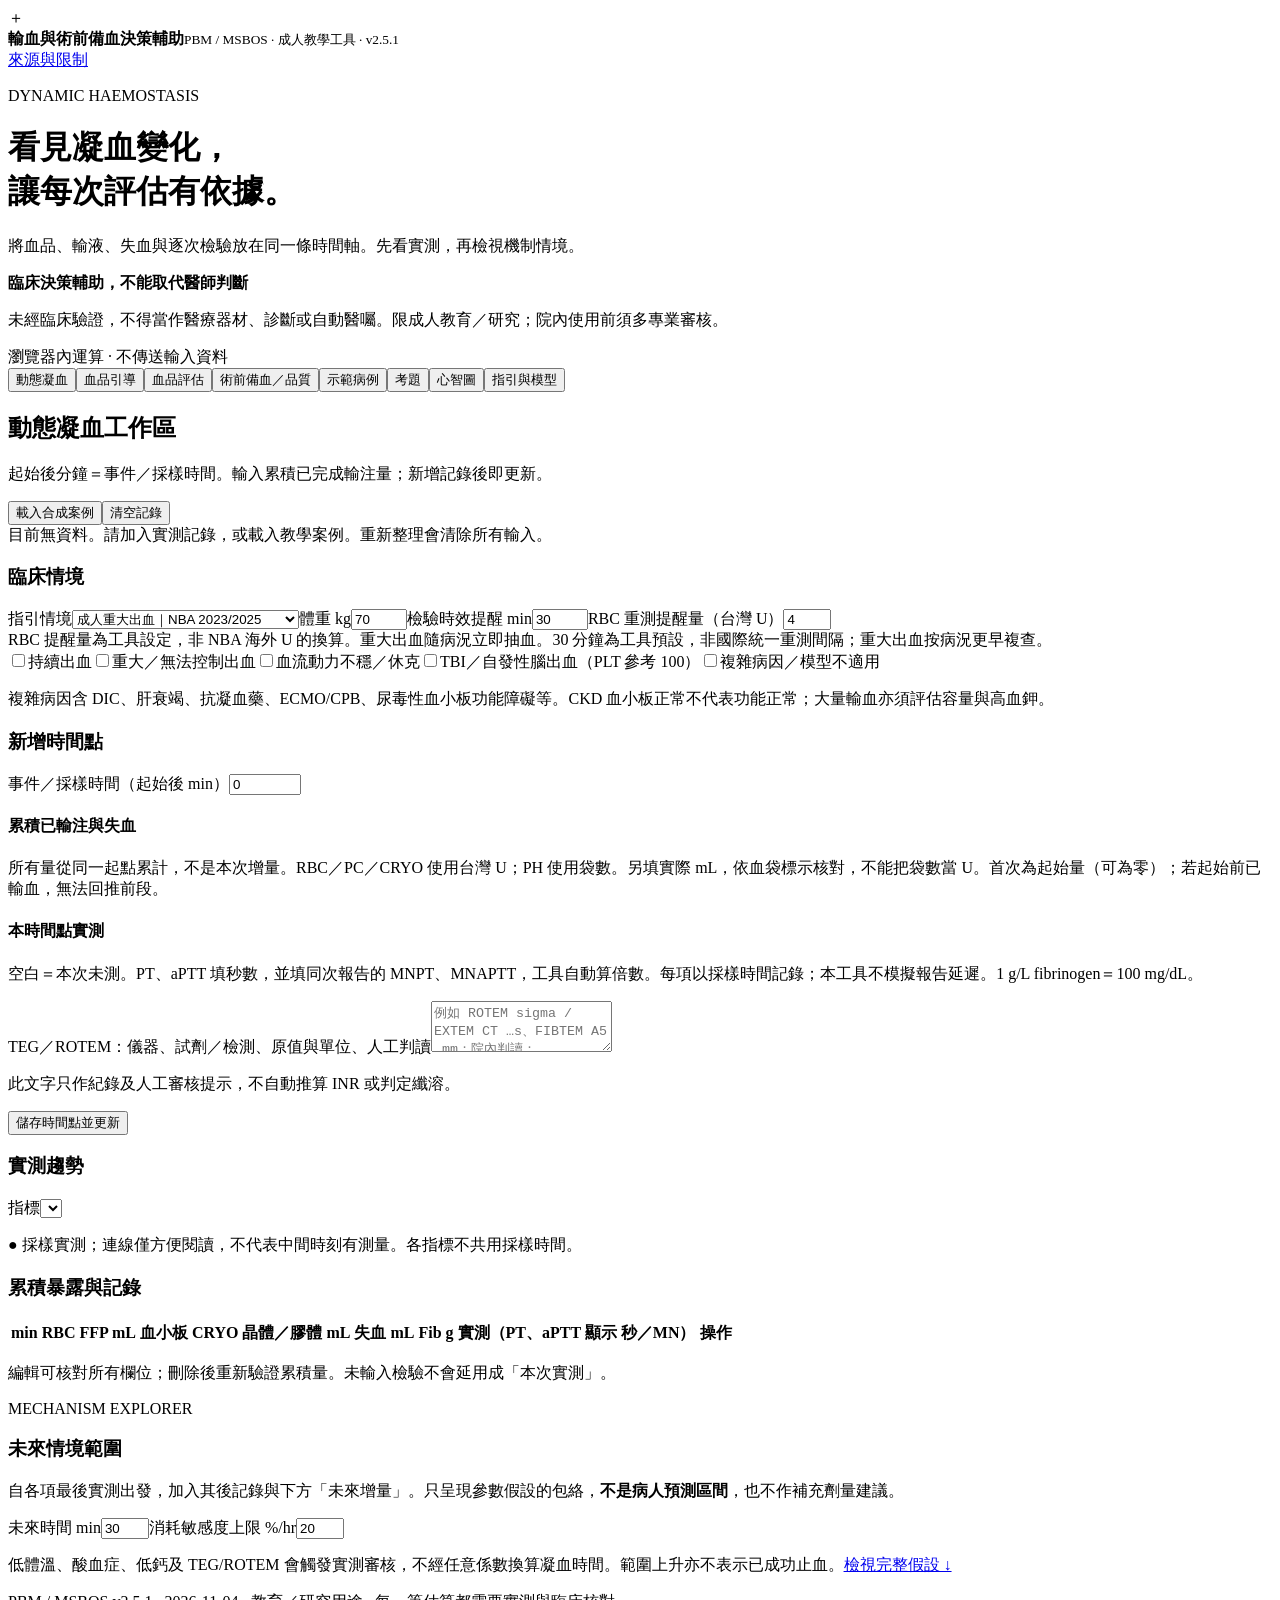
<file: src/template.html>
<!doctype html><html lang="zh-Hant"><head><meta charset="utf-8"><meta name="viewport" content="width=device-width,initial-scale=1"><meta name="referrer" content="no-referrer"><meta name="description" content="成人輸血與術前備血教學，實測凝血趨勢與具明確假設的情境模擬。"><title>輸血與術前備血決策輔助｜動態凝血</title><link rel="icon" href="data:image/svg+xml,%3Csvg xmlns='http://www.w3.org/2000/svg' viewBox='0 0 32 32'%3E%3Crect width='32' height='32' rx='7' fill='%23007b83'/%3E%3Cpath d='M13 7h6v6h6v6h-6v6h-6v-6H7v-6h6z' fill='%23fff'/%3E%3C/svg%3E"><style>/*STYLE*/</style></head><body>
<header><div class="brand"><span class="cross">＋</span><div><strong>輸血與術前備血決策輔助</strong><small>PBM / MSBOS · 成人教學工具 · v2.5.1</small></div></div><a href="#sources">來源與限制</a></header>
<main><div class="intro"><div><p class="eyebrow">DYNAMIC HAEMOSTASIS</p><h1>看見凝血變化，<br>讓每次評估有依據。</h1><p>將血品、輸液、失血與逐次檢驗放在同一條時間軸。先看實測，再檢視機制情境。</p></div><aside><b>臨床決策輔助，不能取代醫師判斷</b><p>未經臨床驗證，不得當作醫療器材、診斷或自動醫囑。限成人教育／研究；院內使用前須多專業審核。</p><span class="tag">瀏覽器內運算 · 不傳送輸入資料</span></aside></div>
<nav aria-label="功能"><button class="tab active" data-tab="dynamic">動態凝血</button><button class="tab" data-tab="guide">血品引導</button><button class="tab" data-tab="products">血品評估</button><button class="tab" data-tab="msbos">術前備血／品質</button><button class="tab" data-tab="cases">示範病例</button><button class="tab" data-tab="quiz">考題</button><button class="tab" data-tab="map">心智圖</button><button class="tab" data-tab="sources">指引與模型</button></nav>
<section id="dynamic" class="pane">
<div class="section-title"><div><h2>動態凝血工作區</h2><p>起始後分鐘＝事件／採樣時間。輸入累積已完成輸注量；新增記錄後即更新。</p></div><div class="actions"><button id="demo">載入合成案例</button><button id="clear" class="quiet">清空記錄</button></div></div>
<div id="mode" class="notice">目前無資料。請加入實測記錄，或載入教學案例。重新整理會清除所有輸入。</div>
<div class="panel"><h3>臨床情境</h3><div class="grid four"><label>指引情境<select id="context"><option value="nba">成人重大出血｜NBA 2023/2025</option><option value="trauma">創傷｜European 2023</option><option value="peri">一般術中出血｜Anaesthetists 2025</option><option value="obstetric">產科出血｜Anaesthetists 2025</option></select></label><label>體重 kg<input id="weight" type="number" value="70" min="40" max="150"></label><label>檢驗時效提醒 min<input id="stale" type="number" value="30" min="5" max="120"></label><label>RBC 重測提醒量（台灣 U）<input id="repeatTwU" type="number" value="4" min="1" max="20" step="1"></label><div class="hint">RBC 提醒量為工具設定，非 NBA 海外 U 的換算。重大出血隨病況立即抽血。30 分鐘為工具預設，非國際統一重測間隔；重大出血按病況更早複查。</div></div><div class="checks"><label><input id="active" type="checkbox">持續出血</label><label><input id="major" type="checkbox">重大／無法控制出血</label><label><input id="shock" type="checkbox">血流動力不穩／休克</label><label><input id="tbi" type="checkbox">TBI／自發性腦出血（PLT 參考 100）</label><label><input id="complex" type="checkbox">複雜病因／模型不適用</label></div><p class="hint">複雜病因含 DIC、肝衰竭、抗凝血藥、ECMO/CPB、尿毒性血小板功能障礙等。CKD 血小板正常不代表功能正常；大量輸血亦須評估容量與高血鉀。</p></div>
<div id="risk" role="status" aria-live="polite"></div>
<div class="workspace"><div><form id="recordForm" class="panel"><div class="section-title"><h3 id="formTitle">新增時間點</h3><button type="button" id="cancelEdit" hidden>取消編輯</button></div><label>事件／採樣時間（起始後 min）<input name="t" type="number" min="0" max="10080" value="0" required></label><h4>累積已輸注與失血</h4><p class="hint">所有量從同一起點累計，不是本次增量。RBC／PC／CRYO 使用台灣 U；PH 使用袋數。另填實際 mL，依血袋標示核對，不能把袋數當 U。首次為起始量（可為零）；若起始前已輸血，無法回推前段。</p><div id="exposureFields" class="grid two"></div><h4>本時間點實測</h4><p class="hint">空白＝本次未測。PT、aPTT 填秒數，並填同次報告的 MNPT、MNAPTT，工具自動算倍數。每項以採樣時間記錄；本工具不模擬報告延遲。1 g/L fibrinogen＝100 mg/dL。</p><div id="labFields" class="grid two"></div><label>TEG／ROTEM：儀器、試劑／檢測、原值與單位、人工判讀<textarea name="vem" rows="3" maxlength="1500" placeholder="例如 ROTEM sigma / EXTEM CT …s、FIBTEM A5 …mm；院內判讀：…"></textarea></label><p class="hint">此文字只作紀錄及人工審核提示，不自動推算 INR 或判定纖溶。</p><div id="formError" class="error" role="alert"></div><div id="formOk" class="ok" role="status"></div><button class="primary" type="submit">儲存時間點並更新</button></form></div>
<div class="right"><div class="panel"><div class="section-title"><h3>實測趨勢</h3><label>指標<select id="trendMetric"></select></label></div><div id="chart"></div><p class="hint">● 採樣實測；連線僅方便閱讀，不代表中間時刻有測量。各指標不共用採樣時間。</p><div id="latest" class="metrics"></div></div><div class="panel"><h3>累積暴露與記錄</h3><div id="totals" class="totals"></div><div class="scroll" tabindex="0" aria-label="時間序列表"><table><thead><tr><th>min</th><th>RBC</th><th>FFP mL</th><th>血小板</th><th>CRYO</th><th>晶體／膠體 mL</th><th>失血 mL</th><th>Fib g</th><th>實測（PT、aPTT 顯示 秒／MN）</th><th>操作</th></tr></thead><tbody id="history"></tbody></table></div><p class="hint">編輯可核對所有欄位；刪除後重新驗證累積量。未輸入檢驗不會延用成「本次實測」。</p></div>
<div class="panel scenario"><p class="eyebrow">MECHANISM EXPLORER</p><h3>未來情境範圍</h3><p>自各項最後實測出發，加入其後記錄與下方「未來增量」。只呈現參數假設的包絡，<b>不是病人預測區間</b>，也不作補充劑量建議。</p><div class="grid two"><label>未來時間 min<input id="horizon" type="number" min="0" max="60" value="30"></label><label>消耗敏感度上限 %/hr<input id="consume" type="number" min="0" max="50" value="20"></label></div><div id="planFields" class="grid two"></div><div id="simulation" aria-live="polite"></div><p class="hint">低體溫、酸血症、低鈣及 TEG/ROTEM 會觸發實測審核，不經任意係數換算凝血時間。範圍上升亦不表示已成功止血。<a href="#model">檢視完整假設 ↓</a></p></div></div></div>
</section>
<section id="guide" class="pane" hidden><h2>血品與備血引導</h2><p>依序選擇病人狀況、填入實測值與預計術式，結果會即時列出適合的血品、台灣規格的參考劑量與術前預備血量。</p><div class="notice danger"><b>參考劑量，不是醫囑</b>由醫師依病況決定，並依本院血庫規格與流程核定。重大出血不要等本頁，先啟動大量輸血流程。未經臨床驗證。</div><div class="guide-grid"><form id="guideForm" class="panel" autocomplete="off"><h3>1. 病人現在的狀況</h3><div class="g-states"><label><input type="radio" name="g-state" value="stable" checked>穩定、沒有出血</label><label><input type="radio" name="g-state" value="bleeding">持續出血</label><label><input type="radio" name="g-state" value="major">重大出血／休克</label></div><div class="grid two"><label>情境<select id="g-context"><option value="general">一般</option><option value="trauma">創傷</option><option value="obstetric">產科</option></select></label><label>體重 kg<input id="g-weight" type="number" min="30" max="200" step="any" value="60"></label></div><div data-g-show="stable" class="grid two"><label>RBC 情境<select id="g-rbcCase"><option value="general">一般穩定住院（Hb &lt;7）</option><option value="cardiac">心臟手術（Hb &lt;7.5）</option><option value="cvd">骨科手術／心血管病（Hb &lt;8）</option><option value="ami">急性心肌梗塞（Hb &lt;10，條件性）</option></select></label><label>接下來的處置（血小板參考值）<select id="g-platProc"><option value="none">沒有處置，預防出血（&lt;10）</option><option value="marrow">造血功能不足（&lt;20）</option><option value="line">中心靜脈導管、骨髓切片（&lt;20）</option><option value="lp">腰椎穿刺（&lt;40）</option><option value="major">大手術（&lt;50）</option><option value="epidural">硬膜外導管（&lt;80）</option><option value="neuro">中樞神經、眼球手術（&lt;100）</option></select></label></div><div class="checks"><label data-g-show="stable"><input id="g-symptoms" type="checkbox">貧血症狀或缺血</label><label data-g-show="stable"><input id="g-invasive" type="checkbox">將接受侵襲性處置</label><label data-g-show="bleeding"><input id="g-hemo" type="checkbox">血壓脈搏改變，或失血 &gt;15%</label><label data-g-show="bleeding"><input id="g-neuro" type="checkbox">腦、肺、眼出血或 TBI</label><label data-g-show="bleeding"><input id="g-pltFn" type="checkbox">血小板功能異常</label><label><input id="g-warfarin" type="checkbox">使用 warfarin</label><label><input id="g-liver" type="checkbox">肝病</label><label><input id="g-ttpHit" type="checkbox">TTP／HIT</label><label><input id="g-itp" type="checkbox">ITP</label><label><input id="g-taco" type="checkbox">循環超載風險</label><label><input id="g-complex" type="checkbox">其他複雜病因（DIC、ECMO 等）</label></div><h3>2. 最新實測值</h3><p class="hint">留白表示未測，不會當成正常。</p><div class="actions g-actions"><button type="button" id="guideLoad">帶入動態工作區最新值</button><button type="button" id="guideClear" class="quiet">清空</button></div><p id="guideLoadMsg" class="hint" role="status"></p><div class="grid two"><label>Hb g/dL<input id="g-hb" type="number" step="any" min="0" max="30"></label><label>血小板 ×10⁹/L<input id="g-plt" type="number" step="any" min="0" max="2000"></label><label>Fibrinogen g/L<input id="g-fib" type="number" step="any" min="0" max="20"></label><label>INR<input id="g-inr" type="number" step="any" min="0" max="30"></label><label>PT 秒<input id="g-pt" type="number" step="any" min="0" max="300"></label><label>MNPT 秒<input id="g-mnpt" type="number" step="any" min="0" max="100"></label><label>aPTT 秒<input id="g-aptt" type="number" step="any" min="0" max="500"></label><label>MNAPTT 秒<input id="g-mnaptt" type="number" step="any" min="0" max="200"></label><label>iCa mmol/L<input id="g-ica" type="number" step="any" min="0" max="3"></label></div><p id="g-ratio" class="g-ratio" role="status"></p><p class="hint">倍數＝秒數 ÷ 同一份報告的 MNPT 或 MNAPTT，由工具計算。NBA 原文以參考值上限（ULN）為分母；MN 較低，判讀會比 ULN 早提示。</p><h3>3. 預計接受的術式</h3><label>術式<select id="g-surgery"><option value="">沒有手術／尚未決定</option></select></label><div class="checks"><label><input id="g-antibody" type="checkbox">不規則抗體／配血困難</label><label><input id="g-remoteBank" type="checkbox">血品無法快速取得</label><label><input id="g-redo" type="checkbox">再次手術／預期沾黏</label></div></form><div class="guide-out"><h3>血品建議</h3><div id="guideBanners"></div><div id="guideResult" aria-live="polite"></div><h3>術前預備血量</h3><div id="guidePrep" aria-live="polite"></div></div></div></section><section id="products" class="pane" hidden><h2>血品評估與再評估</h2><p>沿用動態工作區的最新實測與臨床情境。重大出血期間 Hb 可延遲反映失血，不能套穩定病人單一閾值。</p><div class="panel" id="taiwanProducts"><h3>台灣血品規格與單位核對</h3><p>血袋標示與本院血庫資料優先。下列是國內院所公開資料的規格參考，非每袋固定體積或全國統一包裝。查核：2026-11-03。</p><div class="scroll"><table><thead><tr><th>血品</th><th>台灣計量與參考規格</th><th>網站使用方式</th></tr></thead><tbody><tr><td>紅血球濃厚液／減白 RBC</td><td>常規 1 U 以 250 mL 全血製備；減白成品體積參考約 110–185 mL/U。袋標可能為 1 U 或 2 U。</td><td>輸入台灣 U，另記實際輸注 mL；不預設 280 mL/U。</td></tr><tr><td>新鮮冷凍血漿 FFP</td><td>參考 1 U 約 80–140 mL；2 U 約 170–250 mL，依袋標。</td><td>模型採實際 mL；不能一律把一袋視為 1 U 或 250 mL。</td></tr><tr><td>分離術血小板 PH／減白 PH</td><td>1 袋參考約 200–300 mL、約 3×10¹¹ 血小板。</td><td>記袋數與合計實際 mL；PH 1 袋不等於傳統 PC 1 U。</td></tr><tr><td>傳統血小板濃厚液 PC</td><td>1 U 由 250 mL 全血製備；參考約 30–40 mL，含 &gt;2.75×10¹⁰ 血小板。供應需洽血庫。</td><td>另記台灣 U，不硬設 12 U PC＝每袋 PH 的精確含量。</td></tr><tr><td>冷凍沉澱品 CRYO</td><td>參考 2 U 約 20–30 mL；纖維蛋白原有最低含量規格，並非每 U 固定含量。</td><td>分別記台灣 U、實際 mL、血庫核對之 fibrinogen g；不能用最低含量推定實際補充量。</td></tr></tbody></table></div><p class="hint">規格來源：<a href="https://wd.vghtpe.gov.tw/manage/upload/cabfile/f_20230104093058480.pdf" target="_blank" rel="noopener">臺北榮總血液成分使用準則（111-11-24 核定，頁1–2）</a>；<a href="https://www.cych.org.tw/lab/14_%E8%A1%80%E5%BA%AB%E4%BD%9C%E6%A5%AD/bloodbank_FAQ.htm" target="_blank" rel="noopener">嘉基血庫血液成分資料</a>。日期較早的資料僅作產品參考，不作目前國際適應症來源。</p><h4>袋標換算小工具</h4><p class="hint">依手上同規格血袋標示填寫，不預設每袋單位或體積；不同規格須分批計算。結果僅供核對，不會自動填入已完成輸注量。</p><div class="grid three"><label>袋數<input id="twBags" type="number" min="0" step="1"></label><label>袋標：台灣 U／袋<input id="twUnitsPerBag" type="number" min="0" step="any"></label><label>袋標：mL／袋<input id="twMlPerBag" type="number" min="0" step="any"></label></div><div id="twConversion" class="notice" aria-live="polite">請填袋數、每袋台灣 U 及每袋 mL。</div></div><div class="panel"><label>穩定成人 RBC 情境<select id="rbcContext"><option value="general">一般穩定住院成人（Hb &lt;7）</option><option value="cardiac">心臟手術（可採 &lt;7.5）</option><option value="cvd">骨科手術／既有心血管病（可採 &lt;8）</option><option value="ami">急性心肌梗塞（2025 條件性 &lt;10）</option></select></label><div id="rbcResult" class="notice"></div><div id="productSignals"></div><h3>人工確認清單</h3><ul><li>先找出血源並止血，核對病人、血型／不規則抗體、相容性與輸注反應。</li><li>凝血因子不足評估 FFP；低 fibrinogen 評估冷沉澱／濃縮製劑；低血小板或功能障礙需依病因判斷。不能只追求 INR 正常。</li><li>MTP 依本院包組與血品規格啟動；取得檢驗後依止血效果及目標導向調整，不由此模型自動開立。</li><li>補充後重測 CBC、PT/INR、aPTT、fibrinogen、iCa／血氣、核心體溫；需要時由受訓人員判讀 TEG/ROTEM。</li><li>CKD／心衰竭須評估 TACO、高血鉀與速率；腎移植候選者須衡量致敏風險，但不能因此延誤救命輸血。</li></ul><p>依病人狀況選血品與劑量，請用「血品引導」分頁。血品增量與袋數依產品及持續消耗而異。台灣 RBC 1 U 不等同美國常用 1 U，不能保證增加 Hb 1 g/dL。PH 1 袋不等同 PC 1 U；產品含量與規格依本院血庫及袋標確認。</p></div></section>
<section id="msbos" class="pane" hidden><h2>術前備血與品質工作表</h2><div class="notice danger"><b>建議值是本工具綜整，不是權威機構建議</b>查無國際權威機構公布通用的術式備血量；下表 8 份皆為單一醫院或醫療體系的表。建議值未經院內資料驗證，須由輸血委員會核定後才能使用，不是醫囑。</div><div class="panel"><div class="section-title"><h3>術式備血比對與建議</h3><span id="schedCount" class="hint" role="status"></span></div><div class="grid two"><label>搜尋術式（中英文）<input id="schedQuery" type="search" placeholder="例如 全膝、Whipple、CABG"></label><label>科別<select id="schedCat"><option value="">全部科別</option></select></label></div><div class="scroll sched" tabindex="0" aria-label="術式備血比對表"><table><thead><tr><th>術式</th><th>建議（台灣 U）</th><th>Hopkins 2025</th><th>UPMC 2022</th><th>Toledo 2026</th><th>N Bristol 2018</th><th>Worcs 2024</th><th>HTAA 2025</th><th>ISBT 範例</th><th>UKMMC 2019</th><th>操作</th></tr></thead><tbody id="schedBody"></tbody></table></div><p class="hint"><b>建議值規則：</b>取有列該術式之來源的中位數，T&amp;S 與「無」算 0、範圍取中點；中位數為 0 建議 T&amp;S，否則進位成整袋後換算台灣 U；少於 3 份來源不給值。各來源權重相同，未加權；英國與馬來西亞各有 2 份。<b>來源欄為原表單位</b>（海外 U 或 pint），視為一次 450–500 mL 捐血，約等於台灣一袋 2 U。此換算為工具假設，只用於本欄比較；實際開單依本院血袋規格與血庫。「無」表示不例行備血，不代表不可能輸血；英國兩院的 G&amp;S 仰賴快速發血流程。</p><p class="hint"><b>使用限制：</b>T&amp;S 建議的前提是抗體篩檢陰性且血品能很快取得，做不到的院區應提高備血。抗體陽性、術前貧血、抗血栓藥物、再次手術或腔鏡轉開腹須個別評估。限成人擇期手術；術式由本工具依名稱配對，各表分類不完全相同，例如 Hopkins 的 Open hip 對應再置換、脊椎融合骨科 4 U、神經外科 2 U。腔鏡或機器手臂版本常低於上表。緊急失血依大量輸血流程，不依此表。</p><ul class="hint"><li><a href="https://anesthesiology.hopkinsmedicine.org/wp-content/uploads/2025/04/Blood-Order-Schedule-Adult-4-10-25.pdf" target="_blank" rel="noopener">Johns Hopkins 成人 Surgical Blood Order Schedule（2025-04-08 更新）</a>，方法見 <a href="https://pmc.ncbi.nlm.nih.gov/articles/PMC4165815/" target="_blank" rel="noopener">Frank 2014</a>。</li><li><a href="https://dam.upmc.com/-/media/upmc/services/south-central-pa/surgery/blood-usage-schedule.pdf?la=en&amp;rev=745bd8bc97b74678ae08e5288a4d4dc7&amp;hash=A7BE524E5D3FF616D438F07B4279723F" target="_blank" rel="noopener">UPMC 賓州中南區</a>（2022 年用血資料；≤5% 不備、5–25% T&amp;S、&gt;25% 配血中位數）。</li><li><a href="https://www.utoledo.edu/policies/utmc/bloodbank/pdfs/3364-108-308.pdf" target="_blank" rel="noopener">University of Toledo Medical Center</a>（2026-07 生效）。</li><li><a href="https://www.nbt.nhs.uk/sites/default/files/%E2%80%8BMaximum%20Surgical%20Blood%20Ordering%20Schedule.pdf" target="_blank" rel="noopener">North Bristol NHS Trust</a>（2018；2020 已到複審期）、<a href="https://apps.worcsacute.nhs.uk/KeyDocumentPortal/Home/DownloadFile/1585" target="_blank" rel="noopener">Worcestershire Acute Hospitals</a>（2024-09 核定）。</li><li><a href="https://portal.appshtaa.moh.gov.my/images/ProfilJabatan/Transfusi/Penerbitan/MSBOS_HTAA.pdf" target="_blank" rel="noopener">馬來西亞 HTAA 第二版（2025）</a>、<a href="https://hctm.ukm.my/makmal/wp-content/uploads/2020/10/2-MSBOS-ed.5.pdf" target="_blank" rel="noopener">UKMMC 第 5 版（2019）</a>：皆為單一醫院，後者修訂自該國國家血液中心指引。</li><li><a href="https://www.isbtweb.org/resource/en-2015-maximal-surgical-blood-ordering-schedule-msbos-pdf.html" target="_blank" rel="noopener">ISBT 網站收錄文件（2015 上架）</a>：教材附錄的單院範例，不是 ISBT 建議。</li></ul></div><details class="panel records"><summary><h3>來源原文查詢（Hopkins、HTAA 共 68 筆）</h3></summary><div class="grid two"><label>術式／關鍵字<input id="surgerySearch" placeholder="例如 腎、瘻管、AVF、TURP、剖腹產"></label><label>科別<select id="specialtyFilter"><option value="">全部科別</option></select></label></div><p class="hint">N／No Sample：該院不例行採檢，不代表不可能輸血；T/S、GSH：血型及抗體篩檢；T/C：交叉配血。本查詢表海外 U、pint／pints 均保留原文，不換算本院 RBC U。部分術式在不同科別／院所有不同方案，請核對來源分類。</p><p id="surgeryCount" role="status"></p><div class="scroll" tabindex="0" aria-label="術式備血參考表" style="max-height:540px"><table><thead><tr><th>科別</th><th>術式</th><th>台灣備血狀態／來源對照</th><th>來源／版本／位置</th><th>選取</th></tr></thead><tbody id="surgeryRows"></tbody></table></div></details><div class="panel"><h3>備血核對</h3><div id="referenceResult" class="notice" aria-live="polite">請從上方表格帶入術式；帶入後仍需另外填寫本院核定備血方案。</div><div class="grid two"><label>術式（不輸入病人身分）<input id="surgery" maxlength="100" placeholder="填寫術式"></label><label>本院核定備血類別<select id="prep"><option value="">尚未核定／待血庫確認</option><option>N：不例行備血</option><option>T&amp;S：血型與抗體篩檢</option><option>T&amp;C：交叉配血</option></select></label><label>本院核定 RBC 備血（台灣 U）<input id="prepUnits" type="number" min="0" max="30" step="1"></label></div><div class="checks"><label><input id="antibody" type="checkbox">不規則抗體／配血困難</label><label><input id="anemia" type="checkbox">貧血／出血風險升高</label></div><div id="prepResult" class="notice"></div><p>手術急迫性、手術醫師預估失血、既有 Hb、血品到位時間及可用血庫資源均須個別評估。N 不等於任何情況都不用輸血。</p></div><form id="qualityForm" class="panel"><h3>同術式、同期間、同族群的用血品質</h3><div class="grid four"><label>手術總人次<input name="cases" type="number" min="0" step="1" required></label><label>交叉配血人次<input name="xm" type="number" min="0" step="1" required></label><label>受血人次<input name="recipients" type="number" min="0" step="1" required></label><label>交叉配血 RBC 台灣 U<input name="cross" type="number" min="0" step="1" required></label><label>實際輸注 RBC 台灣 U<input name="used" type="number" min="0" step="1" required></label></div><button type="submit">計算品質指標</button><div id="qualityResult" role="status"></div><p class="hint">C:T＝配血 U／輸注 U；TP＝受血人次／配血人次；TI＝輸注 U／配血人次（Mead 定義，分母不是手術人次）；利用率＝輸注／配血 U。TI 海外參考 ≥0.5 以海外 U 計，台灣 U 約加倍（工具假設）。常用參考與 1.5×TI 見 <a href="https://pmc.ncbi.nlm.nih.gov/articles/PMC13712241/" target="_blank" rel="noopener">Cureus 2026</a>、<a href="https://pmc.ncbi.nlm.nih.gov/articles/PMC12614691/" target="_blank" rel="noopener">Asian J Transfus Sci 2025</a>，兩者皆為引用原準則的單中心研究，參考值略有差異；紅框僅表示未達常用參考，案例數少時不穩定。急用未交叉配血輸注不應混入此分母，需另案分析。</p></form></section>
<section id="cases" class="pane" hidden><h2>示範病例</h2><p>8 例依「看狀況、選血品、算劑量、定預備血量」設計。先自己想該給什麼、給多少，再展開分析；「帶入血品引導」會把數值填入引導分頁核對。人物與數值皆為教學虛構。</p><div id="caseList"></div></section><section id="quiz" class="pane" hidden><h2>考題</h2><p>基礎 10 題、高階 10 題，選答後立即顯示解析。作答只留在此分頁，不會儲存。</p><div class="quiz-bar"><div class="actions"><button type="button" data-level="all">全部 20</button><button type="button" data-level="basic">基礎 10</button><button type="button" data-level="adv">高階 10</button><button type="button" id="quizReset" class="quiet">重新作答</button></div><span id="quizScore" role="status"></span></div><div id="quizList"></div></section><section id="map" class="pane" hidden><h2>心智圖</h2><div class="mm-top"><p class="mm-root">輸血與術前備血</p><button type="button" id="mapToggle">全部收合</button></div><div id="mapTree" class="mm-tree"></div><div class="panel"><h3>教學內容來源</h3><ul id="teachSources" class="hint"></ul><p class="hint">教學內容不是醫囑；標籤為依據來源的簡稱，Tool 表示本工具的設定。</p></div></section><section id="sources" class="pane" hidden><h2>指引、閾值與模型邊界</h2><p>文獻查核日期：2026-11-03；NBA 閾值對照 <a href="https://app.magicapp.org/#/guideline/Evqmmn" target="_blank" rel="noopener">MAGICapp v2.0 全文</a>。這是可審核的教學規則，非全面涵蓋所有疾病、用藥及輸血適應症。</p>
<div class="panel"><h3>情境與來源對照</h3><div class="scroll"><table><thead><tr><th>來源</th><th>本版採用</th><th>限制</th></tr></thead><tbody><tr><td><a href="https://www.blood.gov.au/patient-blood-management-guideline-adults-critical-bleeding" target="_blank" rel="noopener">NBA 成人重大出血 2023／2025 更新</a></td><td>R1–2、GPS2：重複監測；fibrinogen &lt;2.0、INR &gt;1.5、PT/aPTT &gt;1.5×ULN、iCa &lt;1、pH &lt;7.2、BE &lt;–6、乳酸 &gt;4、核心溫度 &lt;35；按海外原規格考慮每 4 U RBC 重測。本版不直接套成台灣 4 U；台灣工作區使用可調的工具提醒量。</td><td>警戒值不是一律輸注門檻。GPS2 未列血小板閾值；NBA 情境的 PLT 50 取自 Association of Anaesthetists 2025，MHP 範本尚未核對。官方頁面現標示修訂審查中；2025 更新含 cryo 規格。</td></tr><tr><td><a href="https://link.springer.com/article/10.1186/s13054-023-04327-7" target="_blank" rel="noopener">European trauma 第六版 2023</a></td><td>R11/26–31：目標導向；重大出血且 fibrinogen ≤1.5 或功能不足評估補充；持續出血 PLT 目標 &gt;50，TBI &gt;100；iCa 維持正常（約 1.1–1.3）。</td><td>創傷情境。PT/aPTT &gt;1.5×正常值；本工具以同次報告的 MNPT、MNAPTT 計算倍數。iCa &lt;0.9 特別危急，不能等到此值才處理。</td></tr><tr><td><a href="https://associationofanaesthetists-publications.onlinelibrary.wiley.com/doi/10.1111/anae.16542" target="_blank" rel="noopener">Association of Anaesthetists 2025</a></td><td>重大出血時：INR &gt;1.5、fibrinogen &lt;1.5（產科 &lt;2.0）、PLT &lt;50（產科 &lt;75）為血品評估參考；TBI、多發創傷或自發性腦出血維持 PLT &gt;100；iCa 目標 &gt;1.0。</td><td>需配合出血與重複檢驗；不可延伸為無出血者之常規預防輸血。</td></tr></tbody></table></div><p>固定比例 MTP 的袋數／成人 platelet 劑量在各國定義不同；本版不自動換算或裁定比例是否足夠。取得實測後依本院方案調整。</p><p><a href="https://www.isbtweb.org/resource/red-blood-cell-transfusion-2023-aabb-international-guidelines.html" target="_blank" rel="noopener">AABB 2023 RBC 指引</a>用於穩定成人；<a href="https://www.aabb.org/news-resources/news/article/2025/08/20/expert-panel-recommends-liberal-transfusion-strategy-for-hospitalized-patients-with-ami" target="_blank" rel="noopener">AABB 2025 AMI</a>為條件性、低確定性建議，需個別權衡。</p><p><a href="https://www.isth.org/page/Published_Guidance" target="_blank" rel="noopener">ISTH 2026 factor concentrates guidance</a>（doi:10.1016/j.jtha.2026.07.030）已在官方清單確認；全文存取受限，未據此新增劑量或宣稱完整符合。台灣仿單、給付與院內 MTP 均待另行核定。</p></div>
<div class="panel" id="model"><h3>情境模型：機制與未驗證假設</h3><p>本版刻意不用風險分數、事件機率、精確凝血時間或經驗證之名義。每項最後採樣值各自重新錨定，逐區間運算；未來欄位為增量，歷史欄位為累積量。尚未重測的舊值仍標示原時間。</p><ul><li>估計血容量 V＝體重 × 0.06–0.08 L/kg；Hct 假設 0.35–0.45，血漿容積 PV＝V×(1−Hct)。不適用妊娠血容量、極端體型、兒童或大量血容量變化的精確推估。</li><li>區間有效輸入 I＝RBC 實際 L＋FFP 實際 L＋血小板合計實際 L＋CRYO 實際 L＋晶體液 L×0.15–0.40＋膠體液 L。已移除固定 RBC 280 mL/U 與 PH 250 mL/袋假設；缺必要體積時停止外推。膠體液僅作容量近似，未描述直接凝血效應。</li><li>稀釋因子 D＝exp(−min(失血 L,I)/V)×V/[V＋max(0,I−失血 L)]。維持固定參考血容量、均勻混合及近似等容置換；失血而無補液不直接降低濃度，但絕不表示無休克。</li><li>下一值＝前值×D×(1−c)<sup>區間小時</sup>＋假設補充增量。c 範圍 0 至所選上限（預設 20%/hr、可調 0–50），是敏感度假設，不是測得消耗率。</li><li>PLT 增量＝PH 袋數×15–45 ×10⁹/L×70/體重；fibrinogen 增量＝(FFP L×1.5–3 g/L＋實際已補充 fibrinogen g)×0.4–1.0/PV。僅粗略表達回收率差異。PH 每袋以國內常見約 3×10¹¹ 血小板為參考，非保證增量；PC 不自動視為 PH。CRYO 另記台灣 U 與實際 mL，且必須由血庫核對實際纖維蛋白原 g；CRYO 與濃縮製劑 g 勿重複計入。傳統 PC 缺含量核對時停止數值外推。</li><li>補充視為區間末進入，先失血／稀釋後補充；無法刻畫區間內先後順序、尿量、分布、持續流失、免疫破壞、纖溶與內源生成。應將重要輸注與採樣拆成多個時間點。</li><li>枚舉 2⁵ 組參數角點顯示最小／最大，沒有分布校準或臨床驗證，不是 95% 區間，亦不保證包住真值。實際回收可為零，消耗可超出假設。</li><li>錨點後失血 ≥最低估計血容量、淨血管內容量偏差 &gt;30%V、錨點超過 120 min、體重不在 40–150 kg、選擇產科情境或勾選複雜病因：停止數值情境。這些停止條件亦是工具保守設定，非生理硬界線。</li></ul><p><b>PT/INR、aPTT、iCa、pH、體溫與 TEG/ROTEM 不作數值預測。</b>凝血時間與因子濃度非線性，檢驗可能在標準溫度、再鈣化條件下測得，不能充分反映低溫或低鈣在體內的影響。</p></div>
<div class="panel"><h3>備血文獻</h3><ul><li><a href="https://doi.org/10.1046/j.1537-2995.1976.16476247063.x" target="_blank" rel="noopener">Friedman BA et al. The maximum surgical blood order schedule and surgical blood use in the United States. Transfusion 1976</a>：MSBOS 的奠基文獻（已讀摘要）。</li><li><a href="https://www.aminer.org/pub/630dd93e90e50fcafd04f919/necessity-for-regular-updates-of-the-maximum-surgical-blood-order-schedule-msbos" target="_blank" rel="noopener">Kim et al. Necessity for regular updates of the MSBOS. Korean J Blood Transfus 2022;33:97</a>：96,040 例擇期手術，用血逐年變動，支持定期修訂（僅讀索引摘要）。</li><li><a href="https://doi.org/10.21203/rs.3.rs-9100305/v1" target="_blank" rel="noopener">Chang H et al. 2026（預印本，未經同儕審查）</a>：台灣單一醫學中心 2022 年初次全關節置換 232 人全數術前檢驗，464 U 配血，僅 4 人（1.72%）受血，C:T 58:1；CKD 4–5 期與受血相關（已讀摘要）。</li></ul></div><div class="panel"><h3>資料、審核與版本狀態</h3><p>不要求姓名、病歷號或身分資料；輸入僅留在此分頁記憶體，無上傳、分析追蹤或自動儲存。請勿輸入可識別病人資料。教學案例完全合成。關閉／重新整理即清除；公開程式庫不含臨床紀錄。</p><p>本版為原附件無法取得後的重建版本；術式表另依 2025 官方來源重建，逐筆保留來源與原規格。所有模型與規則需由血庫、麻醉、急診、相關主治醫師及輸血委員會審核；尚未進行前瞻性或回溯性臨床效度驗證。</p></div></section>
<footer>PBM / MSBOS v2.5.1 · 2026-11-04 · 教育／研究用途 · 每一筆估算都需要實測與臨床核對</footer></main><script>/*CORE*/</script><script>/*MSBOS*/</script><script>/*SCHEDULE*/</script><script>/*TEACH*/</script><script>/*GUIDE*/</script><script>/*APP*/</script></body></html>
</file>
